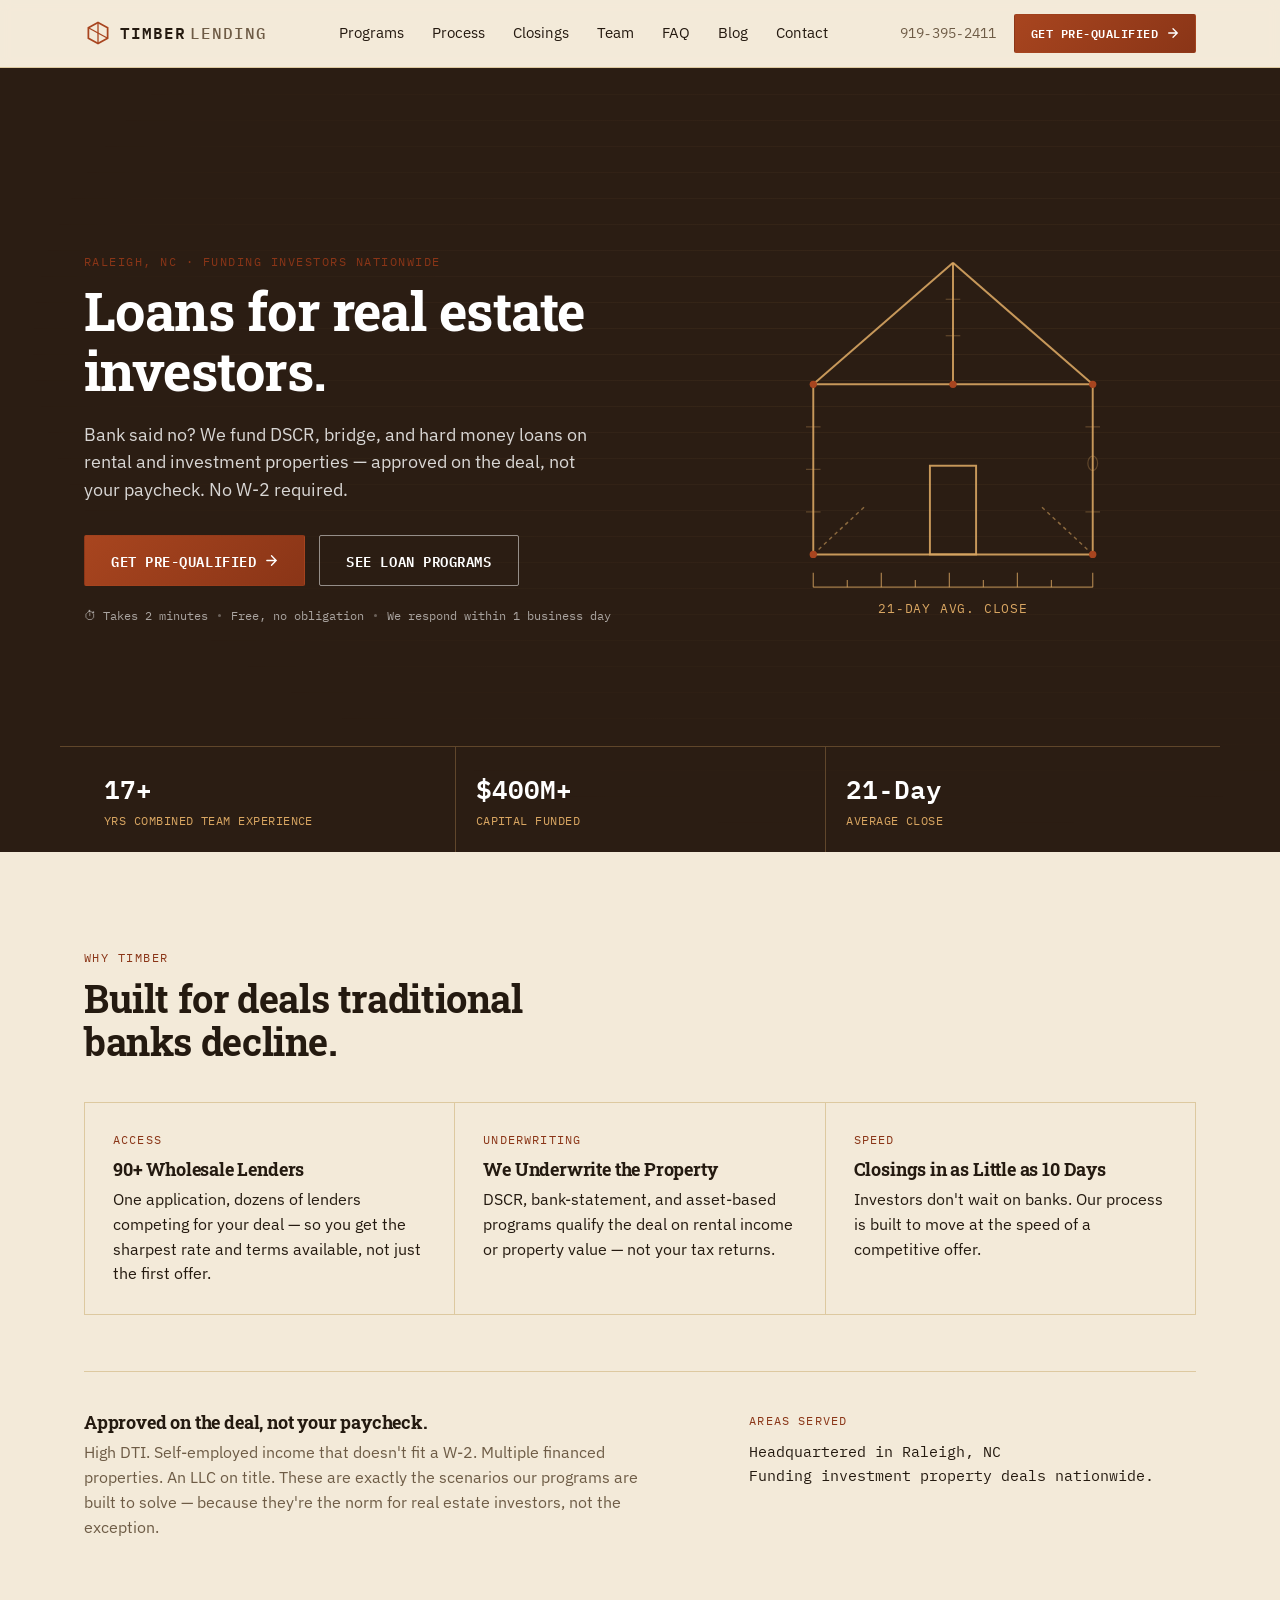
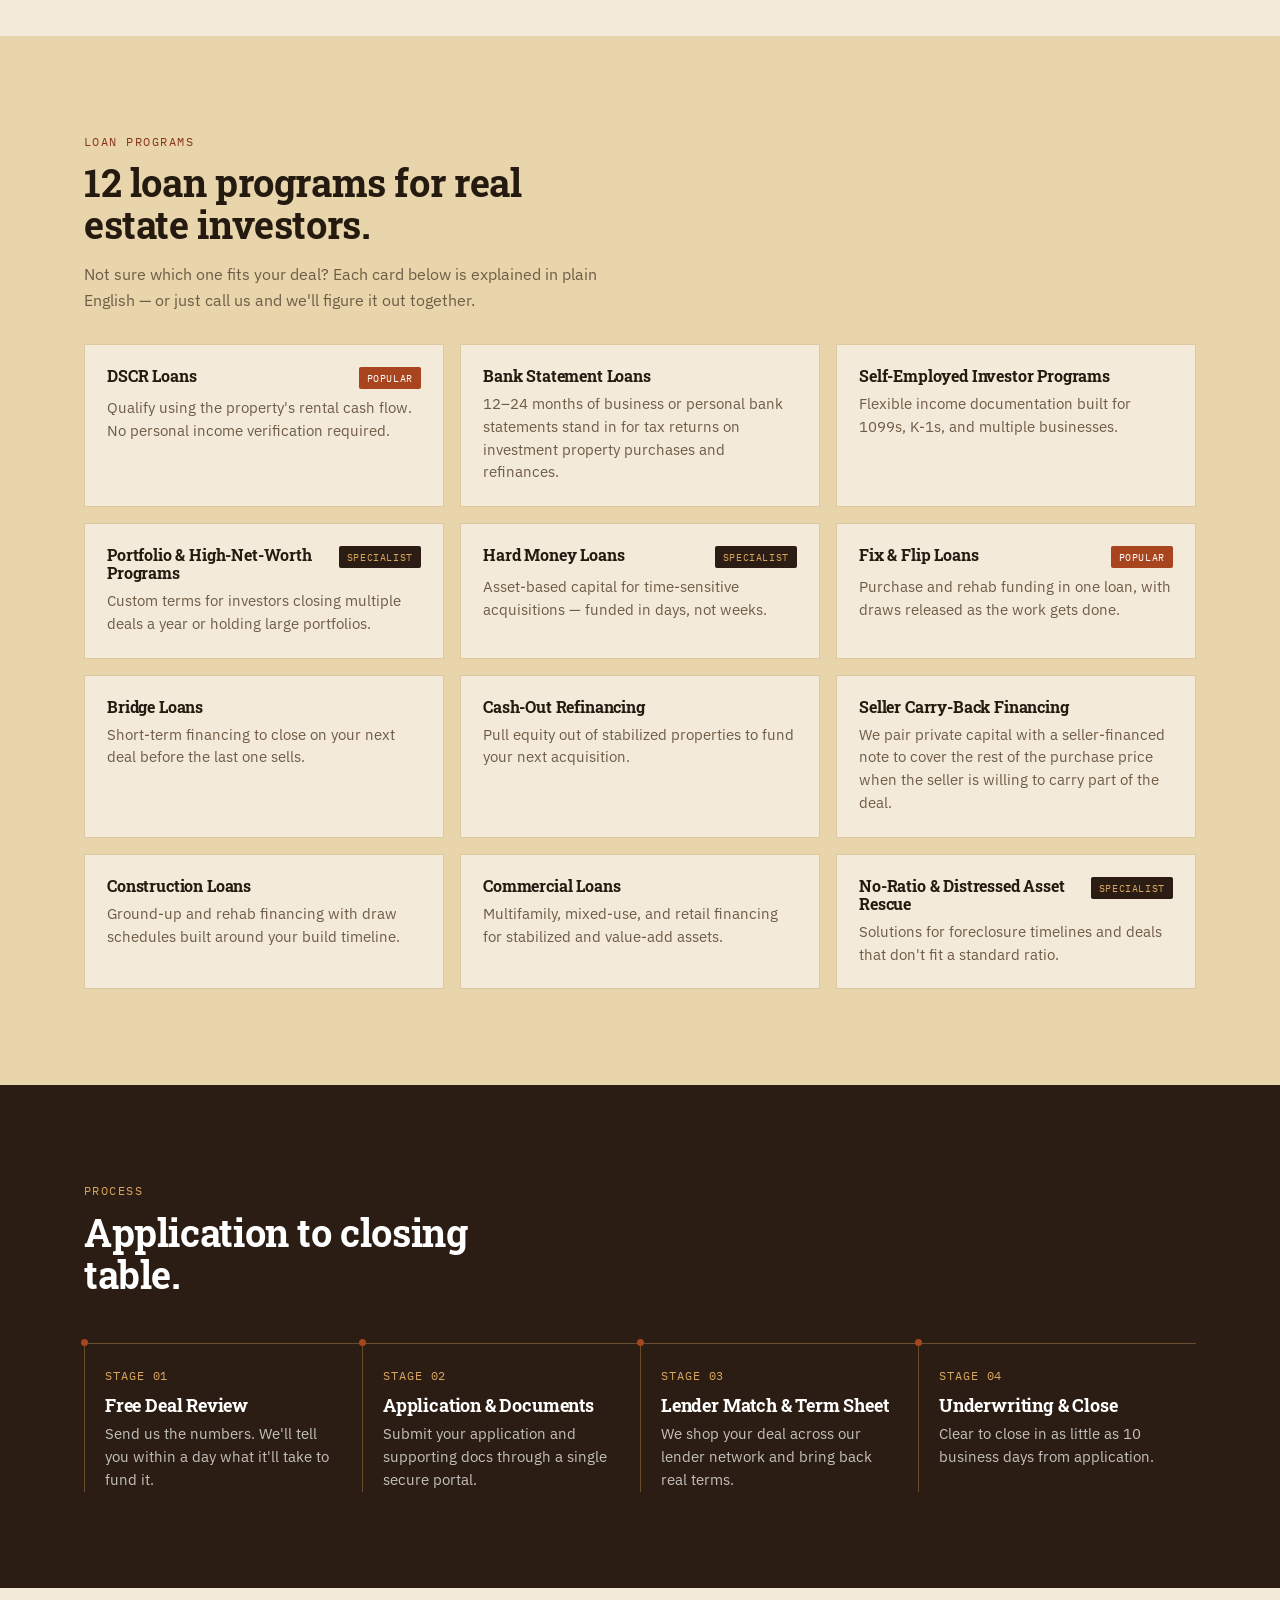
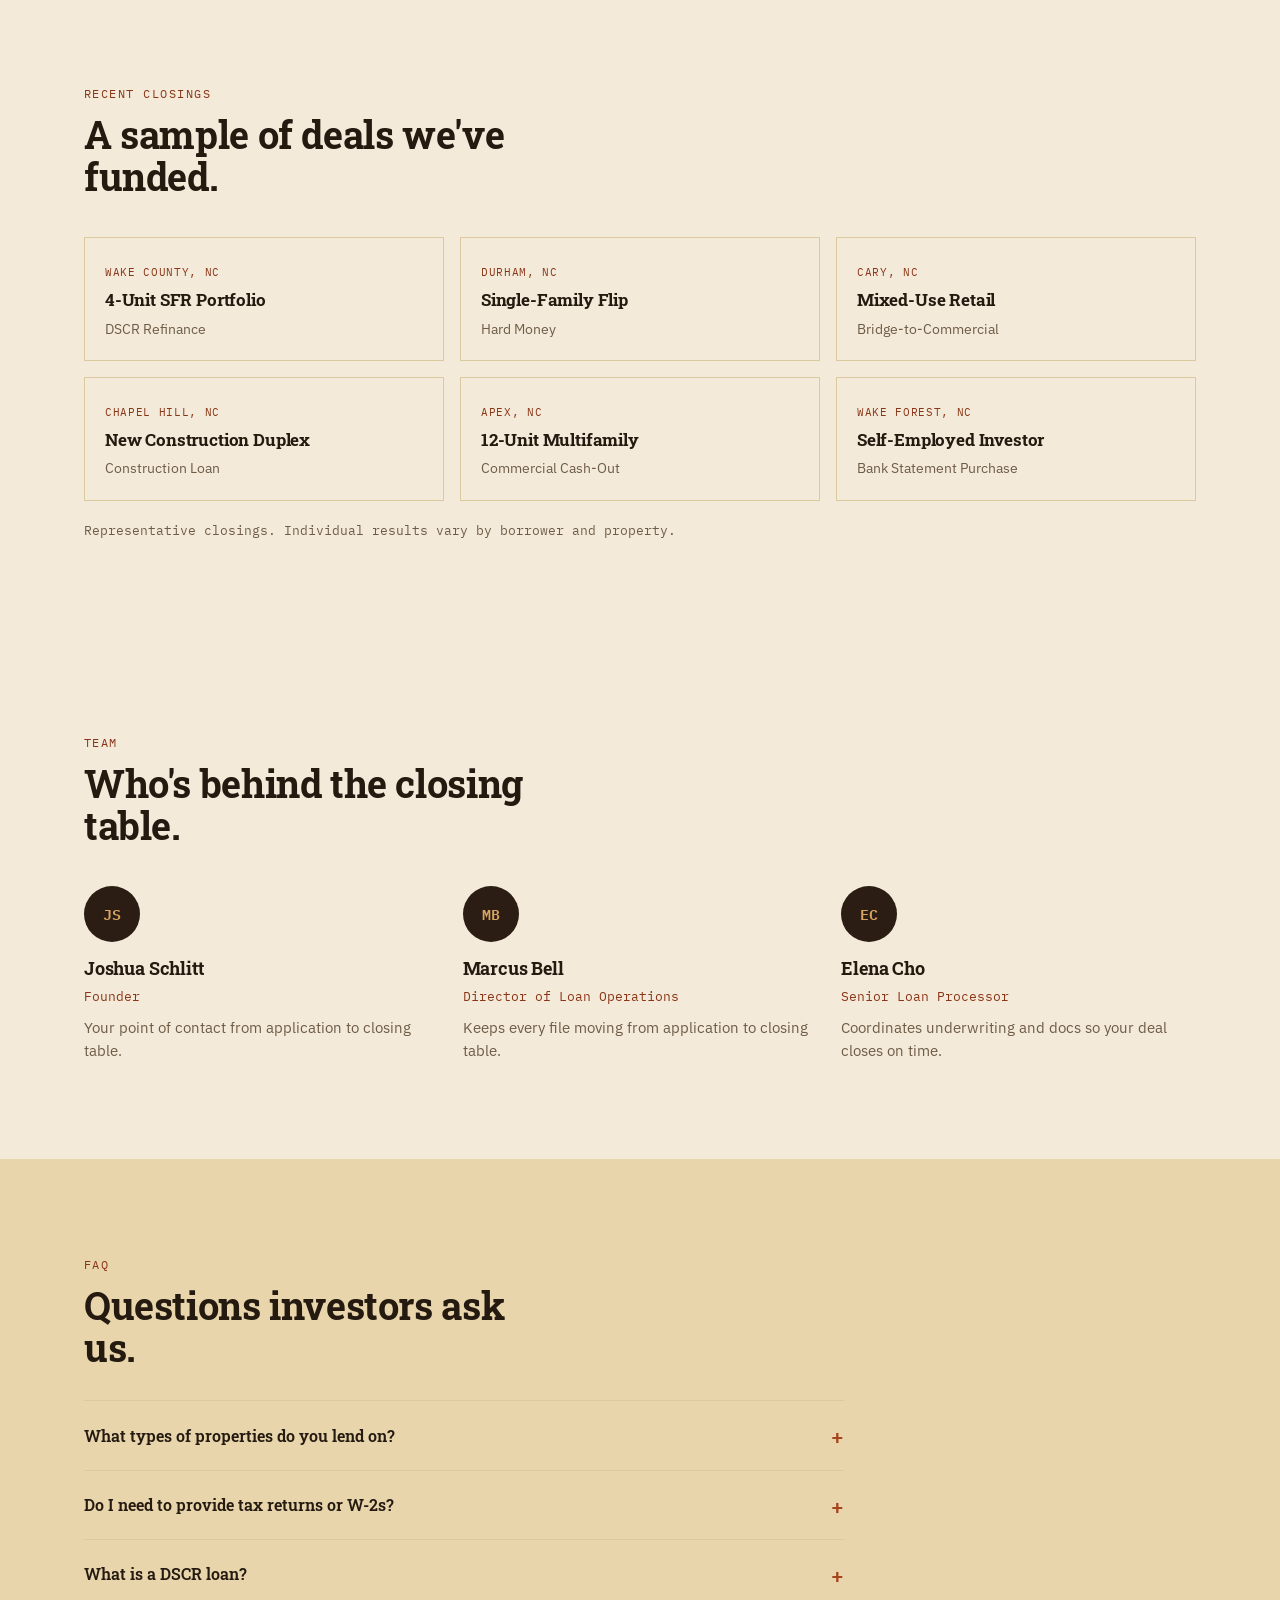
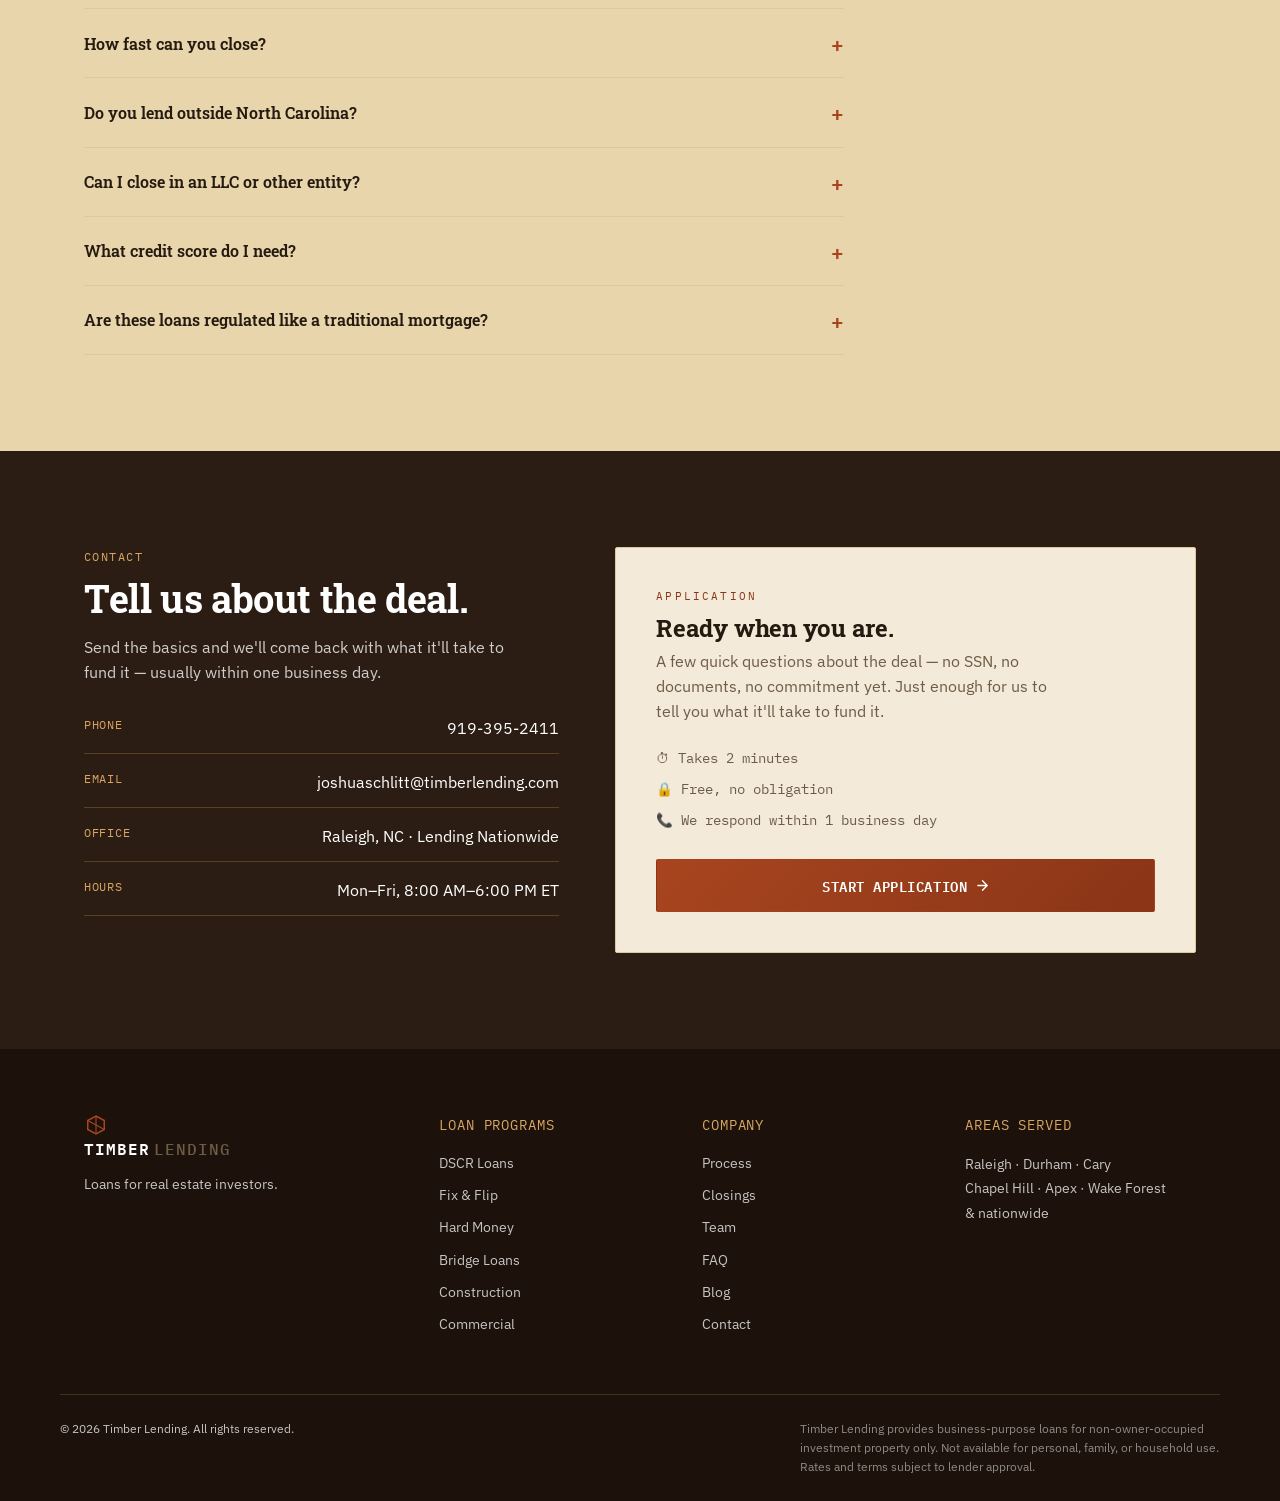
<file: index.html>
<!DOCTYPE html>
<html lang="en">
<head>
<meta charset="UTF-8">
<meta name="viewport" content="width=device-width, initial-scale=1.0">
<title>Timber Lending — Real Estate Investor Loans in Raleigh, NC</title>
<meta name="description" content="DSCR, hard money, fix &amp; flip &amp; bridge loans for real estate investors. Approved on the deal, not your paycheck. Raleigh, NC &mdash; funding nationwide.">
<meta name="robots" content="index, follow">
<link rel="canonical" href="https://timberlending.com/">
<meta name="theme-color" content="#2b1d13">
<meta name="geo.region" content="US-NC">
<meta name="geo.placename" content="Raleigh, North Carolina">
<meta name="geo.position" content="35.8536;-78.6427">
<meta name="ICBM" content="35.8536, -78.6427">

<meta property="og:type" content="website">
<meta property="og:site_name" content="Timber Lending">
<meta property="og:locale" content="en_US">
<meta property="og:title" content="Timber Lending — Real Estate Investor Loans in Raleigh, NC">
<meta property="og:description" content="DSCR, hard money, fix & flip, bridge, and construction loans for real estate investors. Approved on the deal, not your paycheck.">
<meta property="og:url" content="https://timberlending.com/">
<meta property="og:image" content="https://timberlending.com/og-image.png">
<meta property="og:image:width" content="1200">
<meta property="og:image:height" content="630">
<meta property="og:image:alt" content="Timber Lending — Loans for real estate investors">
<meta name="twitter:card" content="summary_large_image">
<meta name="twitter:title" content="Timber Lending — Real Estate Investor Loans in Raleigh, NC">
<meta name="twitter:description" content="DSCR, hard money, fix & flip, bridge, and construction loans for real estate investors. Approved on the deal, not your paycheck.">
<meta name="twitter:image" content="https://timberlending.com/og-image.png">

<link rel="icon" href="favicon.ico" sizes="any">
<link rel="icon" type="image/svg+xml" href="favicon.svg">
<link rel="icon" type="image/png" sizes="32x32" href="favicon-32x32.png">
<link rel="icon" type="image/png" sizes="16x16" href="favicon-16x16.png">
<link rel="apple-touch-icon" sizes="180x180" href="apple-touch-icon.png">
<link rel="manifest" href="site.webmanifest">
<link rel="preconnect" href="https://fonts.googleapis.com">
<link rel="preconnect" href="https://fonts.gstatic.com" crossorigin>
<link href="https://fonts.googleapis.com/css2?family=IBM+Plex+Mono:wght@400;500;600&family=IBM+Plex+Sans:wght@400;500;600;700&family=Roboto+Slab:wght@600;700;900&display=swap" rel="stylesheet">
<link rel="stylesheet" href="css/styles.css">
<script type="application/ld+json">
{
  "@context": "https://schema.org",
  "@type": "FinancialService",
  "name": "Timber Lending",
  "description": "DSCR, hard money, fix & flip, and bridge loans for real estate investors. Approved on the deal, not your paycheck. Based in Raleigh, NC, funding nationwide.",
  "url": "https://timberlending.com/",
  "telephone": "+1-919-395-2411",
  "email": "joshuaschlitt@timberlending.com",
  "address": {
    "@type": "PostalAddress",
    "addressLocality": "Raleigh",
    "addressRegion": "NC",
    "addressCountry": "US"
  },
  "areaServed": [
    { "@type": "City", "name": "Raleigh, NC" },
    { "@type": "City", "name": "Durham, NC" },
    { "@type": "City", "name": "Cary, NC" },
    { "@type": "City", "name": "Chapel Hill, NC" },
    { "@type": "City", "name": "Apex, NC" },
    { "@type": "City", "name": "Wake Forest, NC" },
    { "@type": "Country", "name": "United States" }
  ],
  "founder": {
    "@type": "Person",
    "name": "Joshua Schlitt"
  },
  "openingHoursSpecification": {
    "@type": "OpeningHoursSpecification",
    "dayOfWeek": ["Monday", "Tuesday", "Wednesday", "Thursday", "Friday"],
    "opens": "08:00",
    "closes": "18:00"
  }
}
</script>
<script type="application/ld+json">
{
  "@context": "https://schema.org",
  "@type": "FAQPage",
  "mainEntity": [
    {
      "@type": "Question",
      "name": "What types of properties do you lend on?",
      "acceptedAnswer": { "@type": "Answer", "text": "Non-owner-occupied investment property only — single-family rentals, small multifamily, mixed-use, and commercial. We do not offer owner-occupied residential mortgages." }
    },
    {
      "@type": "Question",
      "name": "Do I need to provide tax returns or W-2s?",
      "acceptedAnswer": { "@type": "Answer", "text": "Usually not. Most of our programs qualify the deal using rental cash flow (DSCR), bank statements, or the asset itself — not your personal income documentation." }
    },
    {
      "@type": "Question",
      "name": "What is a DSCR loan?",
      "acceptedAnswer": { "@type": "Answer", "text": "A DSCR loan qualifies you based on the property's rental income relative to its debt payments, rather than your personal income. If the property cash-flows, you qualify." }
    },
    {
      "@type": "Question",
      "name": "How fast can you close?",
      "acceptedAnswer": { "@type": "Answer", "text": "As fast as 10 business days on straightforward deals, with an average close of 21 days across all programs." }
    },
    {
      "@type": "Question",
      "name": "Do you lend outside North Carolina?",
      "acceptedAnswer": { "@type": "Answer", "text": "Yes. We're headquartered in Raleigh but fund investment property deals nationwide." }
    },
    {
      "@type": "Question",
      "name": "Can I close in an LLC or other entity?",
      "acceptedAnswer": { "@type": "Answer", "text": "Yes — most of our investors vest title in an LLC, corporation, or trust. Entity vesting is standard for business-purpose lending." }
    },
    {
      "@type": "Question",
      "name": "What credit score do I need?",
      "acceptedAnswer": { "@type": "Answer", "text": "It varies by program. DSCR and bank-statement loans typically start in the 660s; hard money and bridge loans weigh the deal and exit strategy more heavily than credit alone." }
    },
    {
      "@type": "Question",
      "name": "Are these loans regulated like a traditional mortgage?",
      "acceptedAnswer": { "@type": "Answer", "text": "No. These are business-purpose loans for investment property, not consumer mortgages, so they fall outside typical NMLS licensing requirements that apply to owner-occupied home loans." }
    }
  ]
}
</script>
<script type="application/ld+json">
{
  "@context": "https://schema.org",
  "@type": "BreadcrumbList",
  "itemListElement": [
    { "@type": "ListItem", "position": 1, "name": "Home", "item": "https://timberlending.com/" }
  ]
}
</script>
</head>
<body>

<a class="skip-link" href="#main">Skip to content</a>

<header class="site-header">
  <div class="container header-inner">
    <a href="#top" class="logo">
      <span class="logo-mark" aria-hidden="true">
        <svg viewBox="0 0 32 32" width="28" height="28">
          <polygon points="16,4 27,10 27,22 16,28 5,22 5,10" fill="none" stroke="currentColor" stroke-width="2"/>
          <line x1="16" y1="4" x2="16" y2="28" stroke="currentColor" stroke-width="1.5"/>
          <line x1="5" y1="10" x2="27" y2="22" stroke="currentColor" stroke-width="1.5"/>
        </svg>
      </span>
      <span class="logo-text">TIMBER<span class="logo-sub">LENDING</span></span>
    </a>

    <nav class="site-nav" id="site-nav">
      <a href="#programs">Programs</a>
      <a href="#process">Process</a>
      <a href="#closings">Closings</a>
      <a href="#team">Team</a>
      <a href="#faq">FAQ</a>
      <a href="blog/">Blog</a>
      <a href="#contact">Contact</a>
    </nav>

    <div class="header-actions">
      <a href="tel:9193952411" class="header-phone">919&#8209;395&#8209;2411</a>
      <a href="#contact" class="btn btn-primary btn-sm btn-apply js-apply-trigger"><span class="btn-full">Get Pre-Qualified</span><span class="btn-short">Apply</span><svg viewBox="0 0 14 14" fill="none" width="12" height="12" class="btn-arrow" aria-hidden="true"><path d="M2 7h10M7 2l5 5-5 5" stroke="currentColor" stroke-width="1.5" stroke-linecap="round"/></svg></a>
      <button class="nav-toggle" id="nav-toggle" aria-expanded="false" aria-controls="site-nav" aria-label="Toggle navigation menu">
        <span></span><span></span><span></span>
      </button>
    </div>
  </div>
</header>

<main id="main">

  <!-- HERO -->
  <section class="hero" id="top">
    <div class="hero-grid-bg" aria-hidden="true"></div>
    <div class="container hero-inner">
      <div class="hero-copy">
        <p class="eyebrow">Raleigh, NC &middot; Funding Investors Nationwide</p>
        <h1>Loans for real&nbsp;estate investors.</h1>
        <p class="hero-lede">Bank said no? We fund DSCR, bridge, and hard money loans on rental and investment properties — approved on the deal, not your paycheck. No W-2 required.</p>
        <div class="hero-actions">
          <a href="#contact" class="btn btn-primary btn-apply js-apply-trigger">Get Pre-Qualified<svg viewBox="0 0 14 14" fill="none" width="13" height="13" class="btn-arrow" aria-hidden="true"><path d="M2 7h10M7 2l5 5-5 5" stroke="currentColor" stroke-width="1.5" stroke-linecap="round"/></svg></a>
          <a href="#programs" class="btn btn-secondary">See Loan Programs</a>
        </div>
        <p class="hero-trust">
          <span>⏱ Takes 2 minutes</span>
          <span class="trust-dot" aria-hidden="true"></span>
          <span>Free, no obligation</span>
          <span class="trust-dot" aria-hidden="true"></span>
          <span>We respond within 1 business day</span>
        </p>
      </div>

      <div class="hero-figure" aria-hidden="true">
        <svg viewBox="0 0 400 400" class="frame-svg">
          <!-- roof -->
          <line x1="200" y1="55" x2="85" y2="155" class="beam-line"/>
          <line x1="200" y1="55" x2="315" y2="155" class="beam-line"/>
          <!-- top plate -->
          <line x1="85" y1="155" x2="315" y2="155" class="beam-line"/>
          <!-- king post -->
          <line x1="200" y1="55" x2="200" y2="155" class="beam-line"/>
          <!-- corner posts -->
          <line x1="85" y1="155" x2="85" y2="295" class="beam-line"/>
          <line x1="315" y1="155" x2="315" y2="295" class="beam-line"/>
          <!-- sill -->
          <line x1="85" y1="295" x2="315" y2="295" class="beam-line"/>
          <!-- knee braces -->
          <line x1="85" y1="295" x2="128" y2="255" class="mortise-line"/>
          <line x1="315" y1="295" x2="272" y2="255" class="mortise-line"/>
          <!-- door frame -->
          <rect x="181" y="222" width="38" height="73" class="beam-line"/>
          <!-- grain texture -->
          <line x1="79" y1="190" x2="91" y2="190" class="grain-tex"/>
          <line x1="79" y1="225" x2="91" y2="225" class="grain-tex"/>
          <line x1="79" y1="260" x2="91" y2="260" class="grain-tex"/>
          <line x1="309" y1="190" x2="321" y2="190" class="grain-tex"/>
          <ellipse cx="315" cy="220" rx="4" ry="6" class="grain-tex"/>
          <line x1="309" y1="260" x2="321" y2="260" class="grain-tex"/>
          <line x1="194" y1="85" x2="206" y2="85" class="grain-tex"/>
          <line x1="194" y1="115" x2="206" y2="115" class="grain-tex"/>
          <!-- pegged joints -->
          <circle cx="85" cy="155" r="3" class="peg-dot"/>
          <circle cx="315" cy="155" r="3" class="peg-dot"/>
          <circle cx="200" cy="155" r="3" class="peg-dot"/>
          <circle cx="85" cy="295" r="3" class="peg-dot"/>
          <circle cx="315" cy="295" r="3" class="peg-dot"/>
          <line x1="85" y1="322" x2="315" y2="322" class="tape-line"/>
          <line x1="85" y1="310" x2="85" y2="322" class="tape-tick"/>
          <line x1="113" y1="316" x2="113" y2="322" class="tape-tick"/>
          <line x1="141" y1="310" x2="141" y2="322" class="tape-tick"/>
          <line x1="169" y1="316" x2="169" y2="322" class="tape-tick"/>
          <line x1="197" y1="310" x2="197" y2="322" class="tape-tick"/>
          <line x1="225" y1="316" x2="225" y2="322" class="tape-tick"/>
          <line x1="253" y1="310" x2="253" y2="322" class="tape-tick"/>
          <line x1="281" y1="316" x2="281" y2="322" class="tape-tick"/>
          <line x1="315" y1="310" x2="315" y2="322" class="tape-tick"/>
          <text x="200" y="343" text-anchor="middle" class="frame-label">21&#8209;DAY AVG. CLOSE</text>
        </svg>
      </div>
    </div>

    <div class="dim-bar container">
      <div class="dim-stat">
        <span class="dim-num">17+</span>
        <span class="dim-label">Yrs Combined Team Experience</span>
      </div>
      <div class="dim-stat">
        <span class="dim-num">$400M+</span>
        <span class="dim-label">Capital Funded</span>
      </div>
      <div class="dim-stat">
        <span class="dim-num">21&#8209;Day</span>
        <span class="dim-label">Average Close</span>
      </div>
    </div>
  </section>

  <!-- WHY -->
  <section class="section why" id="why">
    <div class="container">
      <p class="eyebrow">Why Timber</p>
      <h2>Built for deals traditional banks decline.</h2>
      <div class="why-grid">
        <div class="spec-card">
          <p class="spec-tag">Access</p>
          <h3>90+ Wholesale Lenders</h3>
          <p>One application, dozens of lenders competing for your deal — so you get the sharpest rate and terms available, not just the first offer.</p>
        </div>
        <div class="spec-card">
          <p class="spec-tag">Underwriting</p>
          <h3>We Underwrite the Property</h3>
          <p>DSCR, bank-statement, and asset-based programs qualify the deal on rental income or property value — not your tax returns.</p>
        </div>
        <div class="spec-card">
          <p class="spec-tag">Speed</p>
          <h3>Closings in as Little as 10 Days</h3>
          <p>Investors don't wait on banks. Our process is built to move at the speed of a competitive offer.</p>
        </div>
      </div>

      <div class="approach">
        <div class="approach-copy">
          <h3>Approved on the deal, not your paycheck.</h3>
          <p>High DTI. Self-employed income that doesn't fit a W-2. Multiple financed properties. An LLC on title. These are exactly the scenarios our programs are built to solve — because they're the norm for real estate investors, not the exception.</p>
        </div>
        <div class="approach-meta">
          <p class="spec-tag">Areas Served</p>
          <p class="approach-location">Headquartered in Raleigh, NC<br>Funding investment property deals nationwide.</p>
        </div>
      </div>
    </div>
  </section>

  <!-- LOAN PROGRAMS -->
  <section class="section programs" id="programs">
    <div class="container">
      <p class="eyebrow">Loan Programs</p>
      <h2>12 loan programs for real estate investors.</h2>
      <p class="programs-intro">Not sure which one fits your deal? Each card below is explained in plain English — or just call us and we'll figure it out together.</p>
      <div class="programs-grid">

        <article class="program-card">
          <div class="program-head"><h3>DSCR Loans</h3><span class="badge badge-popular">Popular</span></div>
          <p>Qualify using the property's rental cash flow. No personal income verification required.</p>
        </article>

        <article class="program-card">
          <div class="program-head"><h3>Bank Statement Loans</h3></div>
          <p>12–24 months of business or personal bank statements stand in for tax returns on investment property purchases and refinances.</p>
        </article>

        <article class="program-card">
          <div class="program-head"><h3>Self-Employed Investor Programs</h3></div>
          <p>Flexible income documentation built for 1099s, K-1s, and multiple businesses.</p>
        </article>

        <article class="program-card">
          <div class="program-head"><h3>Portfolio &amp; High-Net-Worth Programs</h3><span class="badge badge-specialist">Specialist</span></div>
          <p>Custom terms for investors closing multiple deals a year or holding large portfolios.</p>
        </article>

        <article class="program-card">
          <div class="program-head"><h3>Hard Money Loans</h3><span class="badge badge-specialist">Specialist</span></div>
          <p>Asset-based capital for time-sensitive acquisitions — funded in days, not weeks.</p>
        </article>

        <article class="program-card">
          <div class="program-head"><h3>Fix &amp; Flip Loans</h3><span class="badge badge-popular">Popular</span></div>
          <p>Purchase and rehab funding in one loan, with draws released as the work gets done.</p>
        </article>

        <article class="program-card">
          <div class="program-head"><h3>Bridge Loans</h3></div>
          <p>Short-term financing to close on your next deal before the last one sells.</p>
        </article>

        <article class="program-card">
          <div class="program-head"><h3>Cash-Out Refinancing</h3></div>
          <p>Pull equity out of stabilized properties to fund your next acquisition.</p>
        </article>

        <article class="program-card">
          <div class="program-head"><h3>Seller Carry-Back Financing</h3></div>
          <p>We pair private capital with a seller-financed note to cover the rest of the purchase price when the seller is willing to carry part of the deal.</p>
        </article>

        <article class="program-card">
          <div class="program-head"><h3>Construction Loans</h3></div>
          <p>Ground-up and rehab financing with draw schedules built around your build timeline.</p>
        </article>

        <article class="program-card">
          <div class="program-head"><h3>Commercial Loans</h3></div>
          <p>Multifamily, mixed-use, and retail financing for stabilized and value-add assets.</p>
        </article>

        <article class="program-card">
          <div class="program-head"><h3>No-Ratio &amp; Distressed Asset Rescue</h3><span class="badge badge-specialist">Specialist</span></div>
          <p>Solutions for foreclosure timelines and deals that don't fit a standard ratio.</p>
        </article>

      </div>
    </div>
  </section>

  <!-- PROCESS -->
  <section class="section process" id="process">
    <div class="container">
      <p class="eyebrow eyebrow-light">Process</p>
      <h2 class="light">Application to closing table.</h2>

      <ol class="timeline">
        <li class="timeline-stop">
          <span class="timeline-stage">Stage 01</span>
          <h3>Free Deal Review</h3>
          <p>Send us the numbers. We'll tell you within a day what it'll take to fund it.</p>
        </li>
        <li class="timeline-stop">
          <span class="timeline-stage">Stage 02</span>
          <h3>Application &amp; Documents</h3>
          <p>Submit your application and supporting docs through a single secure portal.</p>
        </li>
        <li class="timeline-stop">
          <span class="timeline-stage">Stage 03</span>
          <h3>Lender Match &amp; Term Sheet</h3>
          <p>We shop your deal across our lender network and bring back real terms.</p>
        </li>
        <li class="timeline-stop">
          <span class="timeline-stage">Stage 04</span>
          <h3>Underwriting &amp; Close</h3>
          <p>Clear to close in as little as 10 business days from application.</p>
        </li>
      </ol>
    </div>
  </section>

  <!-- RECENT CLOSINGS -->
  <section class="section closings" id="closings">
    <div class="container">
      <p class="eyebrow">Recent Closings</p>
      <h2>A sample of deals we've funded.</h2>
      <!-- Placeholder illustrative examples — replace with real, verifiable closed-deal data before launch. -->
      <div class="closings-grid">
        <div class="closing-card"><span class="closing-loc">Wake County, NC</span><h3>4-Unit SFR Portfolio</h3><p class="closing-type">DSCR Refinance</p></div>
        <div class="closing-card"><span class="closing-loc">Durham, NC</span><h3>Single-Family Flip</h3><p class="closing-type">Hard Money</p></div>
        <div class="closing-card"><span class="closing-loc">Cary, NC</span><h3>Mixed-Use Retail</h3><p class="closing-type">Bridge-to-Commercial</p></div>
        <div class="closing-card"><span class="closing-loc">Chapel Hill, NC</span><h3>New Construction Duplex</h3><p class="closing-type">Construction Loan</p></div>
        <div class="closing-card"><span class="closing-loc">Apex, NC</span><h3>12-Unit Multifamily</h3><p class="closing-type">Commercial Cash-Out</p></div>
        <div class="closing-card"><span class="closing-loc">Wake Forest, NC</span><h3>Self-Employed Investor</h3><p class="closing-type">Bank Statement Purchase</p></div>
      </div>
      <p class="closings-note">Representative closings. Individual results vary by borrower and property.</p>
    </div>
  </section>

  <!-- TEAM -->
  <section class="section team" id="team">
    <div class="container">
      <p class="eyebrow">Team</p>
      <h2>Who's behind the closing table.</h2>
      <div class="team-grid">
        <div class="team-card">
          <div class="team-badge" data-initials="JS" aria-hidden="true"></div>
          <h3>Joshua Schlitt</h3>
          <p class="team-title">Founder</p>
          <p>Your point of contact from application to closing table.</p>
        </div>
        <div class="team-card">
          <div class="team-badge" data-initials="MB" aria-hidden="true"></div>
          <h3>Marcus Bell</h3>
          <p class="team-title">Director of Loan Operations</p>
          <p>Keeps every file moving from application to closing table.</p>
        </div>
        <div class="team-card">
          <div class="team-badge" data-initials="EC" aria-hidden="true"></div>
          <h3>Elena Cho</h3>
          <p class="team-title">Senior Loan Processor</p>
          <p>Coordinates underwriting and docs so your deal closes on time.</p>
        </div>
      </div>
    </div>
  </section>

  <!-- FAQ -->
  <section class="section faq" id="faq">
    <div class="container">
      <p class="eyebrow">FAQ</p>
      <h2>Questions investors ask us.</h2>
      <div class="faq-list">
        <details class="faq-item">
          <summary>What types of properties do you lend on?</summary>
          <p>Non-owner-occupied investment property only — single-family rentals, small multifamily, mixed-use, and commercial. We do not offer owner-occupied residential mortgages.</p>
        </details>
        <details class="faq-item">
          <summary>Do I need to provide tax returns or W-2s?</summary>
          <p>Usually not. Most of our programs qualify the deal using rental cash flow (DSCR), bank statements, or the asset itself — not your personal income documentation.</p>
        </details>
        <details class="faq-item">
          <summary>What is a DSCR loan?</summary>
          <p>A DSCR loan qualifies you based on the property's rental income relative to its debt payments, rather than your personal income. If the property cash-flows, you qualify.</p>
        </details>
        <details class="faq-item">
          <summary>How fast can you close?</summary>
          <p>As fast as 10 business days on straightforward deals, with an average close of 21 days across all programs.</p>
        </details>
        <details class="faq-item">
          <summary>Do you lend outside North Carolina?</summary>
          <p>Yes. We're headquartered in Raleigh but fund investment property deals nationwide.</p>
        </details>
        <details class="faq-item">
          <summary>Can I close in an LLC or other entity?</summary>
          <p>Yes — most of our investors vest title in an LLC, corporation, or trust. Entity vesting is standard for business-purpose lending.</p>
        </details>
        <details class="faq-item">
          <summary>What credit score do I need?</summary>
          <p>It varies by program. DSCR and bank-statement loans typically start in the 660s; hard money and bridge loans weigh the deal and exit strategy more heavily than credit alone.</p>
        </details>
        <details class="faq-item">
          <summary>Are these loans regulated like a traditional mortgage?</summary>
          <p>No. These are business-purpose loans for investment property, not consumer mortgages, so they fall outside typical NMLS licensing requirements that apply to owner-occupied home loans.</p>
        </details>
      </div>
    </div>
  </section>

  <!-- CONTACT -->
  <section class="section contact" id="contact">
    <div class="container contact-inner">
      <div class="contact-info">
        <p class="eyebrow eyebrow-light">Contact</p>
        <h2 class="light">Tell us about the deal.</h2>
        <p class="contact-lede">Send the basics and we'll come back with what it'll take to fund it — usually within one business day.</p>

        <dl class="contact-details">
          <div><dt>Phone</dt><dd><a href="tel:9193952411">919&#8209;395&#8209;2411</a></dd></div>
          <div><dt>Email</dt><dd><a href="mailto:joshuaschlitt@timberlending.com">joshuaschlitt@timberlending.com</a></dd></div>
          <div><dt>Office</dt><dd>Raleigh, NC &middot; Lending Nationwide</dd></div>
          <div><dt>Hours</dt><dd>Mon&ndash;Fri, 8:00 AM&ndash;6:00 PM ET</dd></div>
        </dl>
      </div>

      <div class="contact-cta">
        <p class="cta-eyebrow">Application</p>
        <h3>Ready when you are.</h3>
        <p class="cta-copy">A few quick questions about the deal — no SSN, no documents, no commitment yet. Just enough for us to tell you what it'll take to fund it.</p>
        <ul class="cta-points">
          <li>⏱ Takes 2 minutes</li>
          <li>🔒 Free, no obligation</li>
          <li>📞 We respond within 1 business day</li>
        </ul>
        <button type="button" class="btn btn-primary btn-apply btn-block js-apply-trigger">Start Application<svg viewBox="0 0 14 14" fill="none" width="13" height="13" class="btn-arrow" aria-hidden="true"><path d="M2 7h10M7 2l5 5-5 5" stroke="currentColor" stroke-width="1.5" stroke-linecap="round"/></svg></button>
      </div>
    </div>
  </section>

</main>

<!-- APPLICATION MODAL -->
<div class="modal-overlay" id="applyModalOverlay" role="dialog" aria-modal="true" aria-labelledby="applyModalTitle">
  <div class="modal-box" id="applyModalBox">
    <h2 id="applyModalTitle" class="sr-only">Loan Pre-Qualification Application</h2>

    <form class="contact-form" id="contact-form" action="https://api.web3forms.com/submit" method="POST" novalidate>
      <input type="hidden" name="access_key" value="ed79c13b-c08c-4420-9292-2c9199e177c3">
      <input type="hidden" name="subject" value="New application from Timber Lending website">
      <input type="checkbox" name="botcheck" class="honeypot" tabindex="-1" autocomplete="off">
      <input type="hidden" name="form_loaded_at" id="form_loaded_at" value="">

      <div class="wizard-head">
        <p class="wizard-step-label" id="wizardStepLabel">Step 1 of 4</p>
        <div class="wizard-progress" aria-hidden="true"><div class="wizard-progress-fill" id="wizardProgressFill"></div></div>
        <button type="button" class="modal-close" id="applyModalCloseBtn" aria-label="Close application form">&#x2715;</button>
      </div>

      <div class="wizard-body">
        <div class="wizard-step active" data-step="1">
          <p class="wizard-step-title"><svg viewBox="0 0 20 20" width="18" height="18" fill="none" aria-hidden="true"><path d="M5 2h7l3 3v13H5V2Z" stroke="currentColor" stroke-width="1.4" stroke-linejoin="round"/><path d="M12 2v3h3" stroke="currentColor" stroke-width="1.4" stroke-linejoin="round"/><path d="M7.5 10h5M7.5 13h5" stroke="currentColor" stroke-width="1.2" stroke-linecap="round"/></svg>What are you financing?</p>
          <label for="loan_type">Loan Program</label>
          <select id="loan_type" name="loan_type" required>
            <option value="" disabled selected>Select the program that fits your deal</option>
            <option>DSCR Loans</option>
            <option>Bank Statement Loans</option>
            <option>Self-Employed Investor Programs</option>
            <option>Portfolio &amp; High-Net-Worth Programs</option>
            <option>Hard Money Loans</option>
            <option>Fix &amp; Flip Loans</option>
            <option>Bridge Loans</option>
            <option>Cash-Out Refinancing</option>
            <option>Seller Carry-Back Financing</option>
            <option>Construction Loans</option>
            <option>Commercial Loans</option>
            <option>No-Ratio &amp; Distressed Asset Rescue</option>
            <option>Not sure yet</option>
          </select>
          <label for="purpose">Purchase or Refinance</label>
          <select id="purpose" name="purpose" required>
            <option value="" disabled selected>Select one</option>
            <option>Purchase</option>
            <option>Refinance</option>
            <option>Cash-Out Refinance</option>
            <option>Not sure yet</option>
          </select>
        </div>

        <div class="wizard-step" data-step="2">
          <p class="wizard-step-title"><svg viewBox="0 0 20 20" width="18" height="18" fill="none" aria-hidden="true"><path d="M3 9.5 10 3l7 6.5" stroke="currentColor" stroke-width="1.4" stroke-linecap="round" stroke-linejoin="round"/><path d="M5 8.5V17h10V8.5" stroke="currentColor" stroke-width="1.4" stroke-linejoin="round"/><path d="M8.5 17v-5h3v5" stroke="currentColor" stroke-width="1.4" stroke-linejoin="round"/></svg>Tell us about the property</p>
          <div class="form-row">
            <div>
              <label for="property_state">Property State</label>
              <input type="text" id="property_state" name="property_state" placeholder="e.g. NC" required>
            </div>
            <div>
              <label for="property_type">Property Type</label>
              <select id="property_type" name="property_type" required>
                <option value="" disabled selected>Select one</option>
                <option>Single-Family Rental</option>
                <option>Small Multifamily (2&ndash;4 Units)</option>
                <option>Multifamily (5+ Units)</option>
                <option>Mixed-Use</option>
                <option>Commercial</option>
                <option>Other</option>
              </select>
            </div>
          </div>
          <div class="form-row">
            <div>
              <label for="property_value">Est. Purchase Price / Value</label>
              <input type="text" id="property_value" name="property_value" placeholder="e.g. $450,000" required>
            </div>
            <div>
              <label for="loan_amount">Est. Loan Amount</label>
              <input type="text" id="loan_amount" name="loan_amount" placeholder="e.g. $360,000" required>
            </div>
          </div>
        </div>

        <div class="wizard-step" data-step="3">
          <p class="wizard-step-title"><svg viewBox="0 0 20 20" width="18" height="18" fill="none" aria-hidden="true"><path d="M4 16V10M10 16V4M16 16v-7" stroke="currentColor" stroke-width="1.6" stroke-linecap="round"/></svg>A bit about your situation</p>
          <div class="form-row">
            <div>
              <label for="credit_range">Est. Credit Score</label>
              <select id="credit_range" name="credit_range" required>
                <option value="" disabled selected>Select a range</option>
                <option>760+</option>
                <option>720&ndash;759</option>
                <option>680&ndash;719</option>
                <option>640&ndash;679</option>
                <option>Below 640</option>
                <option>Not sure</option>
              </select>
            </div>
            <div>
              <label for="timeline">Timeline</label>
              <select id="timeline" name="timeline" required>
                <option value="" disabled selected>Select one</option>
                <option>As soon as possible</option>
                <option>1&ndash;3 months</option>
                <option>3&ndash;6 months</option>
                <option>Just exploring options</option>
              </select>
            </div>
          </div>
          <label for="message">Anything else we should know? (optional)</label>
          <textarea id="message" name="message" rows="3" placeholder="Purchase price, timeline, or questions…"></textarea>
        </div>

        <div class="wizard-step" data-step="4">
          <p class="wizard-step-title"><svg viewBox="0 0 20 20" width="18" height="18" fill="none" aria-hidden="true"><rect x="2.5" y="4.5" width="15" height="11" rx="1" stroke="currentColor" stroke-width="1.4"/><path d="M3 5.5 10 11l7-5.5" stroke="currentColor" stroke-width="1.4" stroke-linecap="round" stroke-linejoin="round"/></svg>Almost done — how do we reach you?</p>
          <label for="name">Full Name</label>
          <input type="text" id="name" name="name" autocomplete="name" required>
          <div class="form-row">
            <div>
              <label for="email">Email</label>
              <input type="email" id="email" name="email" autocomplete="email" required>
            </div>
            <div>
              <label for="phone">Phone</label>
              <input type="tel" id="phone" name="phone" autocomplete="tel" required>
            </div>
          </div>
        </div>
      </div>

      <div class="wizard-foot">
        <div class="wizard-actions">
          <button type="button" class="btn btn-secondary" id="wizardBackBtn" style="display:none;">Back</button>
          <button type="button" class="btn btn-primary btn-apply" id="wizardNextBtn">Continue<svg viewBox="0 0 14 14" fill="none" width="13" height="13" class="btn-arrow" aria-hidden="true"><path d="M2 7h10M7 2l5 5-5 5" stroke="currentColor" stroke-width="1.5" stroke-linecap="round"/></svg></button>
          <button type="submit" class="btn btn-primary btn-apply" id="wizardSubmitBtn" style="display:none;">Submit Application</button>
        </div>
        <p class="form-trust">🔒 Your info goes only to our team — never sold, never shared. No obligation to proceed.</p>
        <p class="form-status" id="form-status" role="status" aria-live="polite"></p>
      </div>
    </form>

    <div class="wizard-success" id="wizardSuccess" hidden>
      <div class="success-icon" aria-hidden="true">
        <svg viewBox="0 0 24 24" width="26" height="26" fill="none"><path d="M5 13l4 4L19 7" stroke="currentColor" stroke-width="2" stroke-linecap="round" stroke-linejoin="round"/></svg>
      </div>
      <p class="success-eyebrow">Application Received</p>
      <h3>Thanks — you're on the list.</h3>
      <p class="success-copy">We'll review the numbers and reach out at the email or phone you gave us — usually within one business day. Have a question now? Reach us directly:</p>
      <div class="success-actions">
        <a href="tel:9193952411" class="btn btn-primary"><svg viewBox="0 0 20 20" width="15" height="15" fill="none" aria-hidden="true"><path d="M4 3h3l1.5 4L6.5 8.5a10 10 0 0 0 5 5L13 11.5l4 1.5v3a1.5 1.5 0 0 1-1.6 1.5A14 14 0 0 1 3 4.6 1.5 1.5 0 0 1 4 3Z" stroke="currentColor" stroke-width="1.4" stroke-linejoin="round"/></svg>Call</a>
        <a href="sms:9193952411" class="btn btn-secondary"><svg viewBox="0 0 20 20" width="15" height="15" fill="none" aria-hidden="true"><path d="M3 4.5h14a1 1 0 0 1 1 1V13a1 1 0 0 1-1 1H8l-4 3v-3H3a1 1 0 0 1-1-1V5.5a1 1 0 0 1 1-1Z" stroke="currentColor" stroke-width="1.4" stroke-linejoin="round"/></svg>Text</a>
        <a href="mailto:joshuaschlitt@timberlending.com" class="btn btn-secondary"><svg viewBox="0 0 20 20" width="15" height="15" fill="none" aria-hidden="true"><rect x="2.5" y="4.5" width="15" height="11" rx="1" stroke="currentColor" stroke-width="1.4"/><path d="M3 5.5 10 11l7-5.5" stroke="currentColor" stroke-width="1.4" stroke-linecap="round" stroke-linejoin="round"/></svg>Email</a>
      </div>
      <button type="button" class="success-done" id="wizardDoneBtn">Done, close this window</button>
    </div>
  </div>
</div>

<footer class="site-footer">
  <div class="container footer-grid">
    <div class="footer-col">
      <a href="#top" class="logo footer-logo">
        <span class="logo-mark" aria-hidden="true">
          <svg viewBox="0 0 32 32" width="24" height="24">
            <polygon points="16,4 27,10 27,22 16,28 5,22 5,10" fill="none" stroke="currentColor" stroke-width="2"/>
            <line x1="16" y1="4" x2="16" y2="28" stroke="currentColor" stroke-width="1.5"/>
            <line x1="5" y1="10" x2="27" y2="22" stroke="currentColor" stroke-width="1.5"/>
          </svg>
        </span>
        <span class="logo-text">TIMBER<span class="logo-sub">LENDING</span></span>
      </a>
      <p class="footer-tagline">Loans for real estate investors.</p>
    </div>

    <div class="footer-col">
      <p class="footer-heading">Loan Programs</p>
      <a href="#programs">DSCR Loans</a>
      <a href="#programs">Fix &amp; Flip</a>
      <a href="#programs">Hard Money</a>
      <a href="#programs">Bridge Loans</a>
      <a href="#programs">Construction</a>
      <a href="#programs">Commercial</a>
    </div>

    <div class="footer-col">
      <p class="footer-heading">Company</p>
      <a href="#process">Process</a>
      <a href="#closings">Closings</a>
      <a href="#team">Team</a>
      <a href="#faq">FAQ</a>
      <a href="blog/">Blog</a>
      <a href="#contact">Contact</a>
    </div>

    <div class="footer-col">
      <p class="footer-heading">Areas Served</p>
      <p>Raleigh &middot; Durham &middot; Cary<br>Chapel Hill &middot; Apex &middot; Wake Forest<br>&amp; nationwide</p>
    </div>
  </div>

  <div class="container footer-bottom">
    <p>&copy; 2026 Timber Lending. All rights reserved.</p>
    <p class="footer-disclaimer">Timber Lending provides business-purpose loans for non-owner-occupied investment property only. Not available for personal, family, or household use. Rates and terms subject to lender approval.</p>
  </div>
</footer>

<script src="js/main.js"></script>
</body>
</html>
</file>
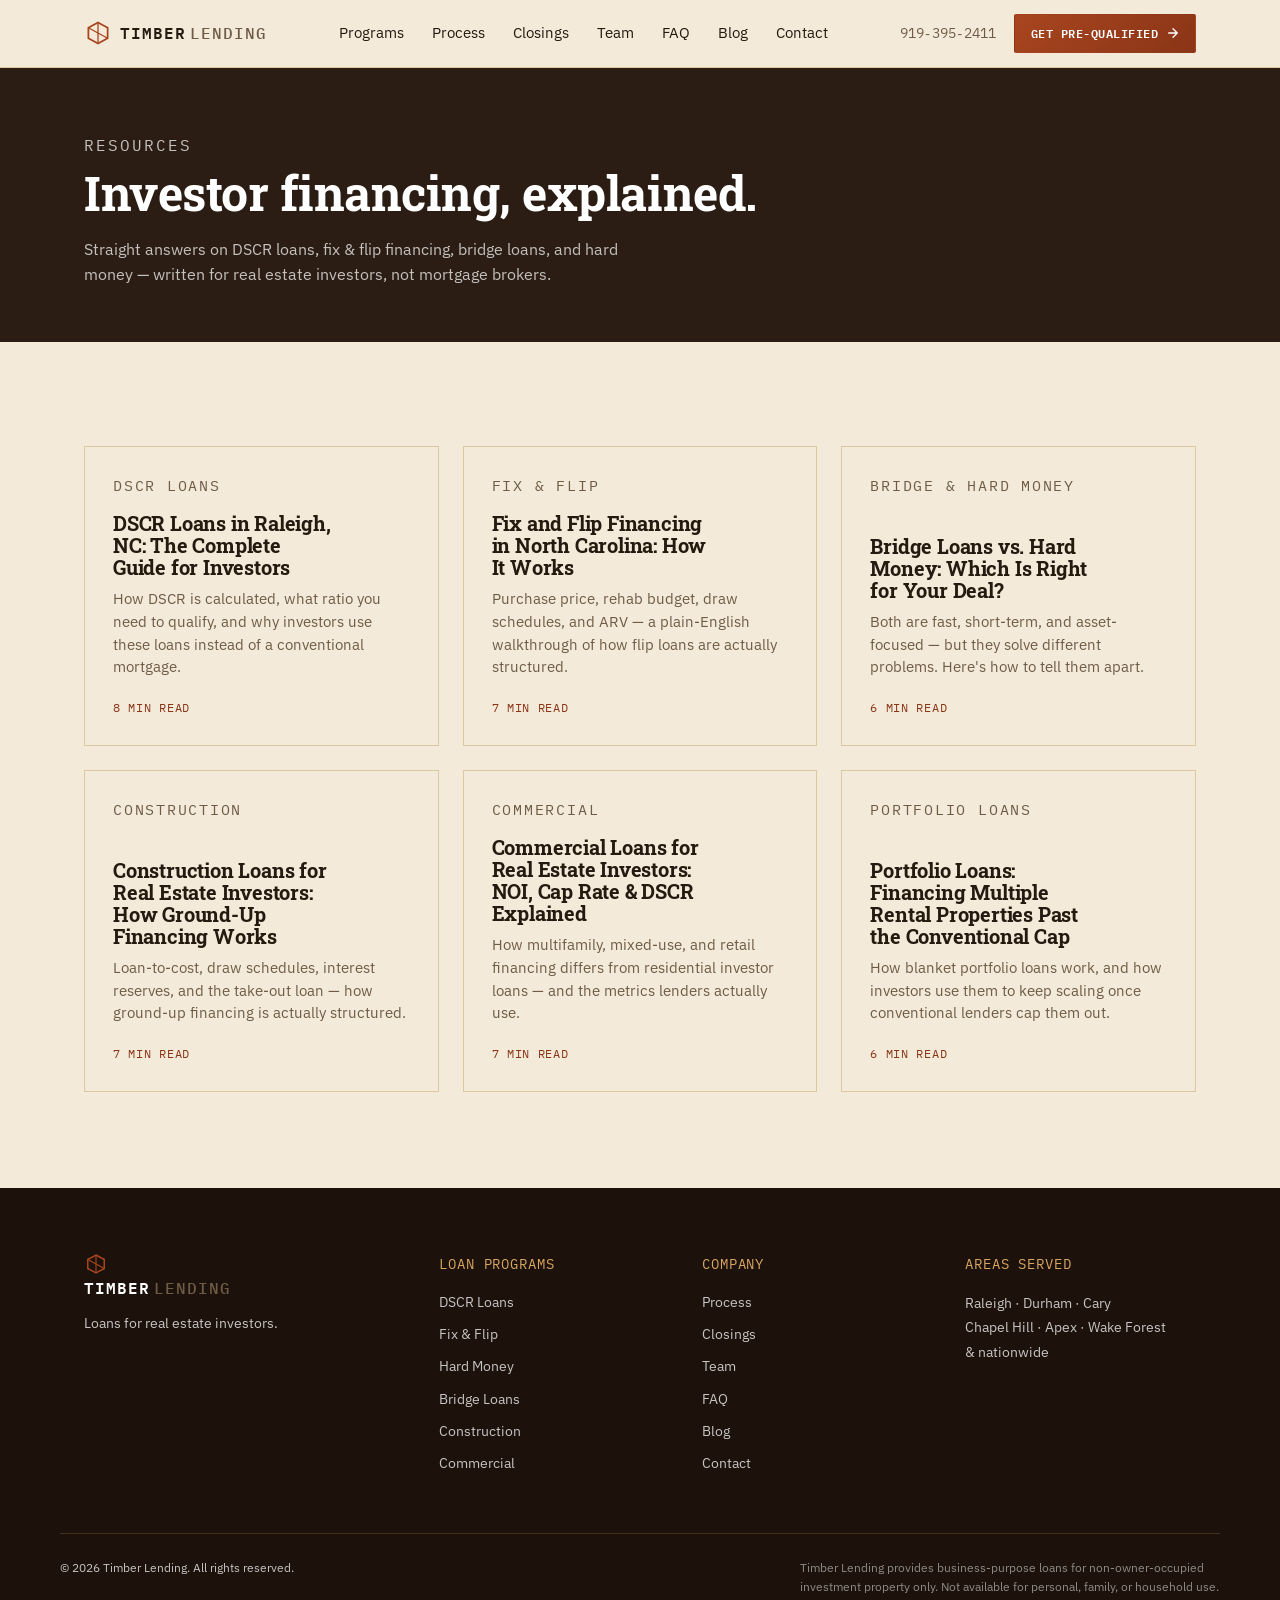
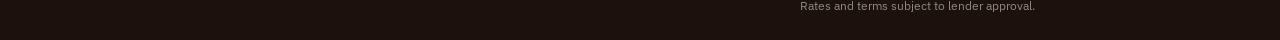
<file: blog/index.html>
<!DOCTYPE html>
<html lang="en">
<head>
<meta charset="UTF-8">
<meta name="viewport" content="width=device-width, initial-scale=1.0">
<title>Blog — Investor Financing Guides | Timber Lending</title>
<meta name="description" content="Practical guides on DSCR loans, fix &amp; flip financing, bridge loans, and hard money for real estate investors — from the Timber Lending team in Raleigh, NC.">
<meta name="robots" content="index, follow">
<link rel="canonical" href="https://timberlending.com/blog/">
<meta name="theme-color" content="#2b1d13">
<meta name="geo.region" content="US-NC">
<meta name="geo.placename" content="Raleigh, North Carolina">

<meta property="og:type" content="website">
<meta property="og:site_name" content="Timber Lending">
<meta property="og:locale" content="en_US">
<meta property="og:title" content="Blog — Investor Financing Guides | Timber Lending">
<meta property="og:description" content="Practical guides on DSCR loans, fix & flip financing, bridge loans, and hard money for real estate investors.">
<meta property="og:url" content="https://timberlending.com/blog/">
<meta property="og:image" content="https://timberlending.com/og-image.png">
<meta property="og:image:width" content="1200">
<meta property="og:image:height" content="630">
<meta name="twitter:card" content="summary_large_image">
<meta name="twitter:title" content="Blog — Investor Financing Guides | Timber Lending">
<meta name="twitter:description" content="Practical guides on DSCR loans, fix & flip financing, bridge loans, and hard money for real estate investors.">
<meta name="twitter:image" content="https://timberlending.com/og-image.png">

<link rel="icon" href="../favicon.ico" sizes="any">
<link rel="icon" type="image/svg+xml" href="../favicon.svg">
<link rel="icon" type="image/png" sizes="32x32" href="../favicon-32x32.png">
<link rel="icon" type="image/png" sizes="16x16" href="../favicon-16x16.png">
<link rel="apple-touch-icon" sizes="180x180" href="../apple-touch-icon.png">
<link rel="manifest" href="../site.webmanifest">
<link rel="preconnect" href="https://fonts.googleapis.com">
<link rel="preconnect" href="https://fonts.gstatic.com" crossorigin>
<link href="https://fonts.googleapis.com/css2?family=IBM+Plex+Mono:wght@400;500;600&family=IBM+Plex+Sans:wght@400;500;600;700&family=Roboto+Slab:wght@600;700;900&display=swap" rel="stylesheet">
<link rel="stylesheet" href="../css/styles.css">
<script type="application/ld+json">
{
  "@context": "https://schema.org",
  "@type": "Blog",
  "name": "Timber Lending Blog",
  "description": "Guides on DSCR loans, fix and flip financing, bridge loans, and hard money for real estate investors.",
  "url": "https://timberlending.com/blog/",
  "publisher": { "@type": "Organization", "name": "Timber Lending", "url": "https://timberlending.com/" }
}
</script>
<script type="application/ld+json">
{
  "@context": "https://schema.org",
  "@type": "BreadcrumbList",
  "itemListElement": [
    { "@type": "ListItem", "position": 1, "name": "Home", "item": "https://timberlending.com/" },
    { "@type": "ListItem", "position": 2, "name": "Blog", "item": "https://timberlending.com/blog/" }
  ]
}
</script>
</head>
<body>

<a class="skip-link" href="#main">Skip to content</a>

<header class="site-header">
  <div class="container header-inner">
    <a href="../#top" class="logo">
      <span class="logo-mark" aria-hidden="true">
        <svg viewBox="0 0 32 32" width="28" height="28">
          <polygon points="16,4 27,10 27,22 16,28 5,22 5,10" fill="none" stroke="currentColor" stroke-width="2"/>
          <line x1="16" y1="4" x2="16" y2="28" stroke="currentColor" stroke-width="1.5"/>
          <line x1="5" y1="10" x2="27" y2="22" stroke="currentColor" stroke-width="1.5"/>
        </svg>
      </span>
      <span class="logo-text">TIMBER<span class="logo-sub">LENDING</span></span>
    </a>

    <nav class="site-nav" id="site-nav">
      <a href="../#programs">Programs</a>
      <a href="../#process">Process</a>
      <a href="../#closings">Closings</a>
      <a href="../#team">Team</a>
      <a href="../#faq">FAQ</a>
      <a href="./">Blog</a>
      <a href="../#contact">Contact</a>
    </nav>

    <div class="header-actions">
      <a href="tel:9193952411" class="header-phone">919&#8209;395&#8209;2411</a>
      <a href="../#contact" class="btn btn-primary btn-sm btn-apply"><span class="btn-full">Get Pre-Qualified</span><span class="btn-short">Apply</span><svg viewBox="0 0 14 14" fill="none" width="12" height="12" class="btn-arrow" aria-hidden="true"><path d="M2 7h10M7 2l5 5-5 5" stroke="currentColor" stroke-width="1.5" stroke-linecap="round"/></svg></a>
      <button class="nav-toggle" id="nav-toggle" aria-expanded="false" aria-controls="site-nav" aria-label="Toggle navigation menu">
        <span></span><span></span><span></span>
      </button>
    </div>
  </div>
</header>

<main id="main">
  <section class="blog-hero">
    <div class="container">
      <p class="eyebrow eyebrow-light">Resources</p>
      <h1>Investor financing, explained.</h1>
      <p>Straight answers on DSCR loans, fix &amp; flip financing, bridge loans, and hard money — written for real estate investors, not mortgage brokers.</p>
    </div>
  </section>

  <section class="section sb">
    <div class="container">
      <div class="blog-grid">

        <a href="dscr-loans-raleigh-nc-guide.html" class="post-card">
          <p class="eyebrow">DSCR Loans</p>
          <h2>DSCR Loans in Raleigh, NC: The Complete Guide for Investors</h2>
          <p>How DSCR is calculated, what ratio you need to qualify, and why investors use these loans instead of a conventional mortgage.</p>
          <span class="post-card-meta">8 min read</span>
        </a>

        <a href="fix-and-flip-financing-north-carolina.html" class="post-card">
          <p class="eyebrow">Fix &amp; Flip</p>
          <h2>Fix and Flip Financing in North Carolina: How It Works</h2>
          <p>Purchase price, rehab budget, draw schedules, and ARV — a plain-English walkthrough of how flip loans are actually structured.</p>
          <span class="post-card-meta">7 min read</span>
        </a>

        <a href="bridge-loans-vs-hard-money-loans.html" class="post-card">
          <p class="eyebrow">Bridge &amp; Hard Money</p>
          <h2>Bridge Loans vs. Hard Money: Which Is Right for Your Deal?</h2>
          <p>Both are fast, short-term, and asset-focused — but they solve different problems. Here's how to tell them apart.</p>
          <span class="post-card-meta">6 min read</span>
        </a>

        <a href="construction-loans-for-real-estate-investors.html" class="post-card">
          <p class="eyebrow">Construction</p>
          <h2>Construction Loans for Real Estate Investors: How Ground-Up Financing Works</h2>
          <p>Loan-to-cost, draw schedules, interest reserves, and the take-out loan — how ground-up financing is actually structured.</p>
          <span class="post-card-meta">7 min read</span>
        </a>

        <a href="commercial-loans-for-real-estate-investors.html" class="post-card">
          <p class="eyebrow">Commercial</p>
          <h2>Commercial Loans for Real Estate Investors: NOI, Cap Rate &amp; DSCR Explained</h2>
          <p>How multifamily, mixed-use, and retail financing differs from residential investor loans — and the metrics lenders actually use.</p>
          <span class="post-card-meta">7 min read</span>
        </a>

        <a href="portfolio-loans-for-real-estate-investors.html" class="post-card">
          <p class="eyebrow">Portfolio Loans</p>
          <h2>Portfolio Loans: Financing Multiple Rental Properties Past the Conventional Cap</h2>
          <p>How blanket portfolio loans work, and how investors use them to keep scaling once conventional lenders cap them out.</p>
          <span class="post-card-meta">6 min read</span>
        </a>

      </div>
    </div>
  </section>
</main>

<footer class="site-footer">
  <div class="container footer-grid">
    <div class="footer-col">
      <a href="../#top" class="logo footer-logo">
        <span class="logo-mark" aria-hidden="true">
          <svg viewBox="0 0 32 32" width="24" height="24">
            <polygon points="16,4 27,10 27,22 16,28 5,22 5,10" fill="none" stroke="currentColor" stroke-width="2"/>
            <line x1="16" y1="4" x2="16" y2="28" stroke="currentColor" stroke-width="1.5"/>
            <line x1="5" y1="10" x2="27" y2="22" stroke="currentColor" stroke-width="1.5"/>
          </svg>
        </span>
        <span class="logo-text">TIMBER<span class="logo-sub">LENDING</span></span>
      </a>
      <p class="footer-tagline">Loans for real estate investors.</p>
    </div>

    <div class="footer-col">
      <p class="footer-heading">Loan Programs</p>
      <a href="../#programs">DSCR Loans</a>
      <a href="../#programs">Fix &amp; Flip</a>
      <a href="../#programs">Hard Money</a>
      <a href="../#programs">Bridge Loans</a>
      <a href="../#programs">Construction</a>
      <a href="../#programs">Commercial</a>
    </div>

    <div class="footer-col">
      <p class="footer-heading">Company</p>
      <a href="../#process">Process</a>
      <a href="../#closings">Closings</a>
      <a href="../#team">Team</a>
      <a href="../#faq">FAQ</a>
      <a href="./">Blog</a>
      <a href="../#contact">Contact</a>
    </div>

    <div class="footer-col">
      <p class="footer-heading">Areas Served</p>
      <p>Raleigh &middot; Durham &middot; Cary<br>Chapel Hill &middot; Apex &middot; Wake Forest<br>&amp; nationwide</p>
    </div>
  </div>

  <div class="container footer-bottom">
    <p>&copy; 2026 Timber Lending. All rights reserved.</p>
    <p class="footer-disclaimer">Timber Lending provides business-purpose loans for non-owner-occupied investment property only. Not available for personal, family, or household use. Rates and terms subject to lender approval.</p>
  </div>
</footer>

<script src="../js/main.js"></script>
</body>
</html>
</file>
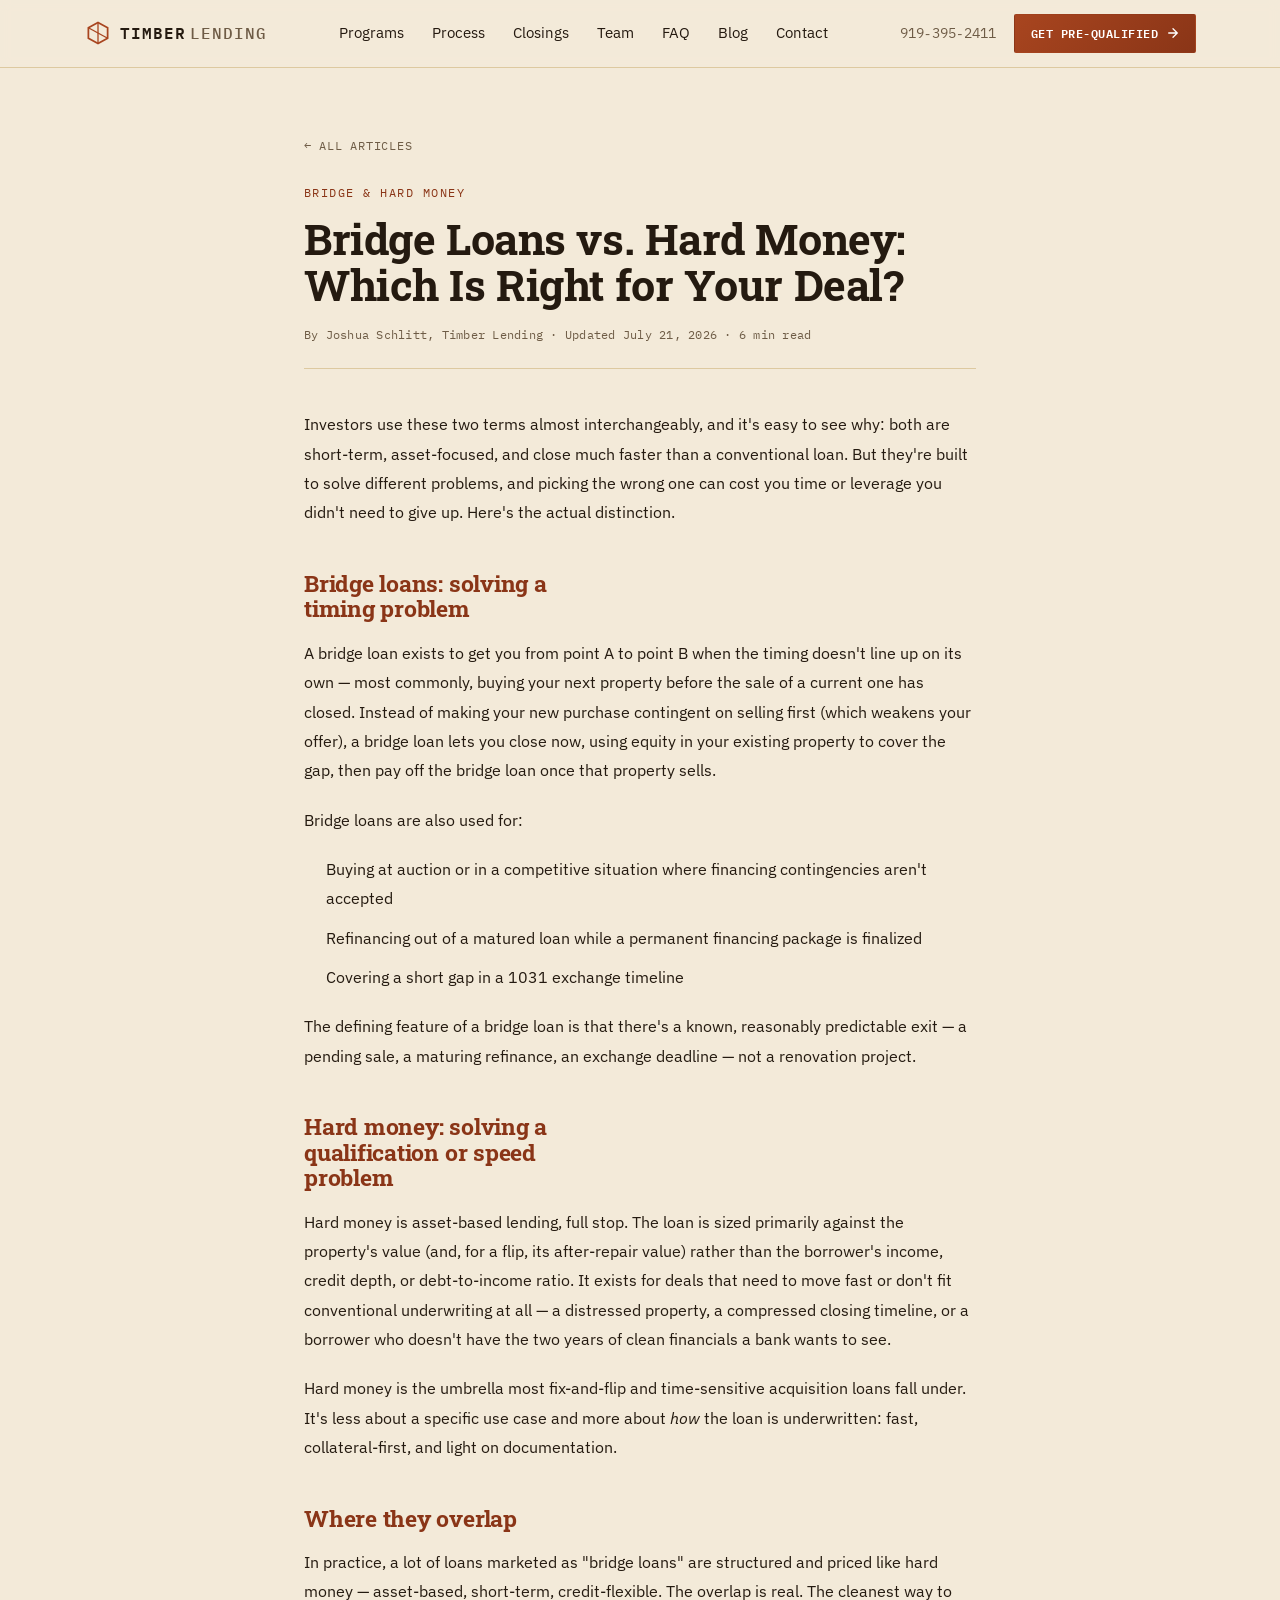
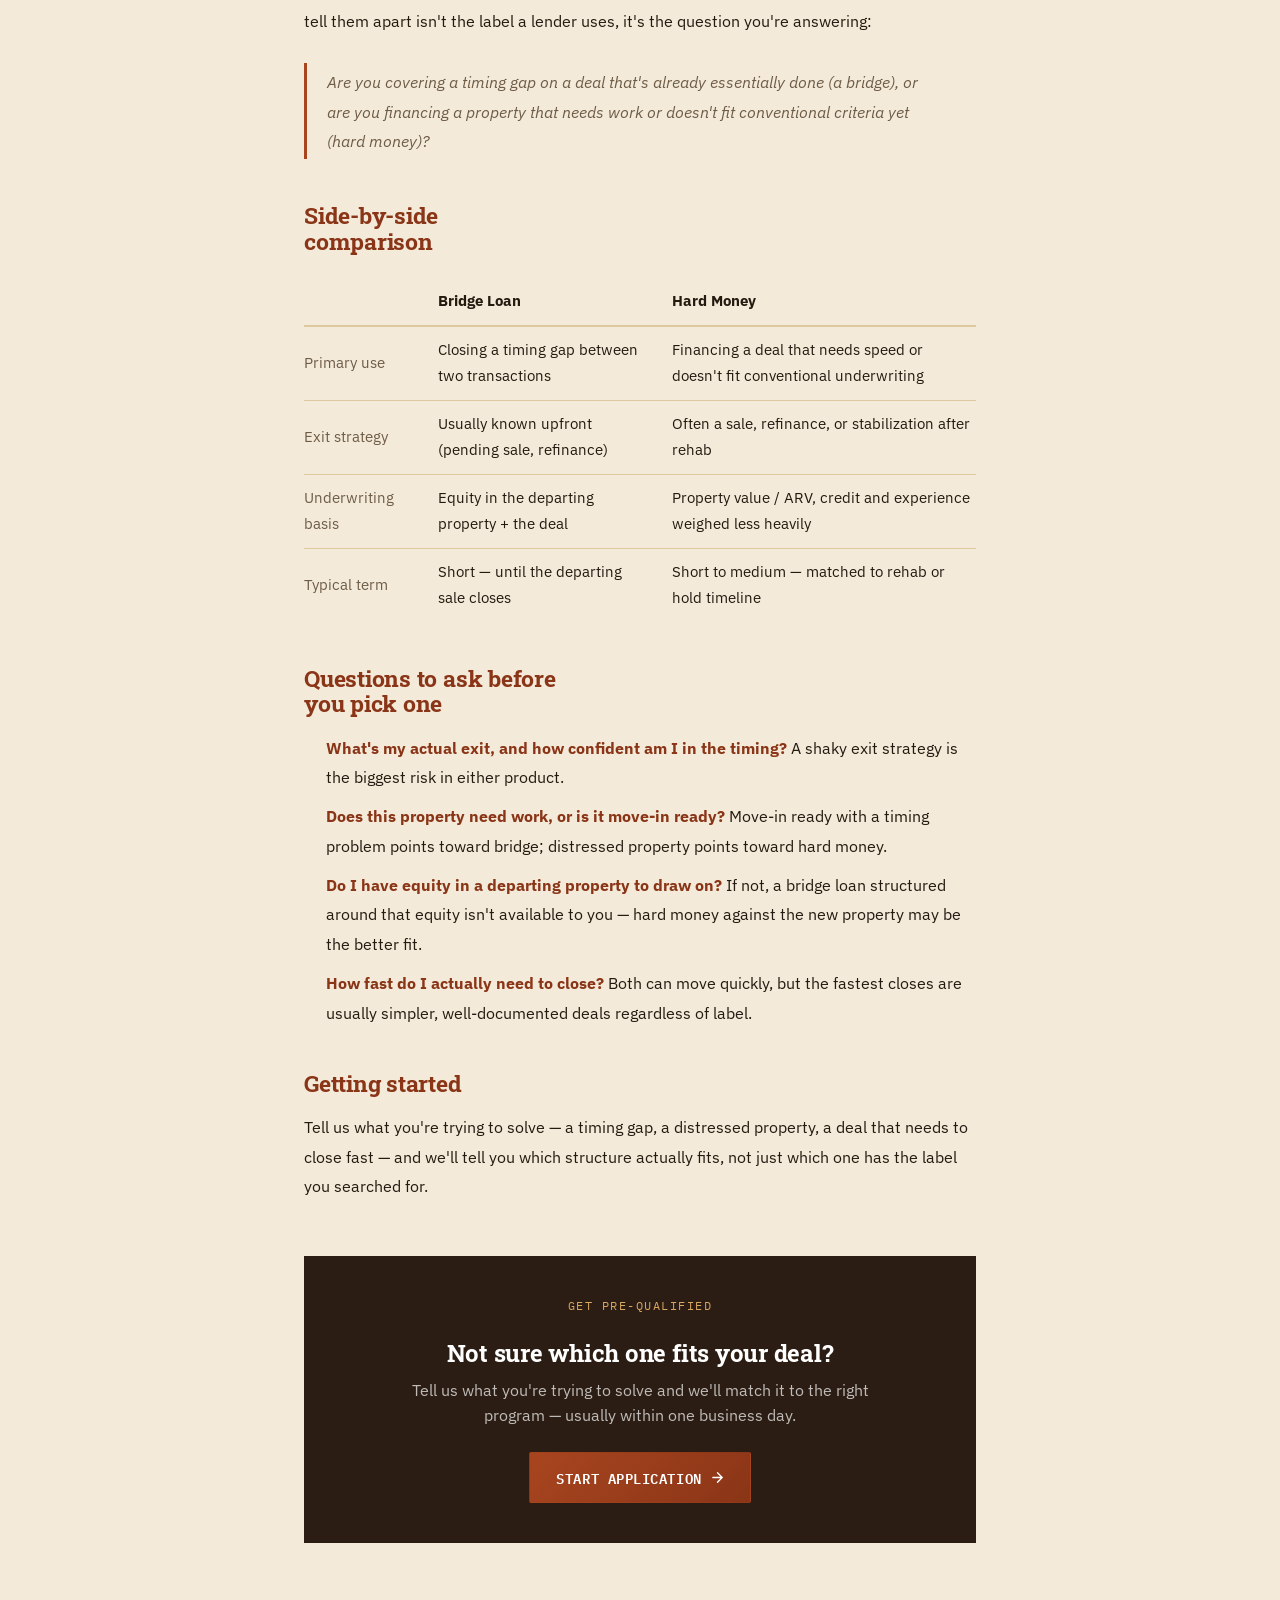
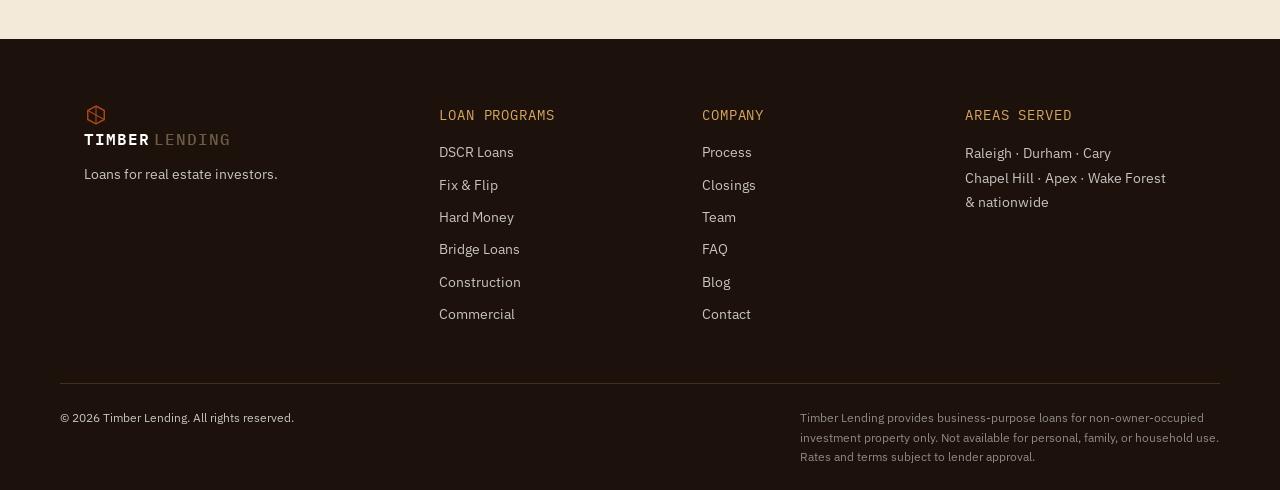
<file: blog/bridge-loans-vs-hard-money-loans.html>
<!DOCTYPE html>
<html lang="en">
<head>
<meta charset="UTF-8">
<meta name="viewport" content="width=device-width, initial-scale=1.0">
<title>Bridge Loans vs. Hard Money: Which Is Right for Your Deal? | Timber Lending</title>
<meta name="description" content="Bridge loans and hard money both close fast and focus on the asset — but they solve different problems. Here's how real estate investors choose between them.">
<meta name="robots" content="index, follow">
<link rel="canonical" href="https://timberlending.com/blog/bridge-loans-vs-hard-money-loans.html">
<meta name="theme-color" content="#2b1d13">
<meta name="geo.region" content="US-NC">
<meta name="geo.placename" content="Raleigh, North Carolina">

<meta property="og:type" content="article">
<meta property="og:site_name" content="Timber Lending">
<meta property="og:locale" content="en_US">
<meta property="og:title" content="Bridge Loans vs. Hard Money: Which Is Right for Your Deal?">
<meta property="og:description" content="Both close fast and focus on the asset — but they solve different problems. Here's how to tell them apart.">
<meta property="og:url" content="https://timberlending.com/blog/bridge-loans-vs-hard-money-loans.html">
<meta property="og:image" content="https://timberlending.com/og-image.png">
<meta property="og:image:width" content="1200">
<meta property="og:image:height" content="630">
<meta name="twitter:card" content="summary_large_image">
<meta name="twitter:title" content="Bridge Loans vs. Hard Money: Which Is Right for Your Deal?">
<meta name="twitter:description" content="Both close fast and focus on the asset — but they solve different problems.">
<meta name="twitter:image" content="https://timberlending.com/og-image.png">

<link rel="icon" href="../favicon.ico" sizes="any">
<link rel="icon" type="image/svg+xml" href="../favicon.svg">
<link rel="icon" type="image/png" sizes="32x32" href="../favicon-32x32.png">
<link rel="icon" type="image/png" sizes="16x16" href="../favicon-16x16.png">
<link rel="apple-touch-icon" sizes="180x180" href="../apple-touch-icon.png">
<link rel="manifest" href="../site.webmanifest">
<link rel="preconnect" href="https://fonts.googleapis.com">
<link rel="preconnect" href="https://fonts.gstatic.com" crossorigin>
<link href="https://fonts.googleapis.com/css2?family=IBM+Plex+Mono:wght@400;500;600&family=IBM+Plex+Sans:wght@400;500;600;700&family=Roboto+Slab:wght@600;700;900&display=swap" rel="stylesheet">
<link rel="stylesheet" href="../css/styles.css">
<script type="application/ld+json">
{
  "@context": "https://schema.org",
  "@type": "BlogPosting",
  "headline": "Bridge Loans vs. Hard Money: Which Is Right for Your Deal?",
  "description": "Both close fast and focus on the asset — but they solve different problems. Here's how to tell them apart.",
  "image": "https://timberlending.com/og-image.png",
  "author": { "@type": "Person", "name": "Joshua Schlitt" },
  "publisher": {
    "@type": "Organization",
    "name": "Timber Lending",
    "logo": { "@type": "ImageObject", "url": "https://timberlending.com/og-image.png" }
  },
  "datePublished": "2026-07-21",
  "dateModified": "2026-07-21",
  "mainEntityOfPage": "https://timberlending.com/blog/bridge-loans-vs-hard-money-loans.html"
}
</script>
<script type="application/ld+json">
{
  "@context": "https://schema.org",
  "@type": "BreadcrumbList",
  "itemListElement": [
    { "@type": "ListItem", "position": 1, "name": "Home", "item": "https://timberlending.com/" },
    { "@type": "ListItem", "position": 2, "name": "Blog", "item": "https://timberlending.com/blog/" },
    { "@type": "ListItem", "position": 3, "name": "Bridge Loans vs. Hard Money", "item": "https://timberlending.com/blog/bridge-loans-vs-hard-money-loans.html" }
  ]
}
</script>
</head>
<body>

<a class="skip-link" href="#main">Skip to content</a>

<header class="site-header">
  <div class="container header-inner">
    <a href="../#top" class="logo">
      <span class="logo-mark" aria-hidden="true">
        <svg viewBox="0 0 32 32" width="28" height="28">
          <polygon points="16,4 27,10 27,22 16,28 5,22 5,10" fill="none" stroke="currentColor" stroke-width="2"/>
          <line x1="16" y1="4" x2="16" y2="28" stroke="currentColor" stroke-width="1.5"/>
          <line x1="5" y1="10" x2="27" y2="22" stroke="currentColor" stroke-width="1.5"/>
        </svg>
      </span>
      <span class="logo-text">TIMBER<span class="logo-sub">LENDING</span></span>
    </a>

    <nav class="site-nav" id="site-nav">
      <a href="../#programs">Programs</a>
      <a href="../#process">Process</a>
      <a href="../#closings">Closings</a>
      <a href="../#team">Team</a>
      <a href="../#faq">FAQ</a>
      <a href="./">Blog</a>
      <a href="../#contact">Contact</a>
    </nav>

    <div class="header-actions">
      <a href="tel:9193952411" class="header-phone">919&#8209;395&#8209;2411</a>
      <a href="../#contact" class="btn btn-primary btn-sm btn-apply"><span class="btn-full">Get Pre-Qualified</span><span class="btn-short">Apply</span><svg viewBox="0 0 14 14" fill="none" width="12" height="12" class="btn-arrow" aria-hidden="true"><path d="M2 7h10M7 2l5 5-5 5" stroke="currentColor" stroke-width="1.5" stroke-linecap="round"/></svg></a>
      <button class="nav-toggle" id="nav-toggle" aria-expanded="false" aria-controls="site-nav" aria-label="Toggle navigation menu">
        <span></span><span></span><span></span>
      </button>
    </div>
  </div>
</header>

<main id="main">
  <article class="section article-page">
    <div class="container article-container">
      <a href="./" class="back-link">&larr; All Articles</a>
      <p class="eyebrow">Bridge &amp; Hard Money</p>
      <h1>Bridge Loans vs. Hard Money: Which Is Right for Your Deal?</h1>
      <p class="article-meta">By Joshua Schlitt, Timber Lending &middot; Updated July 21, 2026 &middot; 6 min read</p>

      <div class="article-body">
        <p>Investors use these two terms almost interchangeably, and it's easy to see why: both are short-term, asset-focused, and close much faster than a conventional loan. But they're built to solve different problems, and picking the wrong one can cost you time or leverage you didn't need to give up. Here's the actual distinction.</p>

        <h2>Bridge loans: solving a timing problem</h2>
        <p>A bridge loan exists to get you from point A to point B when the timing doesn't line up on its own — most commonly, buying your next property before the sale of a current one has closed. Instead of making your new purchase contingent on selling first (which weakens your offer), a bridge loan lets you close now, using equity in your existing property to cover the gap, then pay off the bridge loan once that property sells.</p>
        <p>Bridge loans are also used for:</p>
        <ul>
          <li>Buying at auction or in a competitive situation where financing contingencies aren't accepted</li>
          <li>Refinancing out of a matured loan while a permanent financing package is finalized</li>
          <li>Covering a short gap in a 1031 exchange timeline</li>
        </ul>
        <p>The defining feature of a bridge loan is that there's a known, reasonably predictable exit — a pending sale, a maturing refinance, an exchange deadline — not a renovation project.</p>

        <h2>Hard money: solving a qualification or speed problem</h2>
        <p>Hard money is asset-based lending, full stop. The loan is sized primarily against the property's value (and, for a flip, its after-repair value) rather than the borrower's income, credit depth, or debt-to-income ratio. It exists for deals that need to move fast or don't fit conventional underwriting at all — a distressed property, a compressed closing timeline, or a borrower who doesn't have the two years of clean financials a bank wants to see.</p>
        <p>Hard money is the umbrella most fix-and-flip and time-sensitive acquisition loans fall under. It's less about a specific use case and more about <em>how</em> the loan is underwritten: fast, collateral-first, and light on documentation.</p>

        <h2>Where they overlap</h2>
        <p>In practice, a lot of loans marketed as "bridge loans" are structured and priced like hard money — asset-based, short-term, credit-flexible. The overlap is real. The cleanest way to tell them apart isn't the label a lender uses, it's the question you're answering:</p>
        <blockquote>Are you covering a timing gap on a deal that's already essentially done (a bridge), or are you financing a property that needs work or doesn't fit conventional criteria yet (hard money)?</blockquote>

        <h2>Side-by-side comparison</h2>
        <table style="width:100%; border-collapse:collapse; margin:24px 0; font-size:0.92rem;">
          <thead>
            <tr style="border-bottom:2px solid var(--seam); text-align:left;">
              <th style="padding:10px 12px 10px 0;">&nbsp;</th>
              <th style="padding:10px 12px;">Bridge Loan</th>
              <th style="padding:10px 0 10px 12px;">Hard Money</th>
            </tr>
          </thead>
          <tbody>
            <tr style="border-bottom:1px solid var(--seam);">
              <td style="padding:10px 12px 10px 0; color:var(--bark);">Primary use</td>
              <td style="padding:10px 12px;">Closing a timing gap between two transactions</td>
              <td style="padding:10px 0 10px 12px;">Financing a deal that needs speed or doesn't fit conventional underwriting</td>
            </tr>
            <tr style="border-bottom:1px solid var(--seam);">
              <td style="padding:10px 12px 10px 0; color:var(--bark);">Exit strategy</td>
              <td style="padding:10px 12px;">Usually known upfront (pending sale, refinance)</td>
              <td style="padding:10px 0 10px 12px;">Often a sale, refinance, or stabilization after rehab</td>
            </tr>
            <tr style="border-bottom:1px solid var(--seam);">
              <td style="padding:10px 12px 10px 0; color:var(--bark);">Underwriting basis</td>
              <td style="padding:10px 12px;">Equity in the departing property + the deal</td>
              <td style="padding:10px 0 10px 12px;">Property value / ARV, credit and experience weighed less heavily</td>
            </tr>
            <tr>
              <td style="padding:10px 12px 10px 0; color:var(--bark);">Typical term</td>
              <td style="padding:10px 12px;">Short — until the departing sale closes</td>
              <td style="padding:10px 0 10px 12px;">Short to medium — matched to rehab or hold timeline</td>
            </tr>
          </tbody>
        </table>

        <h2>Questions to ask before you pick one</h2>
        <ul>
          <li><strong>What's my actual exit, and how confident am I in the timing?</strong> A shaky exit strategy is the biggest risk in either product.</li>
          <li><strong>Does this property need work, or is it move-in ready?</strong> Move-in ready with a timing problem points toward bridge; distressed property points toward hard money.</li>
          <li><strong>Do I have equity in a departing property to draw on?</strong> If not, a bridge loan structured around that equity isn't available to you — hard money against the new property may be the better fit.</li>
          <li><strong>How fast do I actually need to close?</strong> Both can move quickly, but the fastest closes are usually simpler, well-documented deals regardless of label.</li>
        </ul>

        <h2>Getting started</h2>
        <p>Tell us what you're trying to solve — a timing gap, a distressed property, a deal that needs to close fast — and we'll tell you which structure actually fits, not just which one has the label you searched for.</p>
      </div>

      <div class="article-cta">
        <p class="eyebrow">Get Pre-Qualified</p>
        <h3>Not sure which one fits your deal?</h3>
        <p>Tell us what you're trying to solve and we'll match it to the right program — usually within one business day.</p>
        <a href="../#contact" class="btn btn-primary btn-apply">Start Application<svg viewBox="0 0 14 14" fill="none" width="13" height="13" class="btn-arrow" aria-hidden="true"><path d="M2 7h10M7 2l5 5-5 5" stroke="currentColor" stroke-width="1.5" stroke-linecap="round"/></svg></a>
      </div>
    </div>
  </article>
</main>

<footer class="site-footer">
  <div class="container footer-grid">
    <div class="footer-col">
      <a href="../#top" class="logo footer-logo">
        <span class="logo-mark" aria-hidden="true">
          <svg viewBox="0 0 32 32" width="24" height="24">
            <polygon points="16,4 27,10 27,22 16,28 5,22 5,10" fill="none" stroke="currentColor" stroke-width="2"/>
            <line x1="16" y1="4" x2="16" y2="28" stroke="currentColor" stroke-width="1.5"/>
            <line x1="5" y1="10" x2="27" y2="22" stroke="currentColor" stroke-width="1.5"/>
          </svg>
        </span>
        <span class="logo-text">TIMBER<span class="logo-sub">LENDING</span></span>
      </a>
      <p class="footer-tagline">Loans for real estate investors.</p>
    </div>

    <div class="footer-col">
      <p class="footer-heading">Loan Programs</p>
      <a href="../#programs">DSCR Loans</a>
      <a href="../#programs">Fix &amp; Flip</a>
      <a href="../#programs">Hard Money</a>
      <a href="../#programs">Bridge Loans</a>
      <a href="../#programs">Construction</a>
      <a href="../#programs">Commercial</a>
    </div>

    <div class="footer-col">
      <p class="footer-heading">Company</p>
      <a href="../#process">Process</a>
      <a href="../#closings">Closings</a>
      <a href="../#team">Team</a>
      <a href="../#faq">FAQ</a>
      <a href="./">Blog</a>
      <a href="../#contact">Contact</a>
    </div>

    <div class="footer-col">
      <p class="footer-heading">Areas Served</p>
      <p>Raleigh &middot; Durham &middot; Cary<br>Chapel Hill &middot; Apex &middot; Wake Forest<br>&amp; nationwide</p>
    </div>
  </div>

  <div class="container footer-bottom">
    <p>&copy; 2026 Timber Lending. All rights reserved.</p>
    <p class="footer-disclaimer">Timber Lending provides business-purpose loans for non-owner-occupied investment property only. Not available for personal, family, or household use. Rates and terms subject to lender approval.</p>
  </div>
</footer>

<script src="../js/main.js"></script>
</body>
</html>
</file>
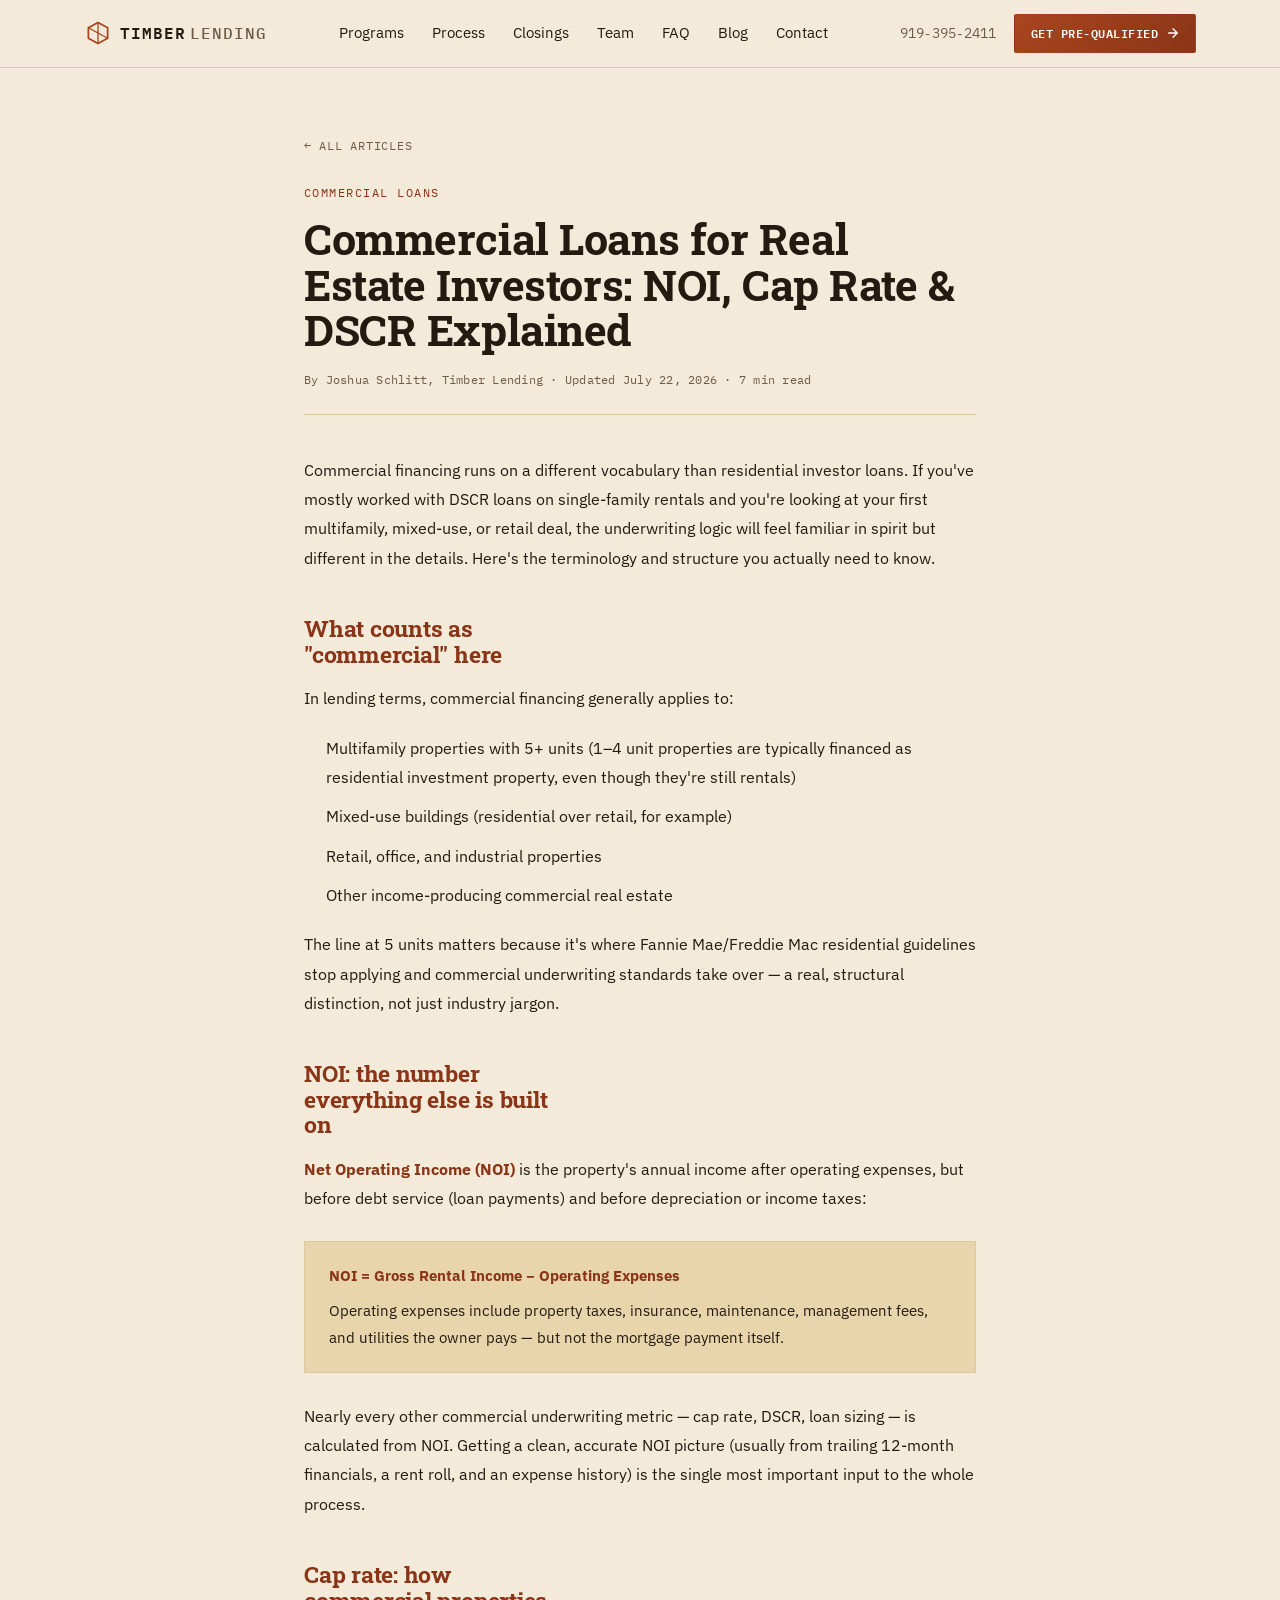
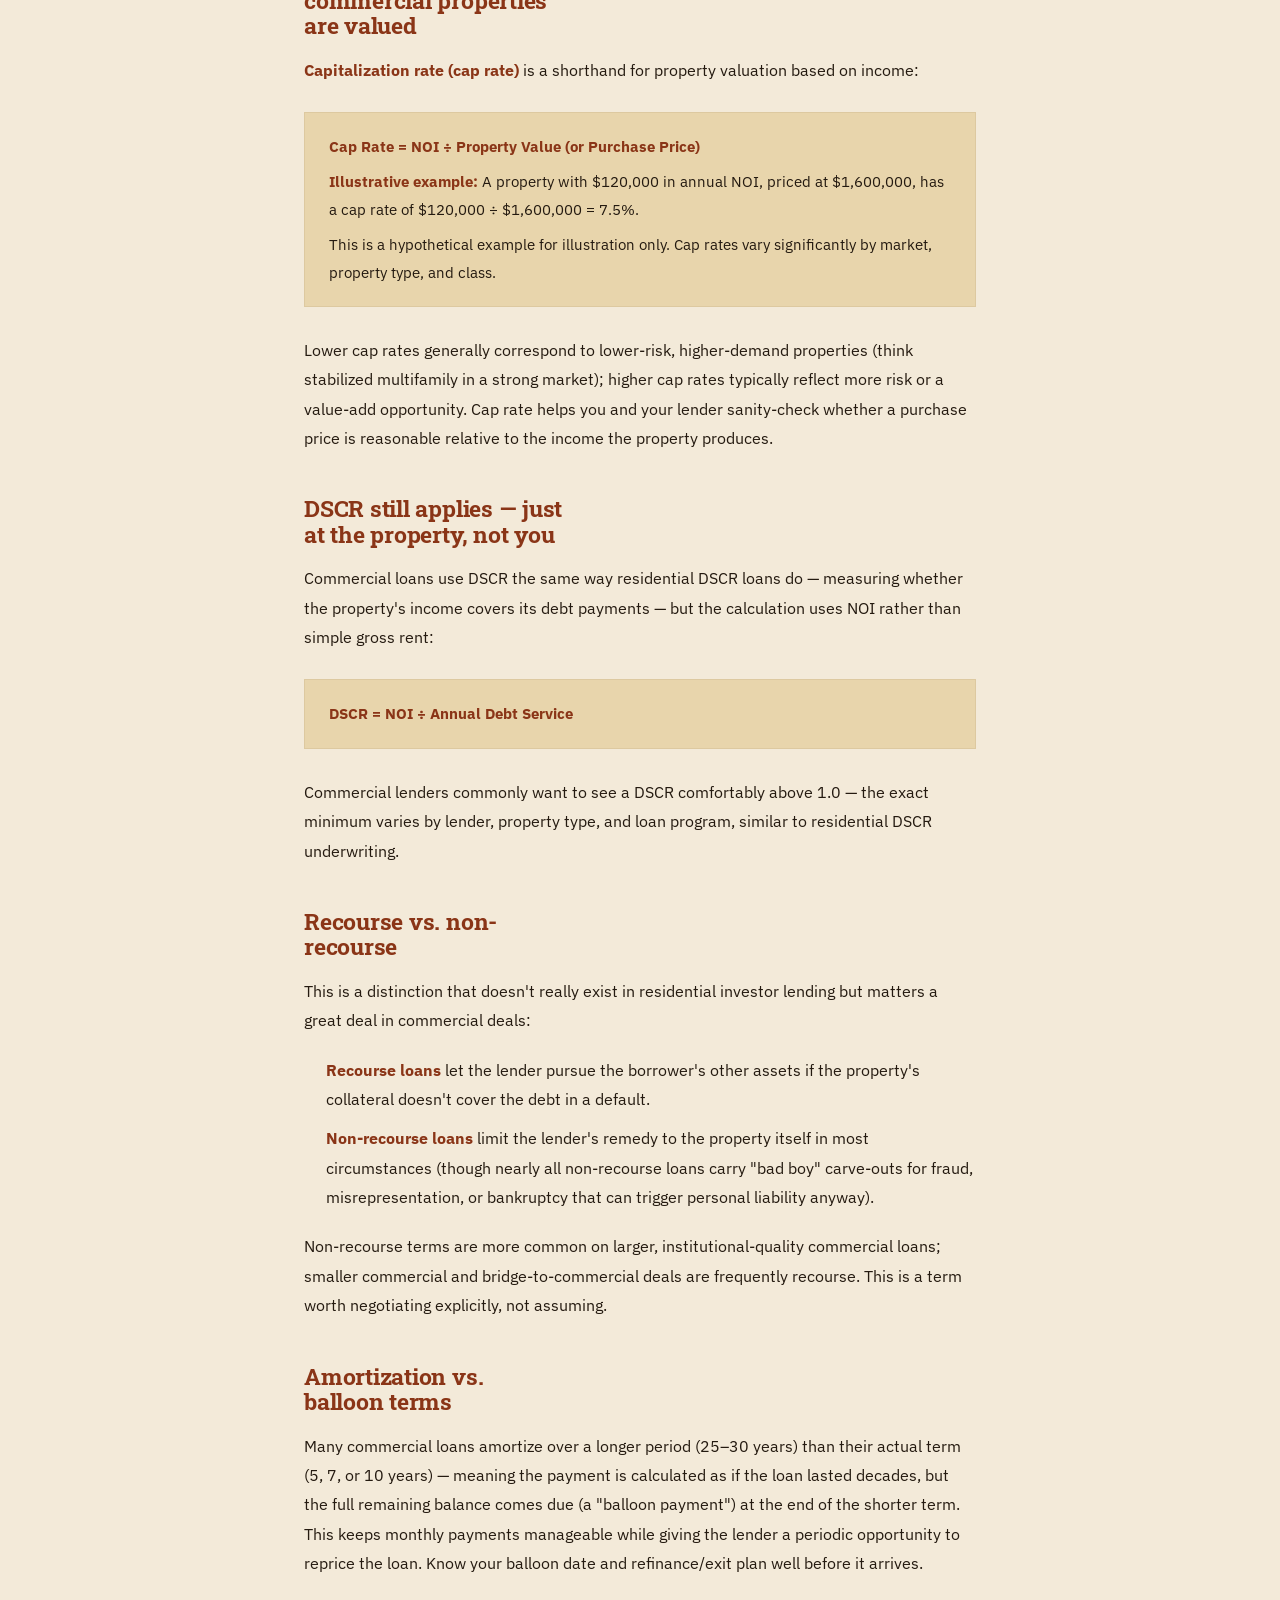
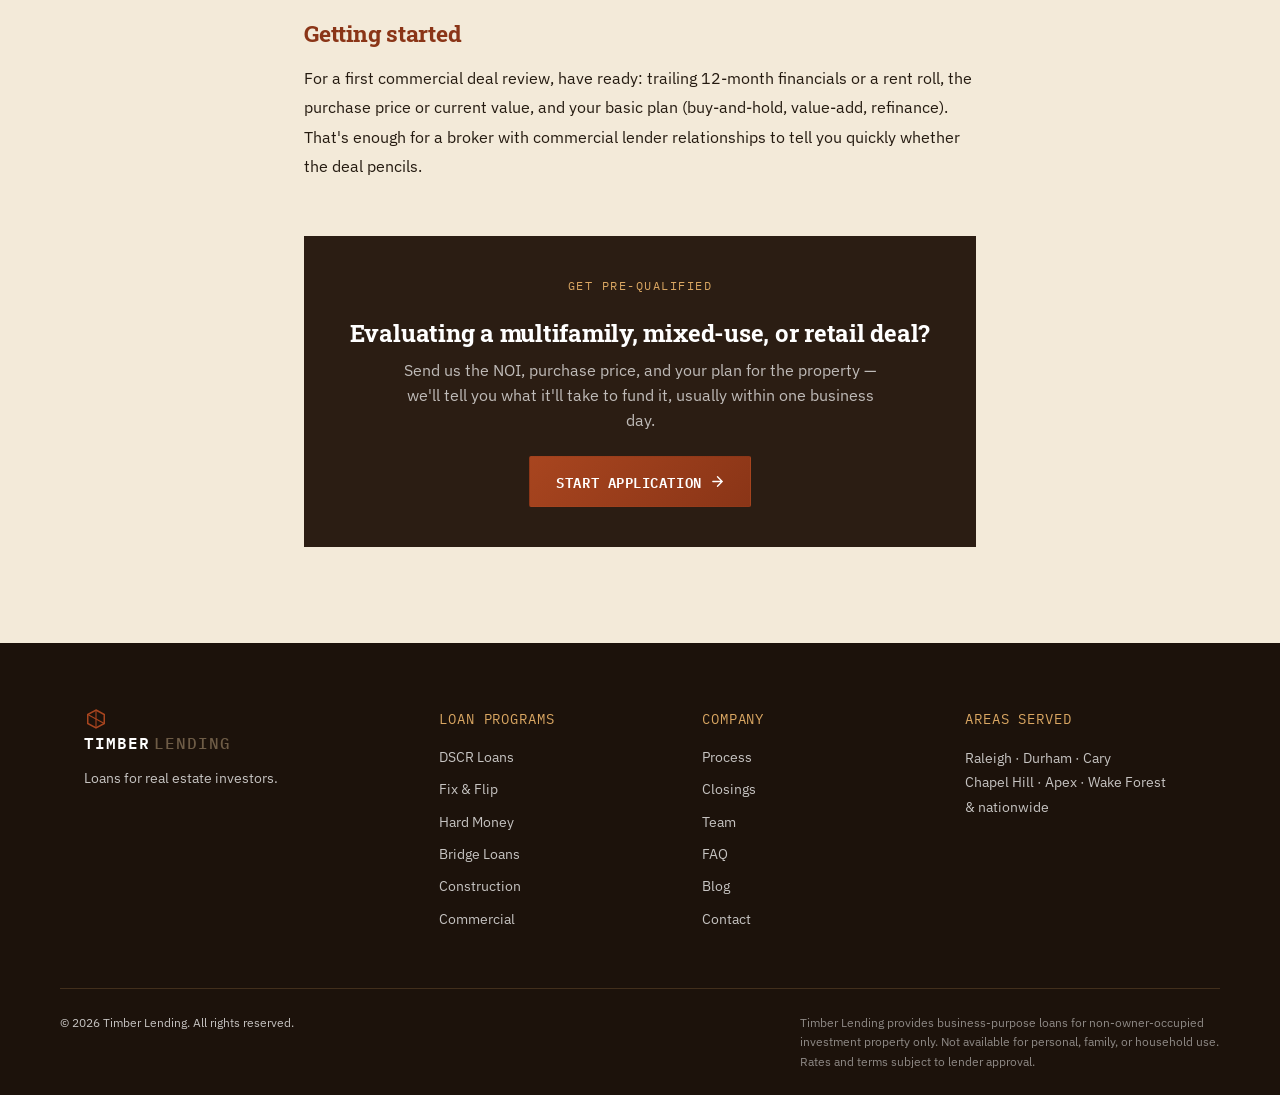
<file: blog/commercial-loans-for-real-estate-investors.html>
<!DOCTYPE html>
<html lang="en">
<head>
<meta charset="UTF-8">
<meta name="viewport" content="width=device-width, initial-scale=1.0">
<title>Commercial Loans for Real Estate Investors: NOI, Cap Rate & DSCR Explained | Timber Lending</title>
<meta name="description" content="How commercial property financing differs from residential investor loans — NOI, cap rate, DSCR, recourse vs. non-recourse, and what lenders actually underwrite.">
<meta name="robots" content="index, follow">
<link rel="canonical" href="https://timberlending.com/blog/commercial-loans-for-real-estate-investors.html">
<meta name="theme-color" content="#2b1d13">
<meta name="geo.region" content="US-NC">
<meta name="geo.placename" content="Raleigh, North Carolina">

<meta property="og:type" content="article">
<meta property="og:site_name" content="Timber Lending">
<meta property="og:locale" content="en_US">
<meta property="og:title" content="Commercial Loans for Real Estate Investors: NOI, Cap Rate & DSCR Explained">
<meta property="og:description" content="How commercial property financing differs from residential investor loans — NOI, cap rate, DSCR, and recourse vs. non-recourse.">
<meta property="og:url" content="https://timberlending.com/blog/commercial-loans-for-real-estate-investors.html">
<meta property="og:image" content="https://timberlending.com/og-image.png">
<meta property="og:image:width" content="1200">
<meta property="og:image:height" content="630">
<meta name="twitter:card" content="summary_large_image">
<meta name="twitter:title" content="Commercial Loans for Real Estate Investors: NOI, Cap Rate & DSCR Explained">
<meta name="twitter:description" content="How commercial property financing differs from residential investor loans.">
<meta name="twitter:image" content="https://timberlending.com/og-image.png">

<link rel="icon" href="../favicon.ico" sizes="any">
<link rel="icon" type="image/svg+xml" href="../favicon.svg">
<link rel="icon" type="image/png" sizes="32x32" href="../favicon-32x32.png">
<link rel="icon" type="image/png" sizes="16x16" href="../favicon-16x16.png">
<link rel="apple-touch-icon" sizes="180x180" href="../apple-touch-icon.png">
<link rel="manifest" href="../site.webmanifest">
<link rel="preconnect" href="https://fonts.googleapis.com">
<link rel="preconnect" href="https://fonts.gstatic.com" crossorigin>
<link href="https://fonts.googleapis.com/css2?family=IBM+Plex+Mono:wght@400;500;600&family=IBM+Plex+Sans:wght@400;500;600;700&family=Roboto+Slab:wght@600;700;900&display=swap" rel="stylesheet">
<link rel="stylesheet" href="../css/styles.css">
<script type="application/ld+json">
{
  "@context": "https://schema.org",
  "@type": "BlogPosting",
  "headline": "Commercial Loans for Real Estate Investors: NOI, Cap Rate & DSCR Explained",
  "description": "How commercial property financing differs from residential investor loans — NOI, cap rate, DSCR, recourse vs. non-recourse, and what lenders actually underwrite.",
  "image": "https://timberlending.com/og-image.png",
  "author": { "@type": "Person", "name": "Joshua Schlitt" },
  "publisher": {
    "@type": "Organization",
    "name": "Timber Lending",
    "logo": { "@type": "ImageObject", "url": "https://timberlending.com/og-image.png" }
  },
  "datePublished": "2026-07-22",
  "dateModified": "2026-07-22",
  "mainEntityOfPage": "https://timberlending.com/blog/commercial-loans-for-real-estate-investors.html"
}
</script>
<script type="application/ld+json">
{
  "@context": "https://schema.org",
  "@type": "BreadcrumbList",
  "itemListElement": [
    { "@type": "ListItem", "position": 1, "name": "Home", "item": "https://timberlending.com/" },
    { "@type": "ListItem", "position": 2, "name": "Blog", "item": "https://timberlending.com/blog/" },
    { "@type": "ListItem", "position": 3, "name": "Commercial Loans for Real Estate Investors", "item": "https://timberlending.com/blog/commercial-loans-for-real-estate-investors.html" }
  ]
}
</script>
</head>
<body>

<a class="skip-link" href="#main">Skip to content</a>

<header class="site-header">
  <div class="container header-inner">
    <a href="../#top" class="logo">
      <span class="logo-mark" aria-hidden="true">
        <svg viewBox="0 0 32 32" width="28" height="28">
          <polygon points="16,4 27,10 27,22 16,28 5,22 5,10" fill="none" stroke="currentColor" stroke-width="2"/>
          <line x1="16" y1="4" x2="16" y2="28" stroke="currentColor" stroke-width="1.5"/>
          <line x1="5" y1="10" x2="27" y2="22" stroke="currentColor" stroke-width="1.5"/>
        </svg>
      </span>
      <span class="logo-text">TIMBER<span class="logo-sub">LENDING</span></span>
    </a>

    <nav class="site-nav" id="site-nav">
      <a href="../#programs">Programs</a>
      <a href="../#process">Process</a>
      <a href="../#closings">Closings</a>
      <a href="../#team">Team</a>
      <a href="../#faq">FAQ</a>
      <a href="./">Blog</a>
      <a href="../#contact">Contact</a>
    </nav>

    <div class="header-actions">
      <a href="tel:9193952411" class="header-phone">919&#8209;395&#8209;2411</a>
      <a href="../#contact" class="btn btn-primary btn-sm btn-apply"><span class="btn-full">Get Pre-Qualified</span><span class="btn-short">Apply</span><svg viewBox="0 0 14 14" fill="none" width="12" height="12" class="btn-arrow" aria-hidden="true"><path d="M2 7h10M7 2l5 5-5 5" stroke="currentColor" stroke-width="1.5" stroke-linecap="round"/></svg></a>
      <button class="nav-toggle" id="nav-toggle" aria-expanded="false" aria-controls="site-nav" aria-label="Toggle navigation menu">
        <span></span><span></span><span></span>
      </button>
    </div>
  </div>
</header>

<main id="main">
  <article class="section article-page">
    <div class="container article-container">
      <a href="./" class="back-link">&larr; All Articles</a>
      <p class="eyebrow">Commercial Loans</p>
      <h1>Commercial Loans for Real Estate Investors: NOI, Cap Rate & DSCR Explained</h1>
      <p class="article-meta">By Joshua Schlitt, Timber Lending &middot; Updated July 22, 2026 &middot; 7 min read</p>

      <div class="article-body">
        <p>Commercial financing runs on a different vocabulary than residential investor loans. If you've mostly worked with DSCR loans on single-family rentals and you're looking at your first multifamily, mixed-use, or retail deal, the underwriting logic will feel familiar in spirit but different in the details. Here's the terminology and structure you actually need to know.</p>

        <h2>What counts as "commercial" here</h2>
        <p>In lending terms, commercial financing generally applies to:</p>
        <ul>
          <li>Multifamily properties with 5+ units (1&ndash;4 unit properties are typically financed as residential investment property, even though they're still rentals)</li>
          <li>Mixed-use buildings (residential over retail, for example)</li>
          <li>Retail, office, and industrial properties</li>
          <li>Other income-producing commercial real estate</li>
        </ul>
        <p>The line at 5 units matters because it's where Fannie Mae/Freddie Mac residential guidelines stop applying and commercial underwriting standards take over — a real, structural distinction, not just industry jargon.</p>

        <h2>NOI: the number everything else is built on</h2>
        <p><strong>Net Operating Income (NOI)</strong> is the property's annual income after operating expenses, but before debt service (loan payments) and before depreciation or income taxes:</p>
        <div class="article-example">
          <p><strong>NOI = Gross Rental Income &minus; Operating Expenses</strong></p>
          <p>Operating expenses include property taxes, insurance, maintenance, management fees, and utilities the owner pays &mdash; but not the mortgage payment itself.</p>
        </div>
        <p>Nearly every other commercial underwriting metric — cap rate, DSCR, loan sizing — is calculated from NOI. Getting a clean, accurate NOI picture (usually from trailing 12-month financials, a rent roll, and an expense history) is the single most important input to the whole process.</p>

        <h2>Cap rate: how commercial properties are valued</h2>
        <p><strong>Capitalization rate (cap rate)</strong> is a shorthand for property valuation based on income:</p>
        <div class="article-example">
          <p><strong>Cap Rate = NOI &divide; Property Value (or Purchase Price)</strong></p>
          <p><strong>Illustrative example:</strong> A property with $120,000 in annual NOI, priced at $1,600,000, has a cap rate of $120,000 &divide; $1,600,000 = 7.5%.</p>
          <p>This is a hypothetical example for illustration only. Cap rates vary significantly by market, property type, and class.</p>
        </div>
        <p>Lower cap rates generally correspond to lower-risk, higher-demand properties (think stabilized multifamily in a strong market); higher cap rates typically reflect more risk or a value-add opportunity. Cap rate helps you and your lender sanity-check whether a purchase price is reasonable relative to the income the property produces.</p>

        <h2>DSCR still applies — just at the property, not you</h2>
        <p>Commercial loans use DSCR the same way residential DSCR loans do — measuring whether the property's income covers its debt payments — but the calculation uses NOI rather than simple gross rent:</p>
        <div class="article-example">
          <p><strong>DSCR = NOI &divide; Annual Debt Service</strong></p>
        </div>
        <p>Commercial lenders commonly want to see a DSCR comfortably above 1.0 — the exact minimum varies by lender, property type, and loan program, similar to residential DSCR underwriting.</p>

        <h2>Recourse vs. non-recourse</h2>
        <p>This is a distinction that doesn't really exist in residential investor lending but matters a great deal in commercial deals:</p>
        <ul>
          <li><strong>Recourse loans</strong> let the lender pursue the borrower's other assets if the property's collateral doesn't cover the debt in a default.</li>
          <li><strong>Non-recourse loans</strong> limit the lender's remedy to the property itself in most circumstances (though nearly all non-recourse loans carry "bad boy" carve-outs for fraud, misrepresentation, or bankruptcy that can trigger personal liability anyway).</li>
        </ul>
        <p>Non-recourse terms are more common on larger, institutional-quality commercial loans; smaller commercial and bridge-to-commercial deals are frequently recourse. This is a term worth negotiating explicitly, not assuming.</p>

        <h2>Amortization vs. balloon terms</h2>
        <p>Many commercial loans amortize over a longer period (25&ndash;30 years) than their actual term (5, 7, or 10 years) — meaning the payment is calculated as if the loan lasted decades, but the full remaining balance comes due (a "balloon payment") at the end of the shorter term. This keeps monthly payments manageable while giving the lender a periodic opportunity to reprice the loan. Know your balloon date and refinance/exit plan well before it arrives.</p>

        <h2>Getting started</h2>
        <p>For a first commercial deal review, have ready: trailing 12-month financials or a rent roll, the purchase price or current value, and your basic plan (buy-and-hold, value-add, refinance). That's enough for a broker with commercial lender relationships to tell you quickly whether the deal pencils.</p>
      </div>

      <div class="article-cta">
        <p class="eyebrow">Get Pre-Qualified</p>
        <h3>Evaluating a multifamily, mixed-use, or retail deal?</h3>
        <p>Send us the NOI, purchase price, and your plan for the property — we'll tell you what it'll take to fund it, usually within one business day.</p>
        <a href="../#contact" class="btn btn-primary btn-apply">Start Application<svg viewBox="0 0 14 14" fill="none" width="13" height="13" class="btn-arrow" aria-hidden="true"><path d="M2 7h10M7 2l5 5-5 5" stroke="currentColor" stroke-width="1.5" stroke-linecap="round"/></svg></a>
      </div>
    </div>
  </article>
</main>

<footer class="site-footer">
  <div class="container footer-grid">
    <div class="footer-col">
      <a href="../#top" class="logo footer-logo">
        <span class="logo-mark" aria-hidden="true">
          <svg viewBox="0 0 32 32" width="24" height="24">
            <polygon points="16,4 27,10 27,22 16,28 5,22 5,10" fill="none" stroke="currentColor" stroke-width="2"/>
            <line x1="16" y1="4" x2="16" y2="28" stroke="currentColor" stroke-width="1.5"/>
            <line x1="5" y1="10" x2="27" y2="22" stroke="currentColor" stroke-width="1.5"/>
          </svg>
        </span>
        <span class="logo-text">TIMBER<span class="logo-sub">LENDING</span></span>
      </a>
      <p class="footer-tagline">Loans for real estate investors.</p>
    </div>

    <div class="footer-col">
      <p class="footer-heading">Loan Programs</p>
      <a href="../#programs">DSCR Loans</a>
      <a href="../#programs">Fix &amp; Flip</a>
      <a href="../#programs">Hard Money</a>
      <a href="../#programs">Bridge Loans</a>
      <a href="../#programs">Construction</a>
      <a href="../#programs">Commercial</a>
    </div>

    <div class="footer-col">
      <p class="footer-heading">Company</p>
      <a href="../#process">Process</a>
      <a href="../#closings">Closings</a>
      <a href="../#team">Team</a>
      <a href="../#faq">FAQ</a>
      <a href="./">Blog</a>
      <a href="../#contact">Contact</a>
    </div>

    <div class="footer-col">
      <p class="footer-heading">Areas Served</p>
      <p>Raleigh &middot; Durham &middot; Cary<br>Chapel Hill &middot; Apex &middot; Wake Forest<br>&amp; nationwide</p>
    </div>
  </div>

  <div class="container footer-bottom">
    <p>&copy; 2026 Timber Lending. All rights reserved.</p>
    <p class="footer-disclaimer">Timber Lending provides business-purpose loans for non-owner-occupied investment property only. Not available for personal, family, or household use. Rates and terms subject to lender approval.</p>
  </div>
</footer>

<script src="../js/main.js"></script>
</body>
</html>
</file>
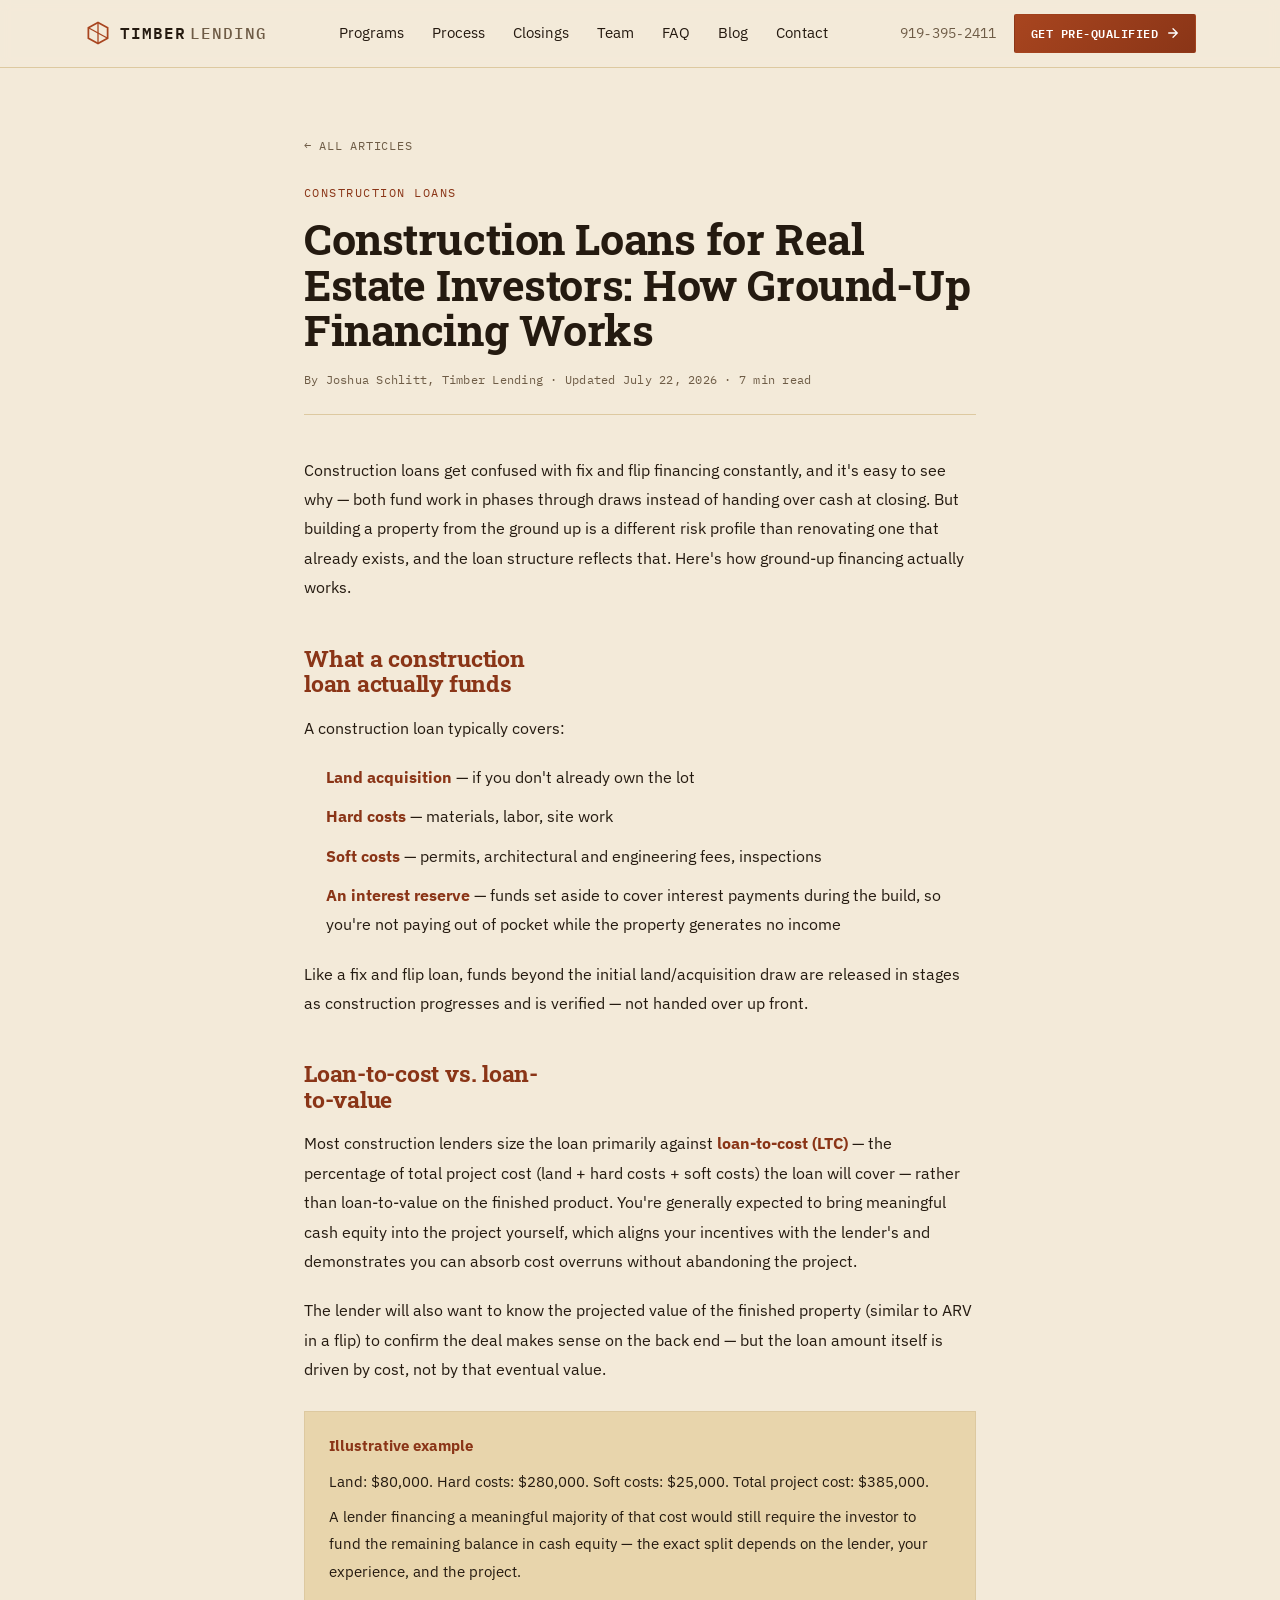
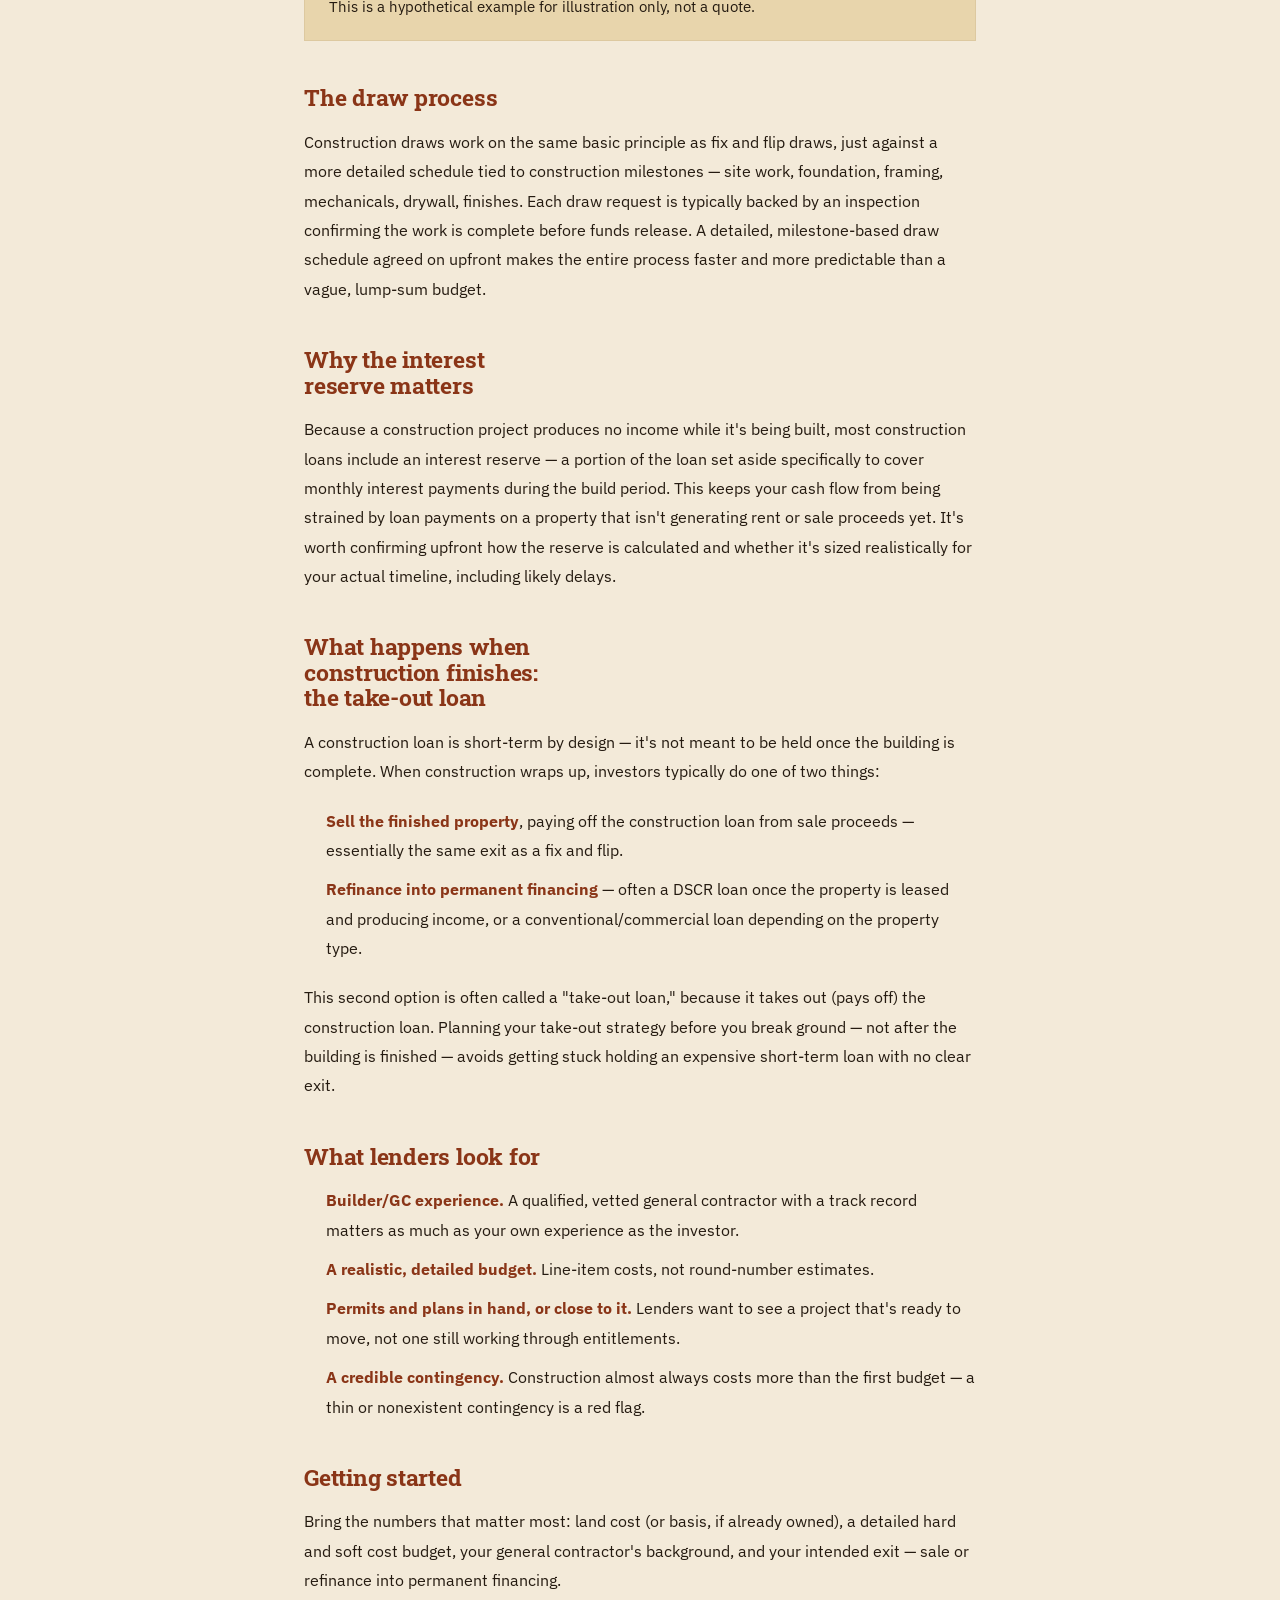
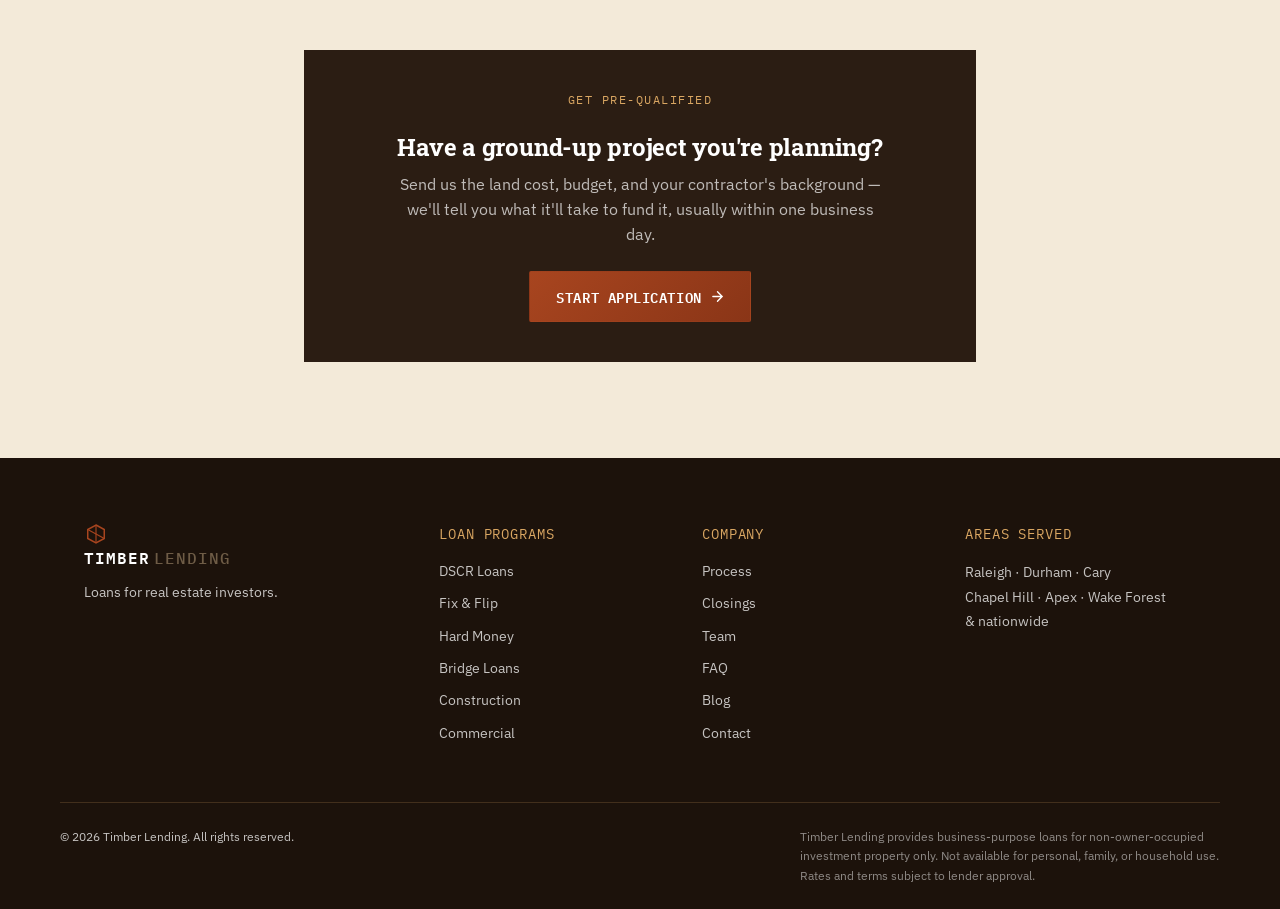
<file: blog/construction-loans-for-real-estate-investors.html>
<!DOCTYPE html>
<html lang="en">
<head>
<meta charset="UTF-8">
<meta name="viewport" content="width=device-width, initial-scale=1.0">
<title>Construction Loans for Real Estate Investors: How Ground-Up Financing Works | Timber Lending</title>
<meta name="description" content="Loan-to-cost, draw schedules, interest reserves, and the take-out loan — a practical guide to construction financing for real estate investors and builders.">
<meta name="robots" content="index, follow">
<link rel="canonical" href="https://timberlending.com/blog/construction-loans-for-real-estate-investors.html">
<meta name="theme-color" content="#2b1d13">
<meta name="geo.region" content="US-NC">
<meta name="geo.placename" content="Raleigh, North Carolina">

<meta property="og:type" content="article">
<meta property="og:site_name" content="Timber Lending">
<meta property="og:locale" content="en_US">
<meta property="og:title" content="Construction Loans for Real Estate Investors: How Ground-Up Financing Works">
<meta property="og:description" content="Loan-to-cost, draw schedules, interest reserves, and the take-out loan — a practical guide to construction financing.">
<meta property="og:url" content="https://timberlending.com/blog/construction-loans-for-real-estate-investors.html">
<meta property="og:image" content="https://timberlending.com/og-image.png">
<meta property="og:image:width" content="1200">
<meta property="og:image:height" content="630">
<meta name="twitter:card" content="summary_large_image">
<meta name="twitter:title" content="Construction Loans for Real Estate Investors: How Ground-Up Financing Works">
<meta name="twitter:description" content="Loan-to-cost, draw schedules, interest reserves, and the take-out loan, explained.">
<meta name="twitter:image" content="https://timberlending.com/og-image.png">

<link rel="icon" href="../favicon.ico" sizes="any">
<link rel="icon" type="image/svg+xml" href="../favicon.svg">
<link rel="icon" type="image/png" sizes="32x32" href="../favicon-32x32.png">
<link rel="icon" type="image/png" sizes="16x16" href="../favicon-16x16.png">
<link rel="apple-touch-icon" sizes="180x180" href="../apple-touch-icon.png">
<link rel="manifest" href="../site.webmanifest">
<link rel="preconnect" href="https://fonts.googleapis.com">
<link rel="preconnect" href="https://fonts.gstatic.com" crossorigin>
<link href="https://fonts.googleapis.com/css2?family=IBM+Plex+Mono:wght@400;500;600&family=IBM+Plex+Sans:wght@400;500;600;700&family=Roboto+Slab:wght@600;700;900&display=swap" rel="stylesheet">
<link rel="stylesheet" href="../css/styles.css">
<script type="application/ld+json">
{
  "@context": "https://schema.org",
  "@type": "BlogPosting",
  "headline": "Construction Loans for Real Estate Investors: How Ground-Up Financing Works",
  "description": "Loan-to-cost, draw schedules, interest reserves, and the take-out loan — a practical guide to construction financing for real estate investors and builders.",
  "image": "https://timberlending.com/og-image.png",
  "author": { "@type": "Person", "name": "Joshua Schlitt" },
  "publisher": {
    "@type": "Organization",
    "name": "Timber Lending",
    "logo": { "@type": "ImageObject", "url": "https://timberlending.com/og-image.png" }
  },
  "datePublished": "2026-07-22",
  "dateModified": "2026-07-22",
  "mainEntityOfPage": "https://timberlending.com/blog/construction-loans-for-real-estate-investors.html"
}
</script>
<script type="application/ld+json">
{
  "@context": "https://schema.org",
  "@type": "BreadcrumbList",
  "itemListElement": [
    { "@type": "ListItem", "position": 1, "name": "Home", "item": "https://timberlending.com/" },
    { "@type": "ListItem", "position": 2, "name": "Blog", "item": "https://timberlending.com/blog/" },
    { "@type": "ListItem", "position": 3, "name": "Construction Loans for Real Estate Investors", "item": "https://timberlending.com/blog/construction-loans-for-real-estate-investors.html" }
  ]
}
</script>
</head>
<body>

<a class="skip-link" href="#main">Skip to content</a>

<header class="site-header">
  <div class="container header-inner">
    <a href="../#top" class="logo">
      <span class="logo-mark" aria-hidden="true">
        <svg viewBox="0 0 32 32" width="28" height="28">
          <polygon points="16,4 27,10 27,22 16,28 5,22 5,10" fill="none" stroke="currentColor" stroke-width="2"/>
          <line x1="16" y1="4" x2="16" y2="28" stroke="currentColor" stroke-width="1.5"/>
          <line x1="5" y1="10" x2="27" y2="22" stroke="currentColor" stroke-width="1.5"/>
        </svg>
      </span>
      <span class="logo-text">TIMBER<span class="logo-sub">LENDING</span></span>
    </a>

    <nav class="site-nav" id="site-nav">
      <a href="../#programs">Programs</a>
      <a href="../#process">Process</a>
      <a href="../#closings">Closings</a>
      <a href="../#team">Team</a>
      <a href="../#faq">FAQ</a>
      <a href="./">Blog</a>
      <a href="../#contact">Contact</a>
    </nav>

    <div class="header-actions">
      <a href="tel:9193952411" class="header-phone">919&#8209;395&#8209;2411</a>
      <a href="../#contact" class="btn btn-primary btn-sm btn-apply"><span class="btn-full">Get Pre-Qualified</span><span class="btn-short">Apply</span><svg viewBox="0 0 14 14" fill="none" width="12" height="12" class="btn-arrow" aria-hidden="true"><path d="M2 7h10M7 2l5 5-5 5" stroke="currentColor" stroke-width="1.5" stroke-linecap="round"/></svg></a>
      <button class="nav-toggle" id="nav-toggle" aria-expanded="false" aria-controls="site-nav" aria-label="Toggle navigation menu">
        <span></span><span></span><span></span>
      </button>
    </div>
  </div>
</header>

<main id="main">
  <article class="section article-page">
    <div class="container article-container">
      <a href="./" class="back-link">&larr; All Articles</a>
      <p class="eyebrow">Construction Loans</p>
      <h1>Construction Loans for Real Estate Investors: How Ground-Up Financing Works</h1>
      <p class="article-meta">By Joshua Schlitt, Timber Lending &middot; Updated July 22, 2026 &middot; 7 min read</p>

      <div class="article-body">
        <p>Construction loans get confused with fix and flip financing constantly, and it's easy to see why — both fund work in phases through draws instead of handing over cash at closing. But building a property from the ground up is a different risk profile than renovating one that already exists, and the loan structure reflects that. Here's how ground-up financing actually works.</p>

        <h2>What a construction loan actually funds</h2>
        <p>A construction loan typically covers:</p>
        <ul>
          <li><strong>Land acquisition</strong> — if you don't already own the lot</li>
          <li><strong>Hard costs</strong> — materials, labor, site work</li>
          <li><strong>Soft costs</strong> — permits, architectural and engineering fees, inspections</li>
          <li><strong>An interest reserve</strong> — funds set aside to cover interest payments during the build, so you're not paying out of pocket while the property generates no income</li>
        </ul>
        <p>Like a fix and flip loan, funds beyond the initial land/acquisition draw are released in stages as construction progresses and is verified — not handed over up front.</p>

        <h2>Loan-to-cost vs. loan-to-value</h2>
        <p>Most construction lenders size the loan primarily against <strong>loan-to-cost (LTC)</strong> — the percentage of total project cost (land + hard costs + soft costs) the loan will cover — rather than loan-to-value on the finished product. You're generally expected to bring meaningful cash equity into the project yourself, which aligns your incentives with the lender's and demonstrates you can absorb cost overruns without abandoning the project.</p>
        <p>The lender will also want to know the projected value of the finished property (similar to ARV in a flip) to confirm the deal makes sense on the back end — but the loan amount itself is driven by cost, not by that eventual value.</p>

        <div class="article-example">
          <p><strong>Illustrative example</strong></p>
          <p>Land: $80,000. Hard costs: $280,000. Soft costs: $25,000. Total project cost: $385,000.</p>
          <p>A lender financing a meaningful majority of that cost would still require the investor to fund the remaining balance in cash equity — the exact split depends on the lender, your experience, and the project.</p>
          <p>This is a hypothetical example for illustration only, not a quote.</p>
        </div>

        <h2>The draw process</h2>
        <p>Construction draws work on the same basic principle as fix and flip draws, just against a more detailed schedule tied to construction milestones — site work, foundation, framing, mechanicals, drywall, finishes. Each draw request is typically backed by an inspection confirming the work is complete before funds release. A detailed, milestone-based draw schedule agreed on upfront makes the entire process faster and more predictable than a vague, lump-sum budget.</p>

        <h2>Why the interest reserve matters</h2>
        <p>Because a construction project produces no income while it's being built, most construction loans include an interest reserve — a portion of the loan set aside specifically to cover monthly interest payments during the build period. This keeps your cash flow from being strained by loan payments on a property that isn't generating rent or sale proceeds yet. It's worth confirming upfront how the reserve is calculated and whether it's sized realistically for your actual timeline, including likely delays.</p>

        <h2>What happens when construction finishes: the take-out loan</h2>
        <p>A construction loan is short-term by design — it's not meant to be held once the building is complete. When construction wraps up, investors typically do one of two things:</p>
        <ol>
          <li><strong>Sell the finished property</strong>, paying off the construction loan from sale proceeds — essentially the same exit as a fix and flip.</li>
          <li><strong>Refinance into permanent financing</strong> — often a DSCR loan once the property is leased and producing income, or a conventional/commercial loan depending on the property type.</li>
        </ol>
        <p>This second option is often called a "take-out loan," because it takes out (pays off) the construction loan. Planning your take-out strategy before you break ground — not after the building is finished — avoids getting stuck holding an expensive short-term loan with no clear exit.</p>

        <h2>What lenders look for</h2>
        <ul>
          <li><strong>Builder/GC experience.</strong> A qualified, vetted general contractor with a track record matters as much as your own experience as the investor.</li>
          <li><strong>A realistic, detailed budget.</strong> Line-item costs, not round-number estimates.</li>
          <li><strong>Permits and plans in hand, or close to it.</strong> Lenders want to see a project that's ready to move, not one still working through entitlements.</li>
          <li><strong>A credible contingency.</strong> Construction almost always costs more than the first budget — a thin or nonexistent contingency is a red flag.</li>
        </ul>

        <h2>Getting started</h2>
        <p>Bring the numbers that matter most: land cost (or basis, if already owned), a detailed hard and soft cost budget, your general contractor's background, and your intended exit — sale or refinance into permanent financing.</p>
      </div>

      <div class="article-cta">
        <p class="eyebrow">Get Pre-Qualified</p>
        <h3>Have a ground-up project you're planning?</h3>
        <p>Send us the land cost, budget, and your contractor's background — we'll tell you what it'll take to fund it, usually within one business day.</p>
        <a href="../#contact" class="btn btn-primary btn-apply">Start Application<svg viewBox="0 0 14 14" fill="none" width="13" height="13" class="btn-arrow" aria-hidden="true"><path d="M2 7h10M7 2l5 5-5 5" stroke="currentColor" stroke-width="1.5" stroke-linecap="round"/></svg></a>
      </div>
    </div>
  </article>
</main>

<footer class="site-footer">
  <div class="container footer-grid">
    <div class="footer-col">
      <a href="../#top" class="logo footer-logo">
        <span class="logo-mark" aria-hidden="true">
          <svg viewBox="0 0 32 32" width="24" height="24">
            <polygon points="16,4 27,10 27,22 16,28 5,22 5,10" fill="none" stroke="currentColor" stroke-width="2"/>
            <line x1="16" y1="4" x2="16" y2="28" stroke="currentColor" stroke-width="1.5"/>
            <line x1="5" y1="10" x2="27" y2="22" stroke="currentColor" stroke-width="1.5"/>
          </svg>
        </span>
        <span class="logo-text">TIMBER<span class="logo-sub">LENDING</span></span>
      </a>
      <p class="footer-tagline">Loans for real estate investors.</p>
    </div>

    <div class="footer-col">
      <p class="footer-heading">Loan Programs</p>
      <a href="../#programs">DSCR Loans</a>
      <a href="../#programs">Fix &amp; Flip</a>
      <a href="../#programs">Hard Money</a>
      <a href="../#programs">Bridge Loans</a>
      <a href="../#programs">Construction</a>
      <a href="../#programs">Commercial</a>
    </div>

    <div class="footer-col">
      <p class="footer-heading">Company</p>
      <a href="../#process">Process</a>
      <a href="../#closings">Closings</a>
      <a href="../#team">Team</a>
      <a href="../#faq">FAQ</a>
      <a href="./">Blog</a>
      <a href="../#contact">Contact</a>
    </div>

    <div class="footer-col">
      <p class="footer-heading">Areas Served</p>
      <p>Raleigh &middot; Durham &middot; Cary<br>Chapel Hill &middot; Apex &middot; Wake Forest<br>&amp; nationwide</p>
    </div>
  </div>

  <div class="container footer-bottom">
    <p>&copy; 2026 Timber Lending. All rights reserved.</p>
    <p class="footer-disclaimer">Timber Lending provides business-purpose loans for non-owner-occupied investment property only. Not available for personal, family, or household use. Rates and terms subject to lender approval.</p>
  </div>
</footer>

<script src="../js/main.js"></script>
</body>
</html>
</file>
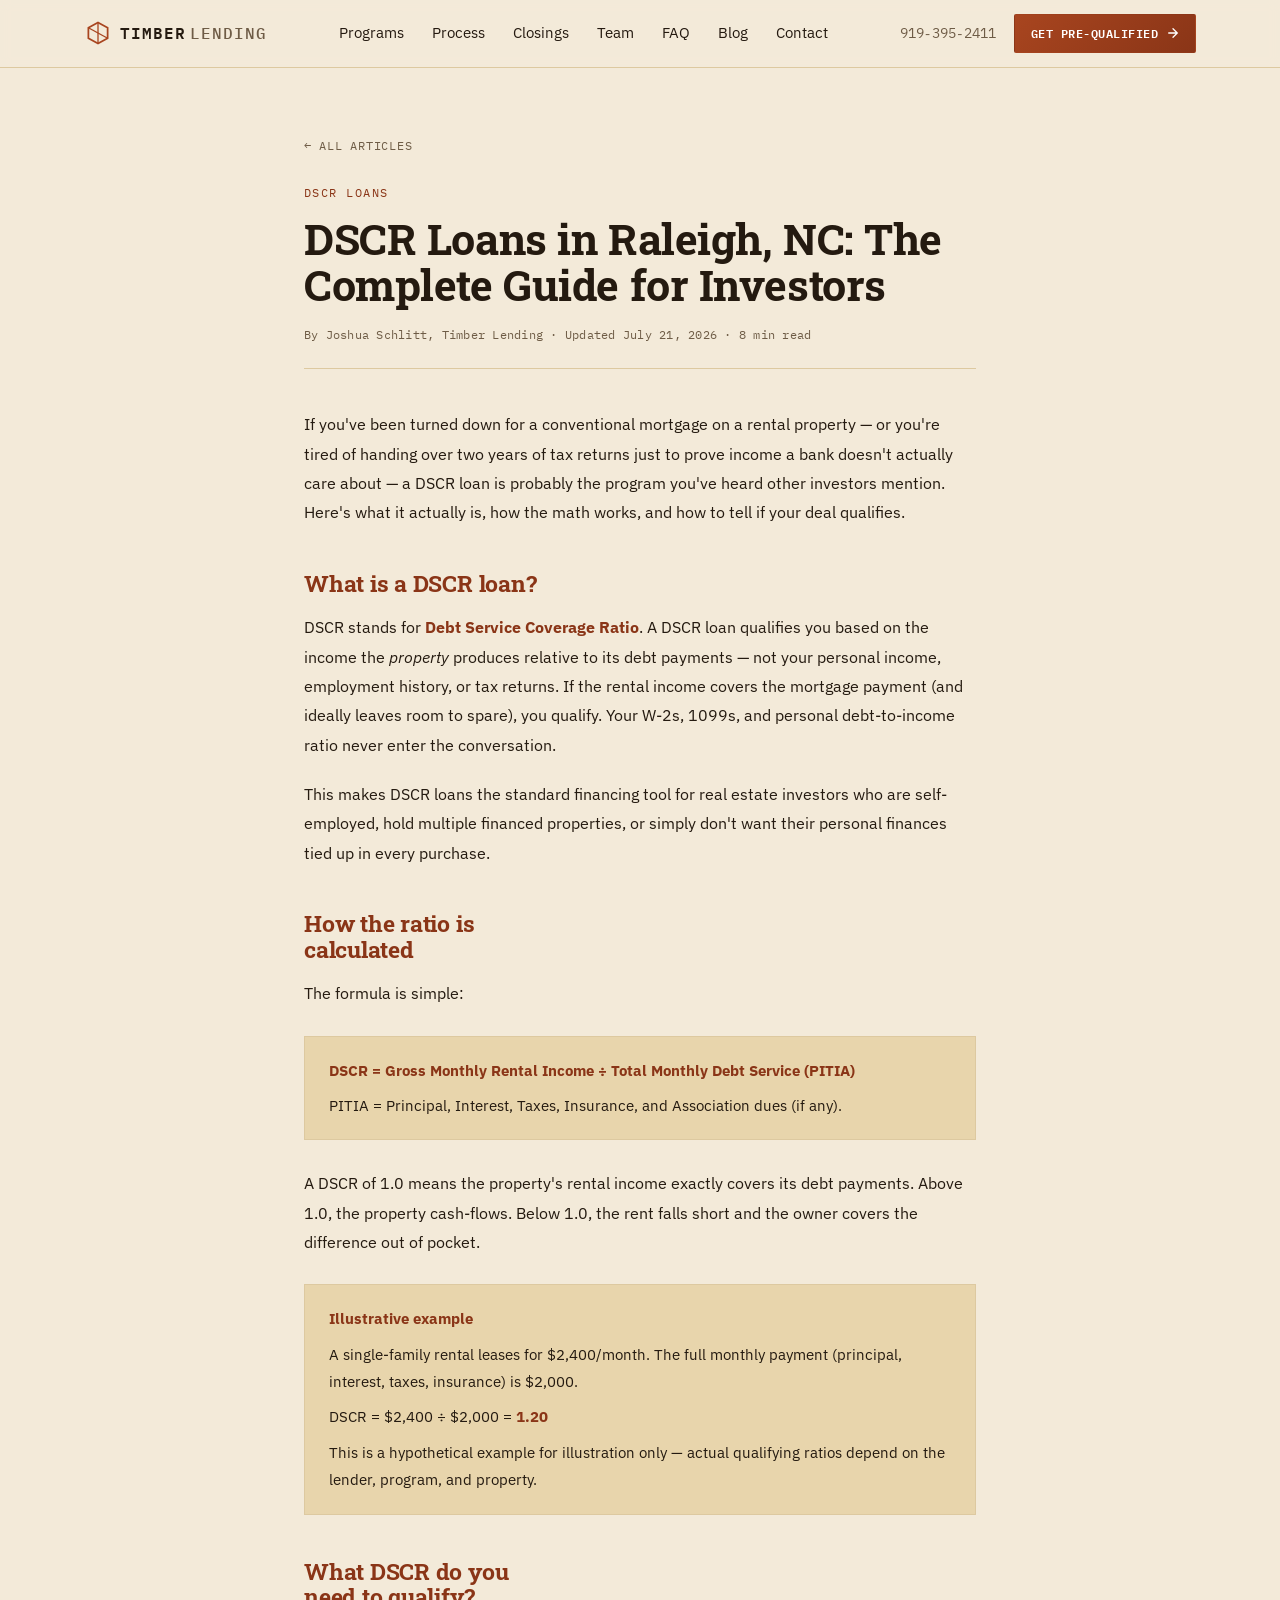
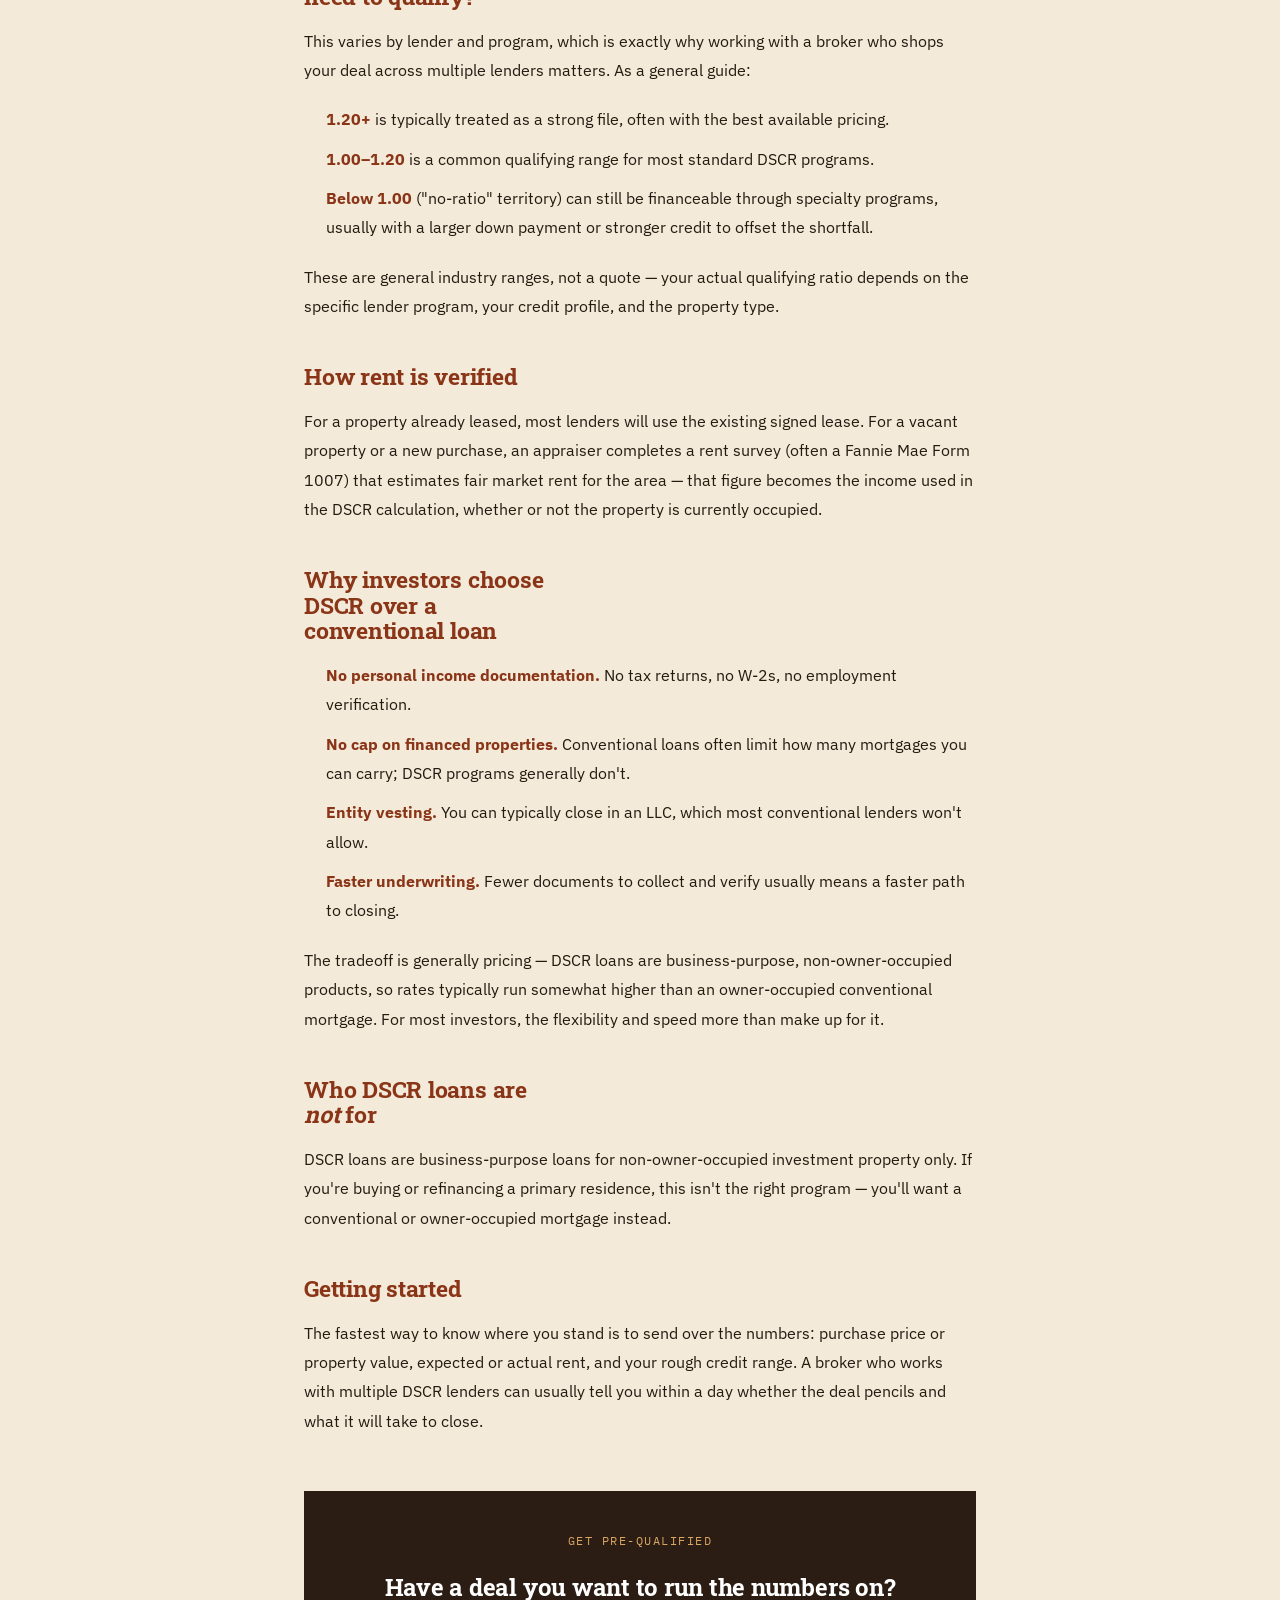
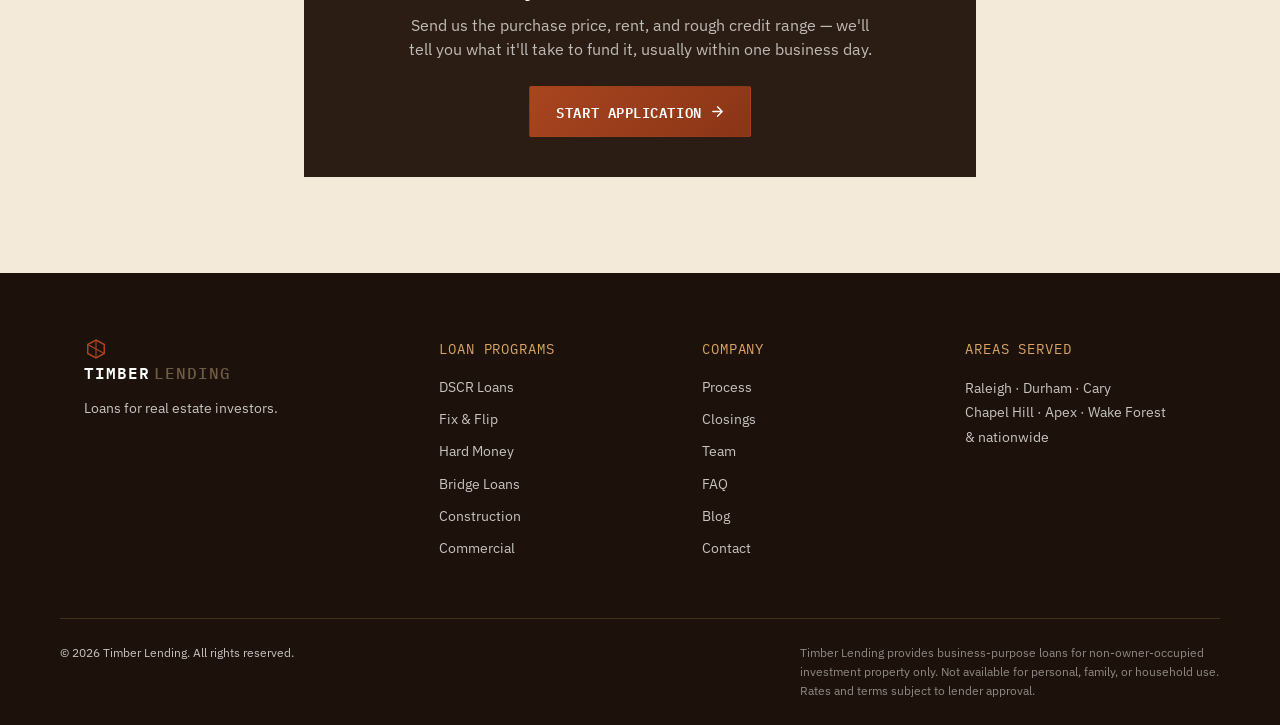
<file: blog/dscr-loans-raleigh-nc-guide.html>
<!DOCTYPE html>
<html lang="en">
<head>
<meta charset="UTF-8">
<meta name="viewport" content="width=device-width, initial-scale=1.0">
<title>DSCR Loans in Raleigh, NC: The Complete Guide for Investors | Timber Lending</title>
<meta name="description" content="How DSCR loans work, how the ratio is calculated, and what it takes to qualify — a practical guide for real estate investors buying rental property in Raleigh, NC and beyond.">
<meta name="robots" content="index, follow">
<link rel="canonical" href="https://timberlending.com/blog/dscr-loans-raleigh-nc-guide.html">
<meta name="theme-color" content="#2b1d13">
<meta name="geo.region" content="US-NC">
<meta name="geo.placename" content="Raleigh, North Carolina">

<meta property="og:type" content="article">
<meta property="og:site_name" content="Timber Lending">
<meta property="og:locale" content="en_US">
<meta property="og:title" content="DSCR Loans in Raleigh, NC: The Complete Guide for Investors">
<meta property="og:description" content="How DSCR loans work, how the ratio is calculated, and what it takes to qualify — a practical guide for real estate investors.">
<meta property="og:url" content="https://timberlending.com/blog/dscr-loans-raleigh-nc-guide.html">
<meta property="og:image" content="https://timberlending.com/og-image.png">
<meta property="og:image:width" content="1200">
<meta property="og:image:height" content="630">
<meta name="twitter:card" content="summary_large_image">
<meta name="twitter:title" content="DSCR Loans in Raleigh, NC: The Complete Guide for Investors">
<meta name="twitter:description" content="How DSCR loans work, how the ratio is calculated, and what it takes to qualify.">
<meta name="twitter:image" content="https://timberlending.com/og-image.png">

<link rel="icon" href="../favicon.ico" sizes="any">
<link rel="icon" type="image/svg+xml" href="../favicon.svg">
<link rel="icon" type="image/png" sizes="32x32" href="../favicon-32x32.png">
<link rel="icon" type="image/png" sizes="16x16" href="../favicon-16x16.png">
<link rel="apple-touch-icon" sizes="180x180" href="../apple-touch-icon.png">
<link rel="manifest" href="../site.webmanifest">
<link rel="preconnect" href="https://fonts.googleapis.com">
<link rel="preconnect" href="https://fonts.gstatic.com" crossorigin>
<link href="https://fonts.googleapis.com/css2?family=IBM+Plex+Mono:wght@400;500;600&family=IBM+Plex+Sans:wght@400;500;600;700&family=Roboto+Slab:wght@600;700;900&display=swap" rel="stylesheet">
<link rel="stylesheet" href="../css/styles.css">
<script type="application/ld+json">
{
  "@context": "https://schema.org",
  "@type": "BlogPosting",
  "headline": "DSCR Loans in Raleigh, NC: The Complete Guide for Investors",
  "description": "How DSCR loans work, how the ratio is calculated, and what it takes to qualify — a practical guide for real estate investors.",
  "image": "https://timberlending.com/og-image.png",
  "author": { "@type": "Person", "name": "Joshua Schlitt" },
  "publisher": {
    "@type": "Organization",
    "name": "Timber Lending",
    "logo": { "@type": "ImageObject", "url": "https://timberlending.com/og-image.png" }
  },
  "datePublished": "2026-07-21",
  "dateModified": "2026-07-21",
  "mainEntityOfPage": "https://timberlending.com/blog/dscr-loans-raleigh-nc-guide.html"
}
</script>
<script type="application/ld+json">
{
  "@context": "https://schema.org",
  "@type": "BreadcrumbList",
  "itemListElement": [
    { "@type": "ListItem", "position": 1, "name": "Home", "item": "https://timberlending.com/" },
    { "@type": "ListItem", "position": 2, "name": "Blog", "item": "https://timberlending.com/blog/" },
    { "@type": "ListItem", "position": 3, "name": "DSCR Loans in Raleigh, NC", "item": "https://timberlending.com/blog/dscr-loans-raleigh-nc-guide.html" }
  ]
}
</script>
</head>
<body>

<a class="skip-link" href="#main">Skip to content</a>

<header class="site-header">
  <div class="container header-inner">
    <a href="../#top" class="logo">
      <span class="logo-mark" aria-hidden="true">
        <svg viewBox="0 0 32 32" width="28" height="28">
          <polygon points="16,4 27,10 27,22 16,28 5,22 5,10" fill="none" stroke="currentColor" stroke-width="2"/>
          <line x1="16" y1="4" x2="16" y2="28" stroke="currentColor" stroke-width="1.5"/>
          <line x1="5" y1="10" x2="27" y2="22" stroke="currentColor" stroke-width="1.5"/>
        </svg>
      </span>
      <span class="logo-text">TIMBER<span class="logo-sub">LENDING</span></span>
    </a>

    <nav class="site-nav" id="site-nav">
      <a href="../#programs">Programs</a>
      <a href="../#process">Process</a>
      <a href="../#closings">Closings</a>
      <a href="../#team">Team</a>
      <a href="../#faq">FAQ</a>
      <a href="./">Blog</a>
      <a href="../#contact">Contact</a>
    </nav>

    <div class="header-actions">
      <a href="tel:9193952411" class="header-phone">919&#8209;395&#8209;2411</a>
      <a href="../#contact" class="btn btn-primary btn-sm btn-apply"><span class="btn-full">Get Pre-Qualified</span><span class="btn-short">Apply</span><svg viewBox="0 0 14 14" fill="none" width="12" height="12" class="btn-arrow" aria-hidden="true"><path d="M2 7h10M7 2l5 5-5 5" stroke="currentColor" stroke-width="1.5" stroke-linecap="round"/></svg></a>
      <button class="nav-toggle" id="nav-toggle" aria-expanded="false" aria-controls="site-nav" aria-label="Toggle navigation menu">
        <span></span><span></span><span></span>
      </button>
    </div>
  </div>
</header>

<main id="main">
  <article class="section article-page">
    <div class="container article-container">
      <a href="./" class="back-link">&larr; All Articles</a>
      <p class="eyebrow">DSCR Loans</p>
      <h1>DSCR Loans in Raleigh, NC: The Complete Guide for Investors</h1>
      <p class="article-meta">By Joshua Schlitt, Timber Lending &middot; Updated July 21, 2026 &middot; 8 min read</p>

      <div class="article-body">
        <p>If you've been turned down for a conventional mortgage on a rental property — or you're tired of handing over two years of tax returns just to prove income a bank doesn't actually care about — a DSCR loan is probably the program you've heard other investors mention. Here's what it actually is, how the math works, and how to tell if your deal qualifies.</p>

        <h2>What is a DSCR loan?</h2>
        <p>DSCR stands for <strong>Debt Service Coverage Ratio</strong>. A DSCR loan qualifies you based on the income the <em>property</em> produces relative to its debt payments — not your personal income, employment history, or tax returns. If the rental income covers the mortgage payment (and ideally leaves room to spare), you qualify. Your W-2s, 1099s, and personal debt-to-income ratio never enter the conversation.</p>
        <p>This makes DSCR loans the standard financing tool for real estate investors who are self-employed, hold multiple financed properties, or simply don't want their personal finances tied up in every purchase.</p>

        <h2>How the ratio is calculated</h2>
        <p>The formula is simple:</p>
        <div class="article-example">
          <p><strong>DSCR = Gross Monthly Rental Income &divide; Total Monthly Debt Service (PITIA)</strong></p>
          <p>PITIA = Principal, Interest, Taxes, Insurance, and Association dues (if any).</p>
        </div>
        <p>A DSCR of 1.0 means the property's rental income exactly covers its debt payments. Above 1.0, the property cash-flows. Below 1.0, the rent falls short and the owner covers the difference out of pocket.</p>

        <div class="article-example">
          <p><strong>Illustrative example</strong></p>
          <p>A single-family rental leases for $2,400/month. The full monthly payment (principal, interest, taxes, insurance) is $2,000.</p>
          <p>DSCR = $2,400 &divide; $2,000 = <strong>1.20</strong></p>
          <p>This is a hypothetical example for illustration only — actual qualifying ratios depend on the lender, program, and property.</p>
        </div>

        <h2>What DSCR do you need to qualify?</h2>
        <p>This varies by lender and program, which is exactly why working with a broker who shops your deal across multiple lenders matters. As a general guide:</p>
        <ul>
          <li><strong>1.20+</strong> is typically treated as a strong file, often with the best available pricing.</li>
          <li><strong>1.00–1.20</strong> is a common qualifying range for most standard DSCR programs.</li>
          <li><strong>Below 1.00</strong> ("no-ratio" territory) can still be financeable through specialty programs, usually with a larger down payment or stronger credit to offset the shortfall.</li>
        </ul>
        <p>These are general industry ranges, not a quote — your actual qualifying ratio depends on the specific lender program, your credit profile, and the property type.</p>

        <h2>How rent is verified</h2>
        <p>For a property already leased, most lenders will use the existing signed lease. For a vacant property or a new purchase, an appraiser completes a rent survey (often a Fannie Mae Form 1007) that estimates fair market rent for the area — that figure becomes the income used in the DSCR calculation, whether or not the property is currently occupied.</p>

        <h2>Why investors choose DSCR over a conventional loan</h2>
        <ul>
          <li><strong>No personal income documentation.</strong> No tax returns, no W-2s, no employment verification.</li>
          <li><strong>No cap on financed properties.</strong> Conventional loans often limit how many mortgages you can carry; DSCR programs generally don't.</li>
          <li><strong>Entity vesting.</strong> You can typically close in an LLC, which most conventional lenders won't allow.</li>
          <li><strong>Faster underwriting.</strong> Fewer documents to collect and verify usually means a faster path to closing.</li>
        </ul>
        <p>The tradeoff is generally pricing — DSCR loans are business-purpose, non-owner-occupied products, so rates typically run somewhat higher than an owner-occupied conventional mortgage. For most investors, the flexibility and speed more than make up for it.</p>

        <h2>Who DSCR loans are <em>not</em> for</h2>
        <p>DSCR loans are business-purpose loans for non-owner-occupied investment property only. If you're buying or refinancing a primary residence, this isn't the right program — you'll want a conventional or owner-occupied mortgage instead.</p>

        <h2>Getting started</h2>
        <p>The fastest way to know where you stand is to send over the numbers: purchase price or property value, expected or actual rent, and your rough credit range. A broker who works with multiple DSCR lenders can usually tell you within a day whether the deal pencils and what it will take to close.</p>
      </div>

      <div class="article-cta">
        <p class="eyebrow">Get Pre-Qualified</p>
        <h3>Have a deal you want to run the numbers on?</h3>
        <p>Send us the purchase price, rent, and rough credit range — we'll tell you what it'll take to fund it, usually within one business day.</p>
        <a href="../#contact" class="btn btn-primary btn-apply">Start Application<svg viewBox="0 0 14 14" fill="none" width="13" height="13" class="btn-arrow" aria-hidden="true"><path d="M2 7h10M7 2l5 5-5 5" stroke="currentColor" stroke-width="1.5" stroke-linecap="round"/></svg></a>
      </div>
    </div>
  </article>
</main>

<footer class="site-footer">
  <div class="container footer-grid">
    <div class="footer-col">
      <a href="../#top" class="logo footer-logo">
        <span class="logo-mark" aria-hidden="true">
          <svg viewBox="0 0 32 32" width="24" height="24">
            <polygon points="16,4 27,10 27,22 16,28 5,22 5,10" fill="none" stroke="currentColor" stroke-width="2"/>
            <line x1="16" y1="4" x2="16" y2="28" stroke="currentColor" stroke-width="1.5"/>
            <line x1="5" y1="10" x2="27" y2="22" stroke="currentColor" stroke-width="1.5"/>
          </svg>
        </span>
        <span class="logo-text">TIMBER<span class="logo-sub">LENDING</span></span>
      </a>
      <p class="footer-tagline">Loans for real estate investors.</p>
    </div>

    <div class="footer-col">
      <p class="footer-heading">Loan Programs</p>
      <a href="../#programs">DSCR Loans</a>
      <a href="../#programs">Fix &amp; Flip</a>
      <a href="../#programs">Hard Money</a>
      <a href="../#programs">Bridge Loans</a>
      <a href="../#programs">Construction</a>
      <a href="../#programs">Commercial</a>
    </div>

    <div class="footer-col">
      <p class="footer-heading">Company</p>
      <a href="../#process">Process</a>
      <a href="../#closings">Closings</a>
      <a href="../#team">Team</a>
      <a href="../#faq">FAQ</a>
      <a href="./">Blog</a>
      <a href="../#contact">Contact</a>
    </div>

    <div class="footer-col">
      <p class="footer-heading">Areas Served</p>
      <p>Raleigh &middot; Durham &middot; Cary<br>Chapel Hill &middot; Apex &middot; Wake Forest<br>&amp; nationwide</p>
    </div>
  </div>

  <div class="container footer-bottom">
    <p>&copy; 2026 Timber Lending. All rights reserved.</p>
    <p class="footer-disclaimer">Timber Lending provides business-purpose loans for non-owner-occupied investment property only. Not available for personal, family, or household use. Rates and terms subject to lender approval.</p>
  </div>
</footer>

<script src="../js/main.js"></script>
</body>
</html>
</file>
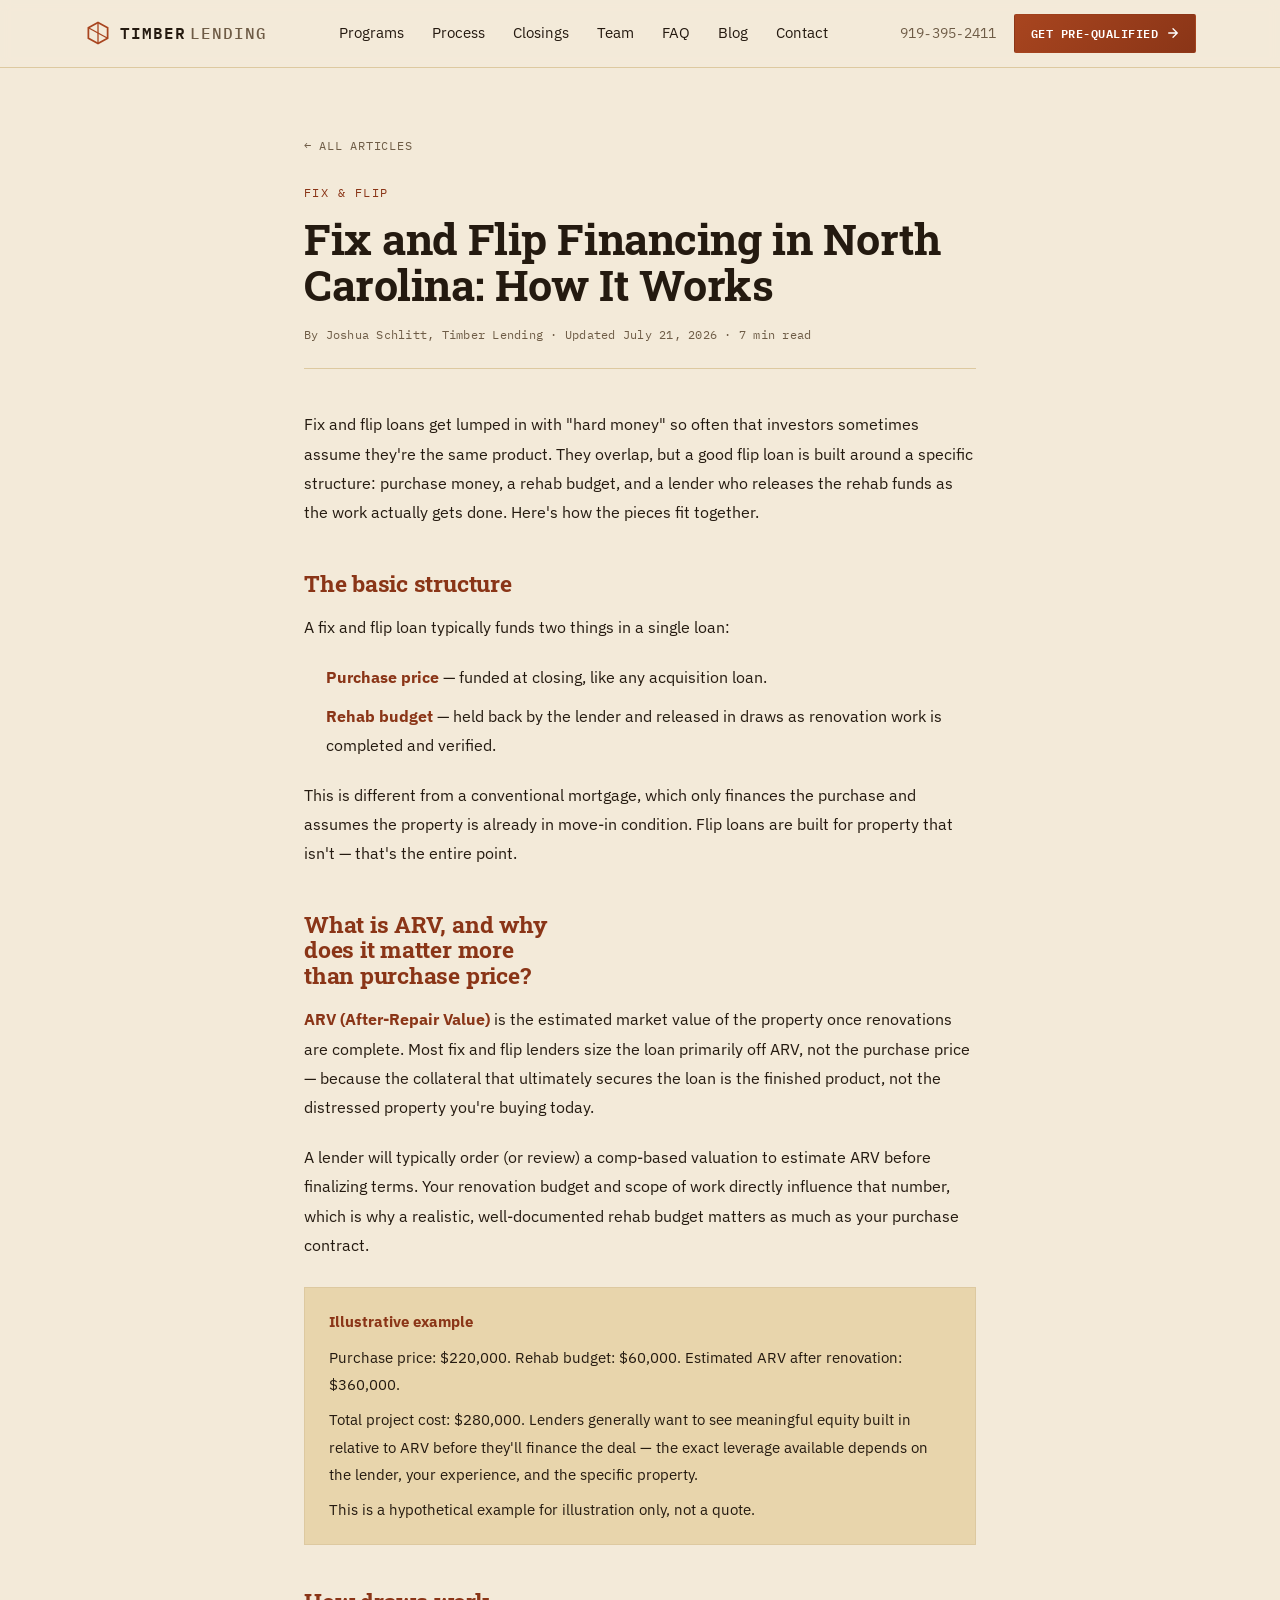
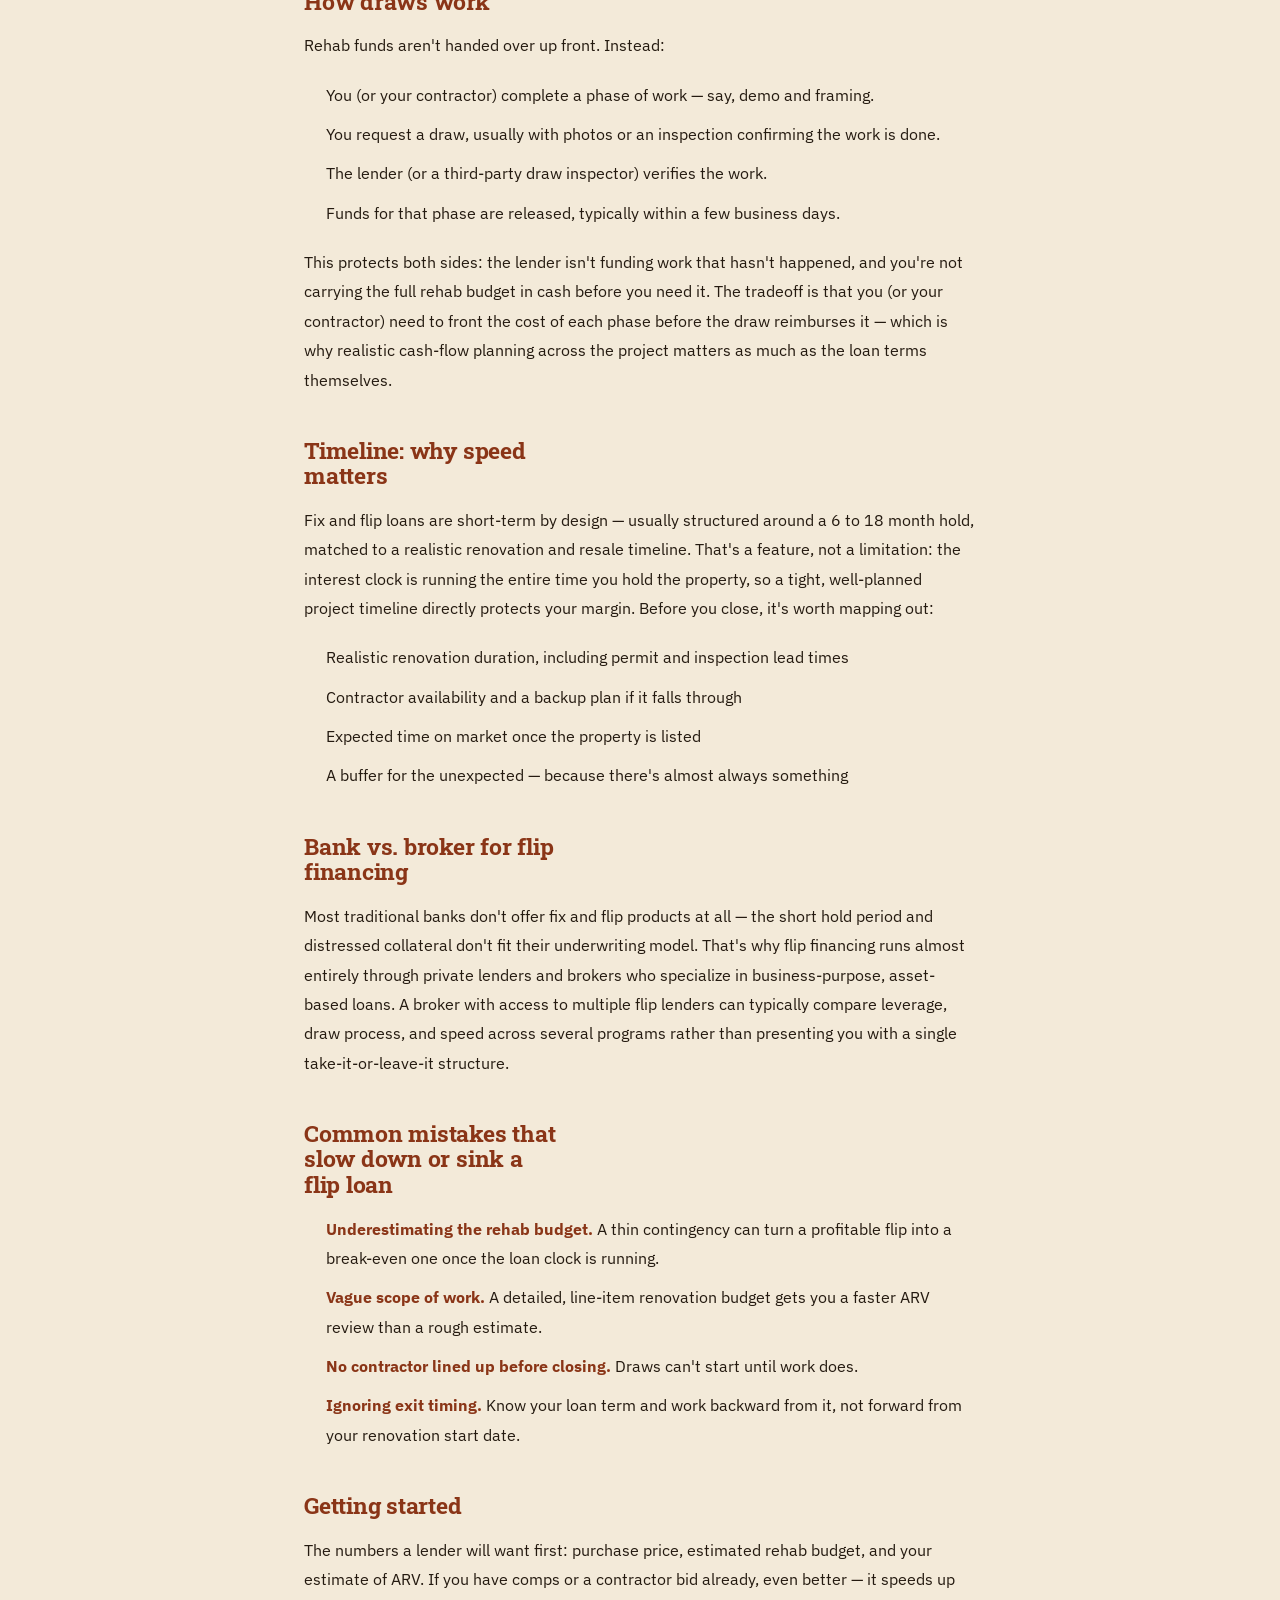
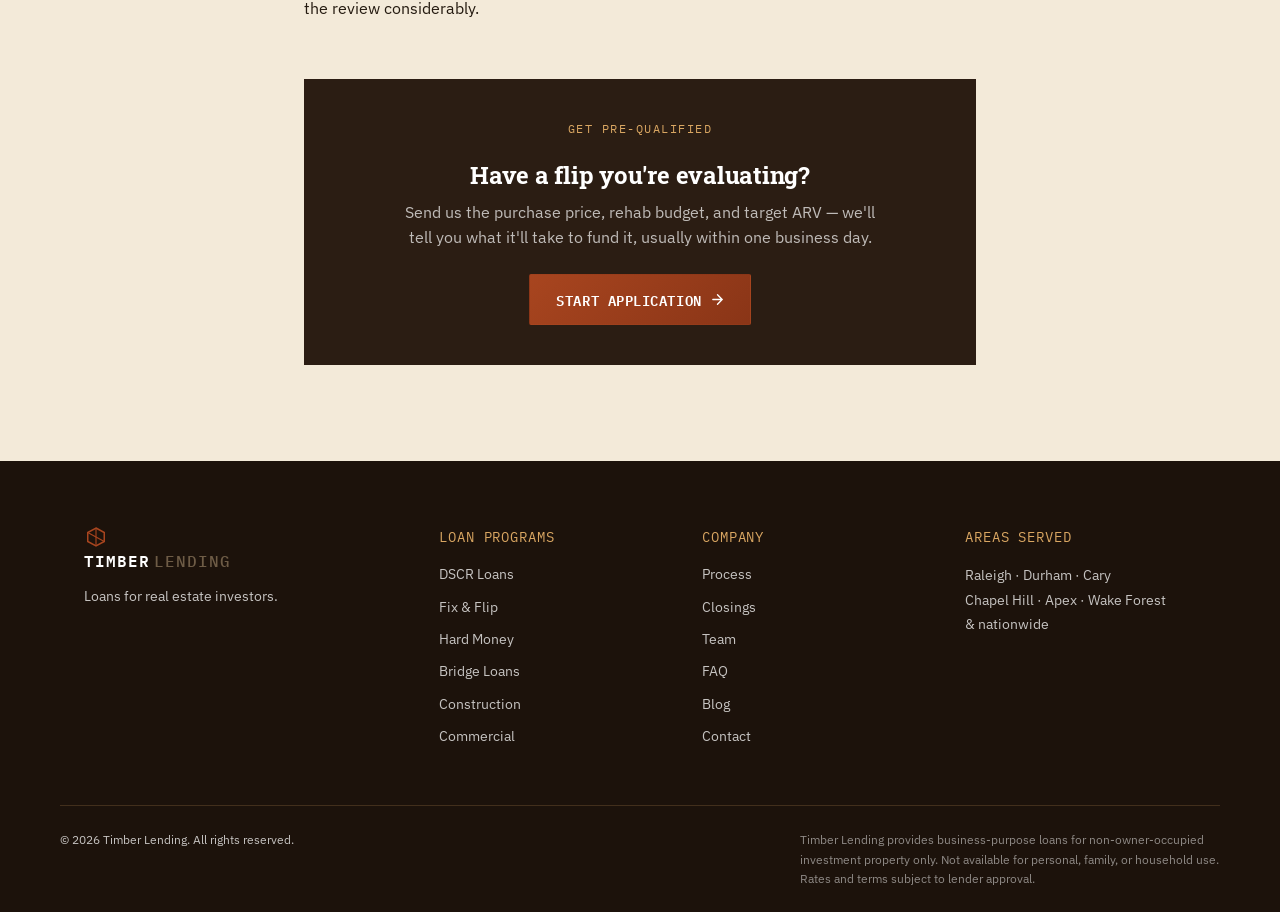
<file: blog/fix-and-flip-financing-north-carolina.html>
<!DOCTYPE html>
<html lang="en">
<head>
<meta charset="UTF-8">
<meta name="viewport" content="width=device-width, initial-scale=1.0">
<title>Fix and Flip Financing in North Carolina: How It Works | Timber Lending</title>
<meta name="description" content="Purchase price, rehab budget, draw schedules, and ARV — a plain-English guide to how fix and flip loans are structured for real estate investors in North Carolina.">
<meta name="robots" content="index, follow">
<link rel="canonical" href="https://timberlending.com/blog/fix-and-flip-financing-north-carolina.html">
<meta name="theme-color" content="#2b1d13">
<meta name="geo.region" content="US-NC">
<meta name="geo.placename" content="Raleigh, North Carolina">

<meta property="og:type" content="article">
<meta property="og:site_name" content="Timber Lending">
<meta property="og:locale" content="en_US">
<meta property="og:title" content="Fix and Flip Financing in North Carolina: How It Works">
<meta property="og:description" content="Purchase price, rehab budget, draw schedules, and ARV — a plain-English guide to how fix and flip loans are structured.">
<meta property="og:url" content="https://timberlending.com/blog/fix-and-flip-financing-north-carolina.html">
<meta property="og:image" content="https://timberlending.com/og-image.png">
<meta property="og:image:width" content="1200">
<meta property="og:image:height" content="630">
<meta name="twitter:card" content="summary_large_image">
<meta name="twitter:title" content="Fix and Flip Financing in North Carolina: How It Works">
<meta name="twitter:description" content="Purchase price, rehab budget, draw schedules, and ARV, explained.">
<meta name="twitter:image" content="https://timberlending.com/og-image.png">

<link rel="icon" href="../favicon.ico" sizes="any">
<link rel="icon" type="image/svg+xml" href="../favicon.svg">
<link rel="icon" type="image/png" sizes="32x32" href="../favicon-32x32.png">
<link rel="icon" type="image/png" sizes="16x16" href="../favicon-16x16.png">
<link rel="apple-touch-icon" sizes="180x180" href="../apple-touch-icon.png">
<link rel="manifest" href="../site.webmanifest">
<link rel="preconnect" href="https://fonts.googleapis.com">
<link rel="preconnect" href="https://fonts.gstatic.com" crossorigin>
<link href="https://fonts.googleapis.com/css2?family=IBM+Plex+Mono:wght@400;500;600&family=IBM+Plex+Sans:wght@400;500;600;700&family=Roboto+Slab:wght@600;700;900&display=swap" rel="stylesheet">
<link rel="stylesheet" href="../css/styles.css">
<script type="application/ld+json">
{
  "@context": "https://schema.org",
  "@type": "BlogPosting",
  "headline": "Fix and Flip Financing in North Carolina: How It Works",
  "description": "Purchase price, rehab budget, draw schedules, and ARV — a plain-English guide to how fix and flip loans are structured.",
  "image": "https://timberlending.com/og-image.png",
  "author": { "@type": "Person", "name": "Joshua Schlitt" },
  "publisher": {
    "@type": "Organization",
    "name": "Timber Lending",
    "logo": { "@type": "ImageObject", "url": "https://timberlending.com/og-image.png" }
  },
  "datePublished": "2026-07-21",
  "dateModified": "2026-07-21",
  "mainEntityOfPage": "https://timberlending.com/blog/fix-and-flip-financing-north-carolina.html"
}
</script>
<script type="application/ld+json">
{
  "@context": "https://schema.org",
  "@type": "BreadcrumbList",
  "itemListElement": [
    { "@type": "ListItem", "position": 1, "name": "Home", "item": "https://timberlending.com/" },
    { "@type": "ListItem", "position": 2, "name": "Blog", "item": "https://timberlending.com/blog/" },
    { "@type": "ListItem", "position": 3, "name": "Fix and Flip Financing in North Carolina", "item": "https://timberlending.com/blog/fix-and-flip-financing-north-carolina.html" }
  ]
}
</script>
</head>
<body>

<a class="skip-link" href="#main">Skip to content</a>

<header class="site-header">
  <div class="container header-inner">
    <a href="../#top" class="logo">
      <span class="logo-mark" aria-hidden="true">
        <svg viewBox="0 0 32 32" width="28" height="28">
          <polygon points="16,4 27,10 27,22 16,28 5,22 5,10" fill="none" stroke="currentColor" stroke-width="2"/>
          <line x1="16" y1="4" x2="16" y2="28" stroke="currentColor" stroke-width="1.5"/>
          <line x1="5" y1="10" x2="27" y2="22" stroke="currentColor" stroke-width="1.5"/>
        </svg>
      </span>
      <span class="logo-text">TIMBER<span class="logo-sub">LENDING</span></span>
    </a>

    <nav class="site-nav" id="site-nav">
      <a href="../#programs">Programs</a>
      <a href="../#process">Process</a>
      <a href="../#closings">Closings</a>
      <a href="../#team">Team</a>
      <a href="../#faq">FAQ</a>
      <a href="./">Blog</a>
      <a href="../#contact">Contact</a>
    </nav>

    <div class="header-actions">
      <a href="tel:9193952411" class="header-phone">919&#8209;395&#8209;2411</a>
      <a href="../#contact" class="btn btn-primary btn-sm btn-apply"><span class="btn-full">Get Pre-Qualified</span><span class="btn-short">Apply</span><svg viewBox="0 0 14 14" fill="none" width="12" height="12" class="btn-arrow" aria-hidden="true"><path d="M2 7h10M7 2l5 5-5 5" stroke="currentColor" stroke-width="1.5" stroke-linecap="round"/></svg></a>
      <button class="nav-toggle" id="nav-toggle" aria-expanded="false" aria-controls="site-nav" aria-label="Toggle navigation menu">
        <span></span><span></span><span></span>
      </button>
    </div>
  </div>
</header>

<main id="main">
  <article class="section article-page">
    <div class="container article-container">
      <a href="./" class="back-link">&larr; All Articles</a>
      <p class="eyebrow">Fix &amp; Flip</p>
      <h1>Fix and Flip Financing in North Carolina: How It Works</h1>
      <p class="article-meta">By Joshua Schlitt, Timber Lending &middot; Updated July 21, 2026 &middot; 7 min read</p>

      <div class="article-body">
        <p>Fix and flip loans get lumped in with "hard money" so often that investors sometimes assume they're the same product. They overlap, but a good flip loan is built around a specific structure: purchase money, a rehab budget, and a lender who releases the rehab funds as the work actually gets done. Here's how the pieces fit together.</p>

        <h2>The basic structure</h2>
        <p>A fix and flip loan typically funds two things in a single loan:</p>
        <ul>
          <li><strong>Purchase price</strong> — funded at closing, like any acquisition loan.</li>
          <li><strong>Rehab budget</strong> — held back by the lender and released in draws as renovation work is completed and verified.</li>
        </ul>
        <p>This is different from a conventional mortgage, which only finances the purchase and assumes the property is already in move-in condition. Flip loans are built for property that isn't — that's the entire point.</p>

        <h2>What is ARV, and why does it matter more than purchase price?</h2>
        <p><strong>ARV (After-Repair Value)</strong> is the estimated market value of the property once renovations are complete. Most fix and flip lenders size the loan primarily off ARV, not the purchase price — because the collateral that ultimately secures the loan is the finished product, not the distressed property you're buying today.</p>
        <p>A lender will typically order (or review) a comp-based valuation to estimate ARV before finalizing terms. Your renovation budget and scope of work directly influence that number, which is why a realistic, well-documented rehab budget matters as much as your purchase contract.</p>

        <div class="article-example">
          <p><strong>Illustrative example</strong></p>
          <p>Purchase price: $220,000. Rehab budget: $60,000. Estimated ARV after renovation: $360,000.</p>
          <p>Total project cost: $280,000. Lenders generally want to see meaningful equity built in relative to ARV before they'll finance the deal — the exact leverage available depends on the lender, your experience, and the specific property.</p>
          <p>This is a hypothetical example for illustration only, not a quote.</p>
        </div>

        <h2>How draws work</h2>
        <p>Rehab funds aren't handed over up front. Instead:</p>
        <ol>
          <li>You (or your contractor) complete a phase of work — say, demo and framing.</li>
          <li>You request a draw, usually with photos or an inspection confirming the work is done.</li>
          <li>The lender (or a third-party draw inspector) verifies the work.</li>
          <li>Funds for that phase are released, typically within a few business days.</li>
        </ol>
        <p>This protects both sides: the lender isn't funding work that hasn't happened, and you're not carrying the full rehab budget in cash before you need it. The tradeoff is that you (or your contractor) need to front the cost of each phase before the draw reimburses it — which is why realistic cash-flow planning across the project matters as much as the loan terms themselves.</p>

        <h2>Timeline: why speed matters</h2>
        <p>Fix and flip loans are short-term by design — usually structured around a 6 to 18 month hold, matched to a realistic renovation and resale timeline. That's a feature, not a limitation: the interest clock is running the entire time you hold the property, so a tight, well-planned project timeline directly protects your margin. Before you close, it's worth mapping out:</p>
        <ul>
          <li>Realistic renovation duration, including permit and inspection lead times</li>
          <li>Contractor availability and a backup plan if it falls through</li>
          <li>Expected time on market once the property is listed</li>
          <li>A buffer for the unexpected — because there's almost always something</li>
        </ul>

        <h2>Bank vs. broker for flip financing</h2>
        <p>Most traditional banks don't offer fix and flip products at all — the short hold period and distressed collateral don't fit their underwriting model. That's why flip financing runs almost entirely through private lenders and brokers who specialize in business-purpose, asset-based loans. A broker with access to multiple flip lenders can typically compare leverage, draw process, and speed across several programs rather than presenting you with a single take-it-or-leave-it structure.</p>

        <h2>Common mistakes that slow down or sink a flip loan</h2>
        <ul>
          <li><strong>Underestimating the rehab budget.</strong> A thin contingency can turn a profitable flip into a break-even one once the loan clock is running.</li>
          <li><strong>Vague scope of work.</strong> A detailed, line-item renovation budget gets you a faster ARV review than a rough estimate.</li>
          <li><strong>No contractor lined up before closing.</strong> Draws can't start until work does.</li>
          <li><strong>Ignoring exit timing.</strong> Know your loan term and work backward from it, not forward from your renovation start date.</li>
        </ul>

        <h2>Getting started</h2>
        <p>The numbers a lender will want first: purchase price, estimated rehab budget, and your estimate of ARV. If you have comps or a contractor bid already, even better — it speeds up the review considerably.</p>
      </div>

      <div class="article-cta">
        <p class="eyebrow">Get Pre-Qualified</p>
        <h3>Have a flip you're evaluating?</h3>
        <p>Send us the purchase price, rehab budget, and target ARV — we'll tell you what it'll take to fund it, usually within one business day.</p>
        <a href="../#contact" class="btn btn-primary btn-apply">Start Application<svg viewBox="0 0 14 14" fill="none" width="13" height="13" class="btn-arrow" aria-hidden="true"><path d="M2 7h10M7 2l5 5-5 5" stroke="currentColor" stroke-width="1.5" stroke-linecap="round"/></svg></a>
      </div>
    </div>
  </article>
</main>

<footer class="site-footer">
  <div class="container footer-grid">
    <div class="footer-col">
      <a href="../#top" class="logo footer-logo">
        <span class="logo-mark" aria-hidden="true">
          <svg viewBox="0 0 32 32" width="24" height="24">
            <polygon points="16,4 27,10 27,22 16,28 5,22 5,10" fill="none" stroke="currentColor" stroke-width="2"/>
            <line x1="16" y1="4" x2="16" y2="28" stroke="currentColor" stroke-width="1.5"/>
            <line x1="5" y1="10" x2="27" y2="22" stroke="currentColor" stroke-width="1.5"/>
          </svg>
        </span>
        <span class="logo-text">TIMBER<span class="logo-sub">LENDING</span></span>
      </a>
      <p class="footer-tagline">Loans for real estate investors.</p>
    </div>

    <div class="footer-col">
      <p class="footer-heading">Loan Programs</p>
      <a href="../#programs">DSCR Loans</a>
      <a href="../#programs">Fix &amp; Flip</a>
      <a href="../#programs">Hard Money</a>
      <a href="../#programs">Bridge Loans</a>
      <a href="../#programs">Construction</a>
      <a href="../#programs">Commercial</a>
    </div>

    <div class="footer-col">
      <p class="footer-heading">Company</p>
      <a href="../#process">Process</a>
      <a href="../#closings">Closings</a>
      <a href="../#team">Team</a>
      <a href="../#faq">FAQ</a>
      <a href="./">Blog</a>
      <a href="../#contact">Contact</a>
    </div>

    <div class="footer-col">
      <p class="footer-heading">Areas Served</p>
      <p>Raleigh &middot; Durham &middot; Cary<br>Chapel Hill &middot; Apex &middot; Wake Forest<br>&amp; nationwide</p>
    </div>
  </div>

  <div class="container footer-bottom">
    <p>&copy; 2026 Timber Lending. All rights reserved.</p>
    <p class="footer-disclaimer">Timber Lending provides business-purpose loans for non-owner-occupied investment property only. Not available for personal, family, or household use. Rates and terms subject to lender approval.</p>
  </div>
</footer>

<script src="../js/main.js"></script>
</body>
</html>
</file>
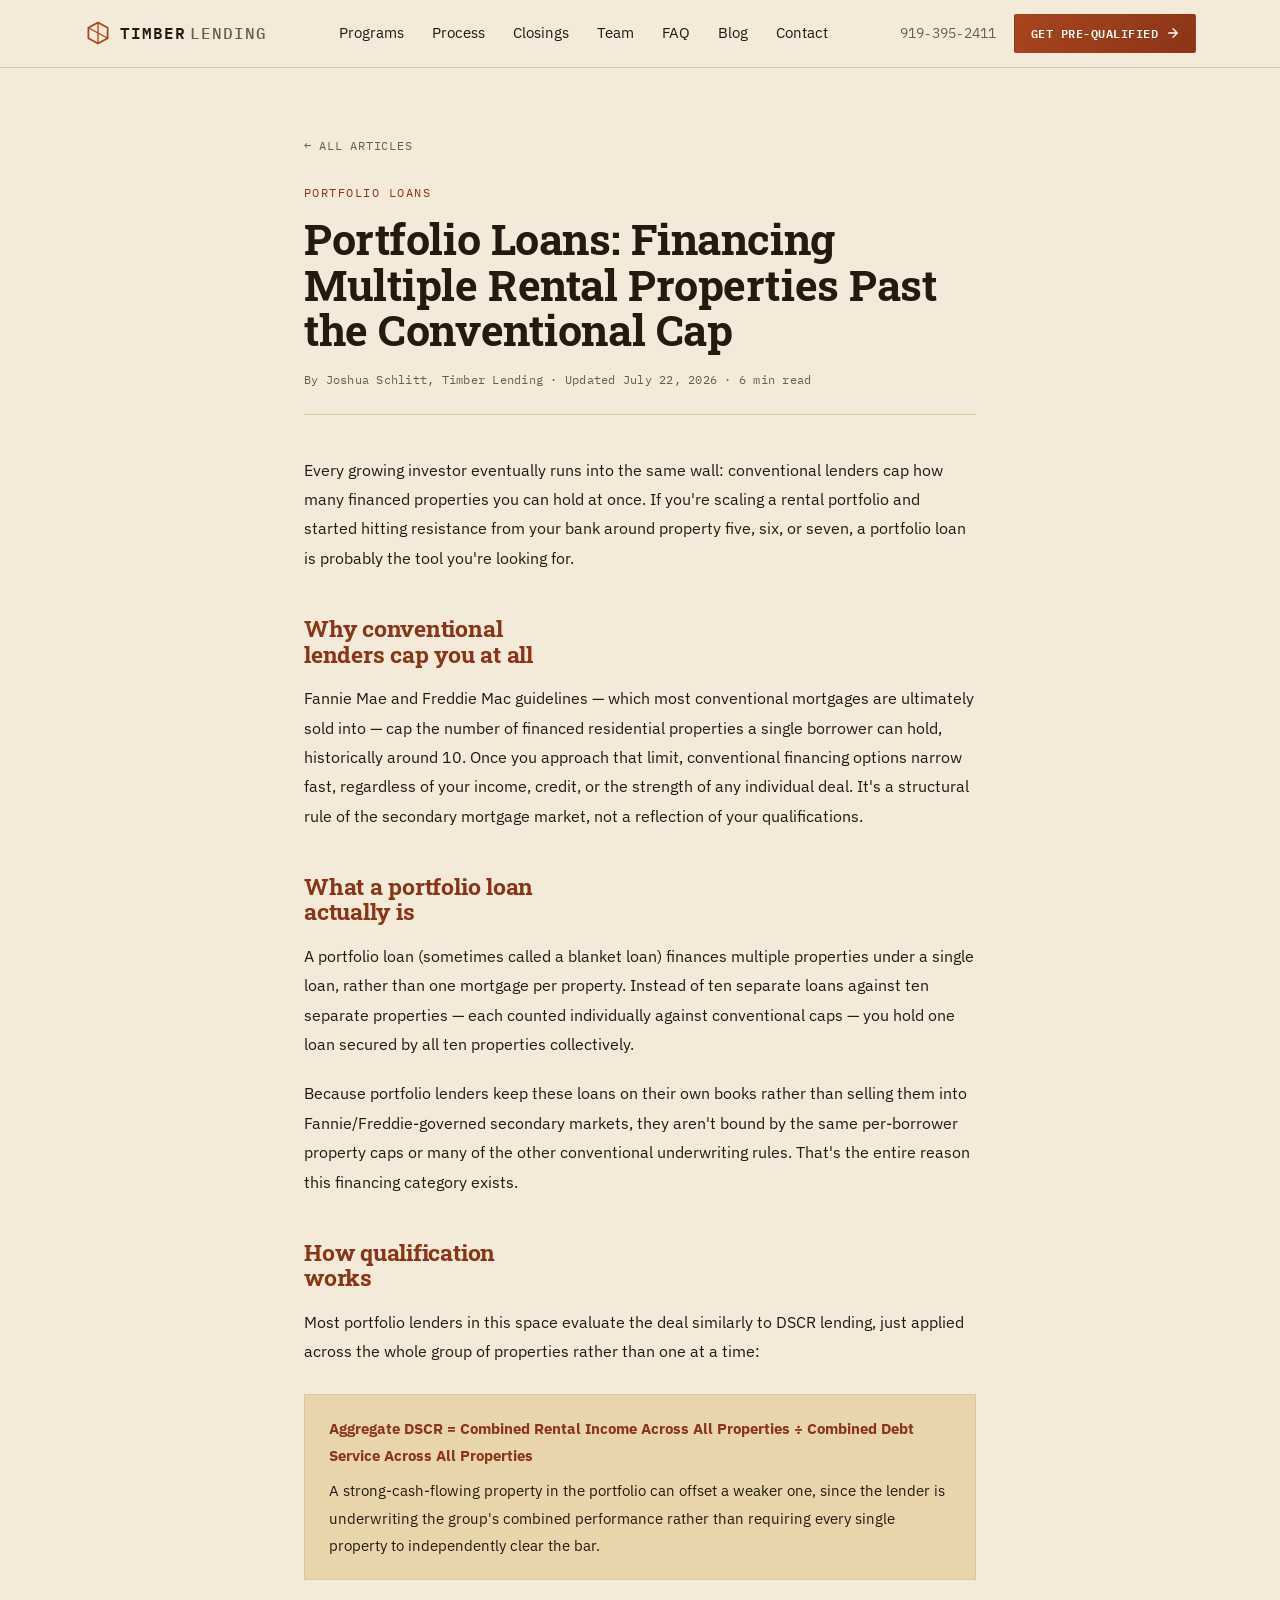
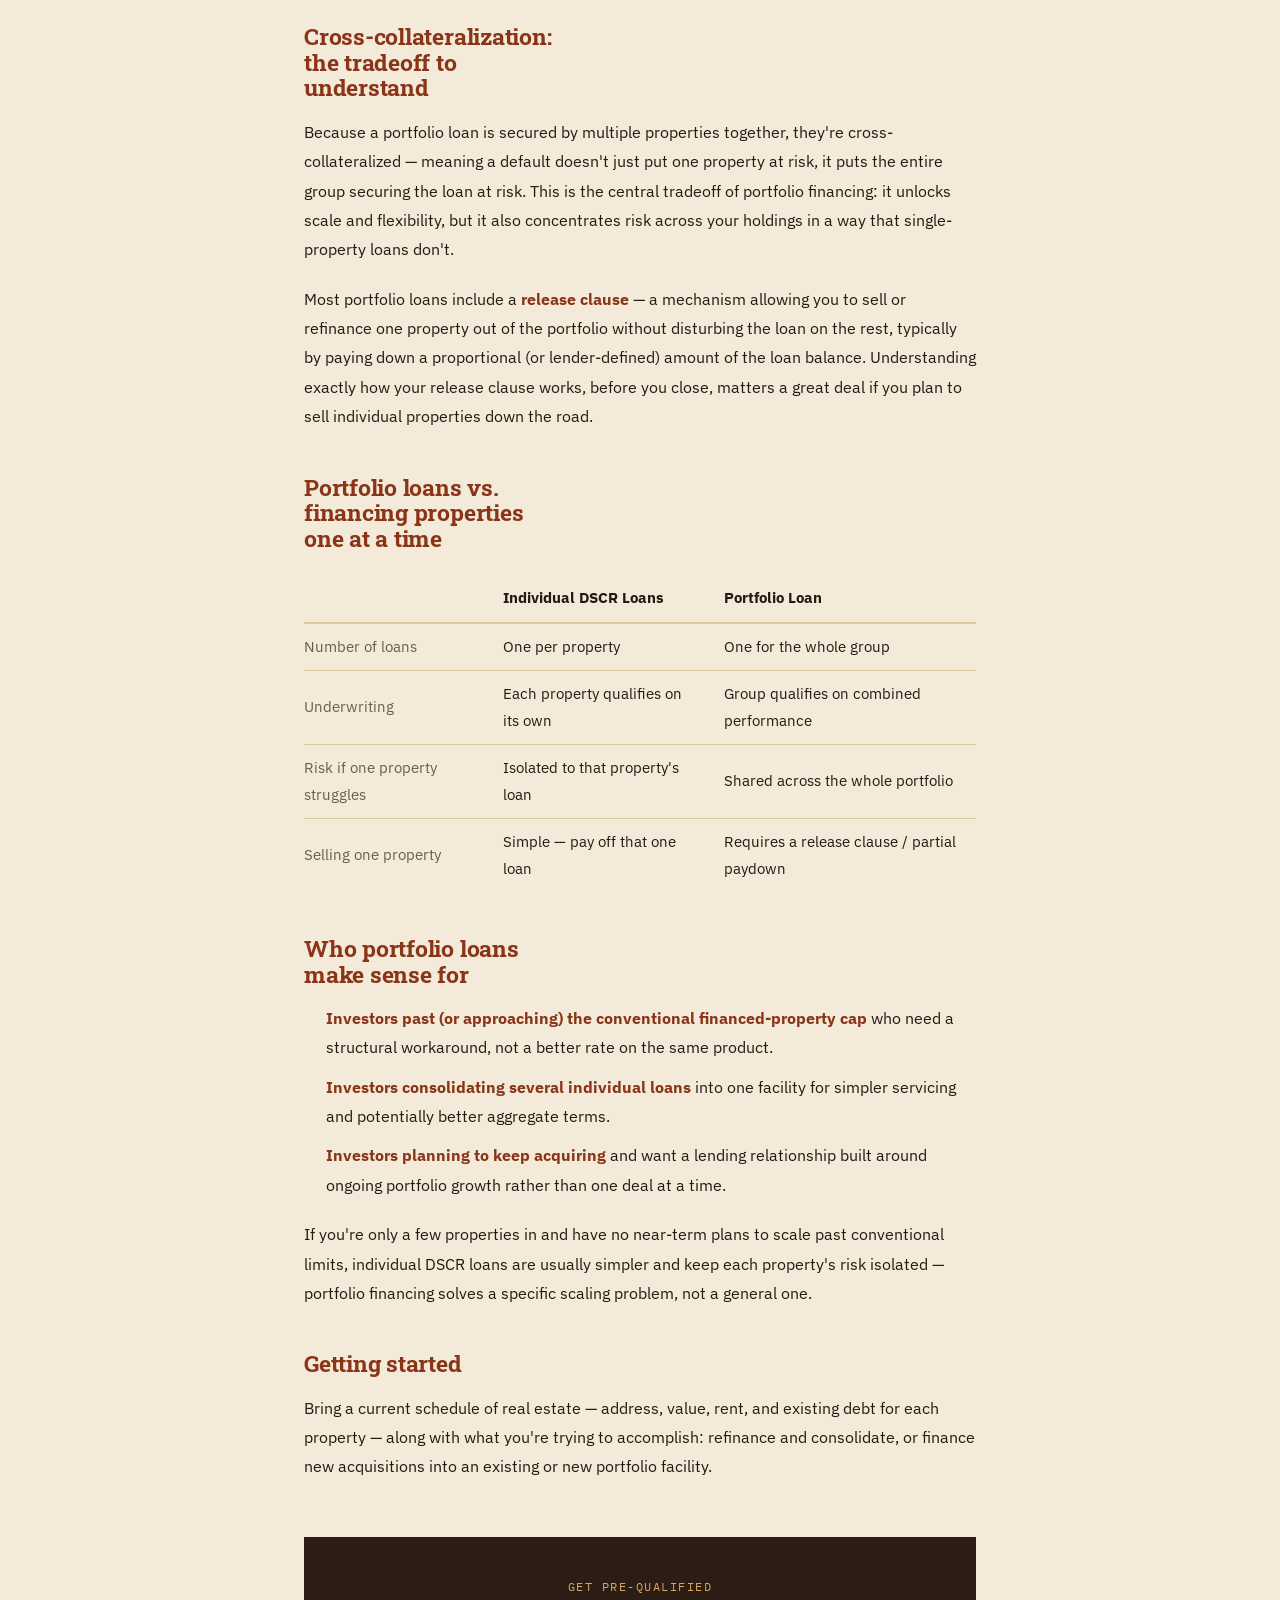
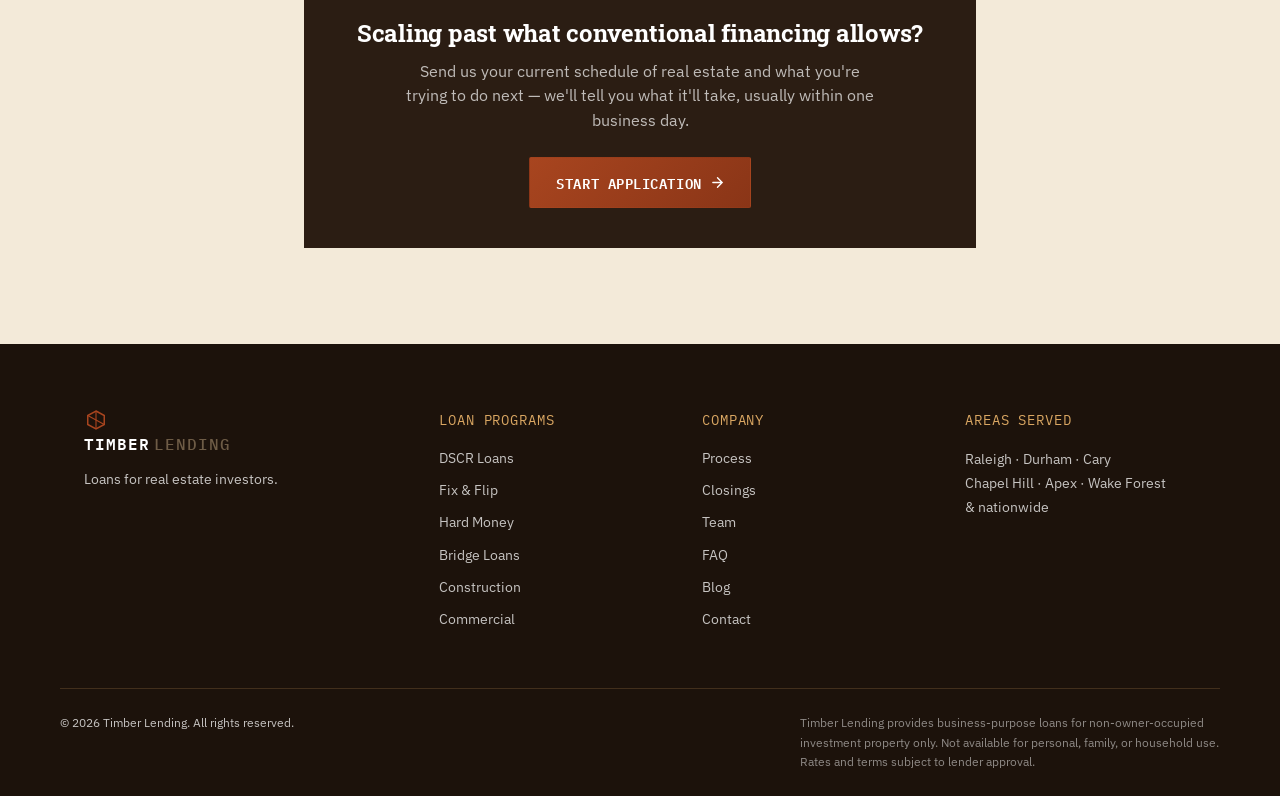
<file: blog/portfolio-loans-for-real-estate-investors.html>
<!DOCTYPE html>
<html lang="en">
<head>
<meta charset="UTF-8">
<meta name="viewport" content="width=device-width, initial-scale=1.0">
<title>Portfolio Loans: Financing Multiple Rental Properties Past the Conventional Cap | Timber Lending</title>
<meta name="description" content="How blanket portfolio loans work, why conventional lenders cap financed properties, and how investors use portfolio financing to keep scaling a rental portfolio.">
<meta name="robots" content="index, follow">
<link rel="canonical" href="https://timberlending.com/blog/portfolio-loans-for-real-estate-investors.html">
<meta name="theme-color" content="#2b1d13">
<meta name="geo.region" content="US-NC">
<meta name="geo.placename" content="Raleigh, North Carolina">

<meta property="og:type" content="article">
<meta property="og:site_name" content="Timber Lending">
<meta property="og:locale" content="en_US">
<meta property="og:title" content="Portfolio Loans: Financing Multiple Rental Properties Past the Conventional Cap">
<meta property="og:description" content="How blanket portfolio loans work, and how investors use them to keep scaling past conventional limits.">
<meta property="og:url" content="https://timberlending.com/blog/portfolio-loans-for-real-estate-investors.html">
<meta property="og:image" content="https://timberlending.com/og-image.png">
<meta property="og:image:width" content="1200">
<meta property="og:image:height" content="630">
<meta name="twitter:card" content="summary_large_image">
<meta name="twitter:title" content="Portfolio Loans: Financing Multiple Rental Properties Past the Conventional Cap">
<meta name="twitter:description" content="How blanket portfolio loans work for growing rental portfolios.">
<meta name="twitter:image" content="https://timberlending.com/og-image.png">

<link rel="icon" href="../favicon.ico" sizes="any">
<link rel="icon" type="image/svg+xml" href="../favicon.svg">
<link rel="icon" type="image/png" sizes="32x32" href="../favicon-32x32.png">
<link rel="icon" type="image/png" sizes="16x16" href="../favicon-16x16.png">
<link rel="apple-touch-icon" sizes="180x180" href="../apple-touch-icon.png">
<link rel="manifest" href="../site.webmanifest">
<link rel="preconnect" href="https://fonts.googleapis.com">
<link rel="preconnect" href="https://fonts.gstatic.com" crossorigin>
<link href="https://fonts.googleapis.com/css2?family=IBM+Plex+Mono:wght@400;500;600&family=IBM+Plex+Sans:wght@400;500;600;700&family=Roboto+Slab:wght@600;700;900&display=swap" rel="stylesheet">
<link rel="stylesheet" href="../css/styles.css">
<script type="application/ld+json">
{
  "@context": "https://schema.org",
  "@type": "BlogPosting",
  "headline": "Portfolio Loans: Financing Multiple Rental Properties Past the Conventional Cap",
  "description": "How blanket portfolio loans work, why conventional lenders cap financed properties, and how investors use portfolio financing to keep scaling a rental portfolio.",
  "image": "https://timberlending.com/og-image.png",
  "author": { "@type": "Person", "name": "Joshua Schlitt" },
  "publisher": {
    "@type": "Organization",
    "name": "Timber Lending",
    "logo": { "@type": "ImageObject", "url": "https://timberlending.com/og-image.png" }
  },
  "datePublished": "2026-07-22",
  "dateModified": "2026-07-22",
  "mainEntityOfPage": "https://timberlending.com/blog/portfolio-loans-for-real-estate-investors.html"
}
</script>
<script type="application/ld+json">
{
  "@context": "https://schema.org",
  "@type": "BreadcrumbList",
  "itemListElement": [
    { "@type": "ListItem", "position": 1, "name": "Home", "item": "https://timberlending.com/" },
    { "@type": "ListItem", "position": 2, "name": "Blog", "item": "https://timberlending.com/blog/" },
    { "@type": "ListItem", "position": 3, "name": "Portfolio Loans for Real Estate Investors", "item": "https://timberlending.com/blog/portfolio-loans-for-real-estate-investors.html" }
  ]
}
</script>
</head>
<body>

<a class="skip-link" href="#main">Skip to content</a>

<header class="site-header">
  <div class="container header-inner">
    <a href="../#top" class="logo">
      <span class="logo-mark" aria-hidden="true">
        <svg viewBox="0 0 32 32" width="28" height="28">
          <polygon points="16,4 27,10 27,22 16,28 5,22 5,10" fill="none" stroke="currentColor" stroke-width="2"/>
          <line x1="16" y1="4" x2="16" y2="28" stroke="currentColor" stroke-width="1.5"/>
          <line x1="5" y1="10" x2="27" y2="22" stroke="currentColor" stroke-width="1.5"/>
        </svg>
      </span>
      <span class="logo-text">TIMBER<span class="logo-sub">LENDING</span></span>
    </a>

    <nav class="site-nav" id="site-nav">
      <a href="../#programs">Programs</a>
      <a href="../#process">Process</a>
      <a href="../#closings">Closings</a>
      <a href="../#team">Team</a>
      <a href="../#faq">FAQ</a>
      <a href="./">Blog</a>
      <a href="../#contact">Contact</a>
    </nav>

    <div class="header-actions">
      <a href="tel:9193952411" class="header-phone">919&#8209;395&#8209;2411</a>
      <a href="../#contact" class="btn btn-primary btn-sm btn-apply"><span class="btn-full">Get Pre-Qualified</span><span class="btn-short">Apply</span><svg viewBox="0 0 14 14" fill="none" width="12" height="12" class="btn-arrow" aria-hidden="true"><path d="M2 7h10M7 2l5 5-5 5" stroke="currentColor" stroke-width="1.5" stroke-linecap="round"/></svg></a>
      <button class="nav-toggle" id="nav-toggle" aria-expanded="false" aria-controls="site-nav" aria-label="Toggle navigation menu">
        <span></span><span></span><span></span>
      </button>
    </div>
  </div>
</header>

<main id="main">
  <article class="section article-page">
    <div class="container article-container">
      <a href="./" class="back-link">&larr; All Articles</a>
      <p class="eyebrow">Portfolio Loans</p>
      <h1>Portfolio Loans: Financing Multiple Rental Properties Past the Conventional Cap</h1>
      <p class="article-meta">By Joshua Schlitt, Timber Lending &middot; Updated July 22, 2026 &middot; 6 min read</p>

      <div class="article-body">
        <p>Every growing investor eventually runs into the same wall: conventional lenders cap how many financed properties you can hold at once. If you're scaling a rental portfolio and started hitting resistance from your bank around property five, six, or seven, a portfolio loan is probably the tool you're looking for.</p>

        <h2>Why conventional lenders cap you at all</h2>
        <p>Fannie Mae and Freddie Mac guidelines — which most conventional mortgages are ultimately sold into — cap the number of financed residential properties a single borrower can hold, historically around 10. Once you approach that limit, conventional financing options narrow fast, regardless of your income, credit, or the strength of any individual deal. It's a structural rule of the secondary mortgage market, not a reflection of your qualifications.</p>

        <h2>What a portfolio loan actually is</h2>
        <p>A portfolio loan (sometimes called a blanket loan) finances multiple properties under a single loan, rather than one mortgage per property. Instead of ten separate loans against ten separate properties — each counted individually against conventional caps — you hold one loan secured by all ten properties collectively.</p>
        <p>Because portfolio lenders keep these loans on their own books rather than selling them into Fannie/Freddie-governed secondary markets, they aren't bound by the same per-borrower property caps or many of the other conventional underwriting rules. That's the entire reason this financing category exists.</p>

        <h2>How qualification works</h2>
        <p>Most portfolio lenders in this space evaluate the deal similarly to DSCR lending, just applied across the whole group of properties rather than one at a time:</p>
        <div class="article-example">
          <p><strong>Aggregate DSCR = Combined Rental Income Across All Properties &divide; Combined Debt Service Across All Properties</strong></p>
          <p>A strong-cash-flowing property in the portfolio can offset a weaker one, since the lender is underwriting the group's combined performance rather than requiring every single property to independently clear the bar.</p>
        </div>

        <h2>Cross-collateralization: the tradeoff to understand</h2>
        <p>Because a portfolio loan is secured by multiple properties together, they're cross-collateralized — meaning a default doesn't just put one property at risk, it puts the entire group securing the loan at risk. This is the central tradeoff of portfolio financing: it unlocks scale and flexibility, but it also concentrates risk across your holdings in a way that single-property loans don't.</p>
        <p>Most portfolio loans include a <strong>release clause</strong> — a mechanism allowing you to sell or refinance one property out of the portfolio without disturbing the loan on the rest, typically by paying down a proportional (or lender-defined) amount of the loan balance. Understanding exactly how your release clause works, before you close, matters a great deal if you plan to sell individual properties down the road.</p>

        <h2>Portfolio loans vs. financing properties one at a time</h2>
        <table style="width:100%; border-collapse:collapse; margin:24px 0; font-size:0.92rem;">
          <thead>
            <tr style="border-bottom:2px solid var(--seam); text-align:left;">
              <th style="padding:10px 12px 10px 0;">&nbsp;</th>
              <th style="padding:10px 12px;">Individual DSCR Loans</th>
              <th style="padding:10px 0 10px 12px;">Portfolio Loan</th>
            </tr>
          </thead>
          <tbody>
            <tr style="border-bottom:1px solid var(--seam);">
              <td style="padding:10px 12px 10px 0; color:var(--bark);">Number of loans</td>
              <td style="padding:10px 12px;">One per property</td>
              <td style="padding:10px 0 10px 12px;">One for the whole group</td>
            </tr>
            <tr style="border-bottom:1px solid var(--seam);">
              <td style="padding:10px 12px 10px 0; color:var(--bark);">Underwriting</td>
              <td style="padding:10px 12px;">Each property qualifies on its own</td>
              <td style="padding:10px 0 10px 12px;">Group qualifies on combined performance</td>
            </tr>
            <tr style="border-bottom:1px solid var(--seam);">
              <td style="padding:10px 12px 10px 0; color:var(--bark);">Risk if one property struggles</td>
              <td style="padding:10px 12px;">Isolated to that property's loan</td>
              <td style="padding:10px 0 10px 12px;">Shared across the whole portfolio</td>
            </tr>
            <tr>
              <td style="padding:10px 12px 10px 0; color:var(--bark);">Selling one property</td>
              <td style="padding:10px 12px;">Simple — pay off that one loan</td>
              <td style="padding:10px 0 10px 12px;">Requires a release clause / partial paydown</td>
            </tr>
          </tbody>
        </table>

        <h2>Who portfolio loans make sense for</h2>
        <ul>
          <li><strong>Investors past (or approaching) the conventional financed-property cap</strong> who need a structural workaround, not a better rate on the same product.</li>
          <li><strong>Investors consolidating several individual loans</strong> into one facility for simpler servicing and potentially better aggregate terms.</li>
          <li><strong>Investors planning to keep acquiring</strong> and want a lending relationship built around ongoing portfolio growth rather than one deal at a time.</li>
        </ul>
        <p>If you're only a few properties in and have no near-term plans to scale past conventional limits, individual DSCR loans are usually simpler and keep each property's risk isolated — portfolio financing solves a specific scaling problem, not a general one.</p>

        <h2>Getting started</h2>
        <p>Bring a current schedule of real estate — address, value, rent, and existing debt for each property — along with what you're trying to accomplish: refinance and consolidate, or finance new acquisitions into an existing or new portfolio facility.</p>
      </div>

      <div class="article-cta">
        <p class="eyebrow">Get Pre-Qualified</p>
        <h3>Scaling past what conventional financing allows?</h3>
        <p>Send us your current schedule of real estate and what you're trying to do next — we'll tell you what it'll take, usually within one business day.</p>
        <a href="../#contact" class="btn btn-primary btn-apply">Start Application<svg viewBox="0 0 14 14" fill="none" width="13" height="13" class="btn-arrow" aria-hidden="true"><path d="M2 7h10M7 2l5 5-5 5" stroke="currentColor" stroke-width="1.5" stroke-linecap="round"/></svg></a>
      </div>
    </div>
  </article>
</main>

<footer class="site-footer">
  <div class="container footer-grid">
    <div class="footer-col">
      <a href="../#top" class="logo footer-logo">
        <span class="logo-mark" aria-hidden="true">
          <svg viewBox="0 0 32 32" width="24" height="24">
            <polygon points="16,4 27,10 27,22 16,28 5,22 5,10" fill="none" stroke="currentColor" stroke-width="2"/>
            <line x1="16" y1="4" x2="16" y2="28" stroke="currentColor" stroke-width="1.5"/>
            <line x1="5" y1="10" x2="27" y2="22" stroke="currentColor" stroke-width="1.5"/>
          </svg>
        </span>
        <span class="logo-text">TIMBER<span class="logo-sub">LENDING</span></span>
      </a>
      <p class="footer-tagline">Loans for real estate investors.</p>
    </div>

    <div class="footer-col">
      <p class="footer-heading">Loan Programs</p>
      <a href="../#programs">DSCR Loans</a>
      <a href="../#programs">Fix &amp; Flip</a>
      <a href="../#programs">Hard Money</a>
      <a href="../#programs">Bridge Loans</a>
      <a href="../#programs">Construction</a>
      <a href="../#programs">Commercial</a>
    </div>

    <div class="footer-col">
      <p class="footer-heading">Company</p>
      <a href="../#process">Process</a>
      <a href="../#closings">Closings</a>
      <a href="../#team">Team</a>
      <a href="../#faq">FAQ</a>
      <a href="./">Blog</a>
      <a href="../#contact">Contact</a>
    </div>

    <div class="footer-col">
      <p class="footer-heading">Areas Served</p>
      <p>Raleigh &middot; Durham &middot; Cary<br>Chapel Hill &middot; Apex &middot; Wake Forest<br>&amp; nationwide</p>
    </div>
  </div>

  <div class="container footer-bottom">
    <p>&copy; 2026 Timber Lending. All rights reserved.</p>
    <p class="footer-disclaimer">Timber Lending provides business-purpose loans for non-owner-occupied investment property only. Not available for personal, family, or household use. Rates and terms subject to lender approval.</p>
  </div>
</footer>

<script src="../js/main.js"></script>
</body>
</html>
</file>
<file: css/styles.css>
/* ---------- Tokens ---------- */
:root {
  --walnut: #2b1d13;
  --walnut-deep: #1c120b;
  --grain-line: #d9a662;
  --pine: #f3ead9;
  --pine-alt: #e8d5ac;
  --ink: #241a10;
  --heartwood: #a8451f;
  --heartwood-dark: #8a3517;
  --bark: #6e5c46;
  --seam: #ddc9a0;

  --font-display: 'Roboto Slab', serif;
  --font-body: 'IBM Plex Sans', sans-serif;
  --font-mono: 'IBM Plex Mono', monospace;

  --max: 1160px;
}

/* ---------- Reset ---------- */
*, *::before, *::after { box-sizing: border-box; }
html { scroll-behavior: smooth; }
@media (prefers-reduced-motion: reduce) {
  html { scroll-behavior: auto; }
  *, *::before, *::after { animation-duration: 0.01ms !important; animation-iteration-count: 1 !important; transition-duration: 0.01ms !important; scroll-behavior: auto !important; }
}
body { margin: 0; }
img, svg { display: block; max-width: 100%; }
a { color: inherit; }
ul, ol { list-style: none; margin: 0; padding: 0; }
h1, h2, h3, p, dl, dd { margin: 0; }
button, input, select, textarea { font: inherit; color: inherit; }

body {
  background: var(--pine);
  color: var(--ink);
  font-family: var(--font-body);
  font-size: 16px;
  line-height: 1.55;
  -webkit-font-smoothing: antialiased;
}

.container {
  max-width: var(--max);
  margin: 0 auto;
  padding: 0 24px;
}
@media (max-width: 480px) { .container { padding: 0 16px; } }

.skip-link {
  position: absolute;
  left: -999px;
  top: 0;
  background: var(--heartwood);
  color: #fff;
  padding: 10px 16px;
  z-index: 100;
}
.skip-link:focus { left: 12px; top: 12px; }

:focus-visible {
  outline: 2px solid var(--heartwood);
  outline-offset: 2px;
}

h1, h2, h3 {
  font-family: var(--font-display);
  font-weight: 700;
  letter-spacing: -0.01em;
  line-height: 1.1;
}
h2 { font-size: clamp(1.7rem, 3vw, 2.4rem); margin-bottom: 16px; max-width: 20ch; }
h3 { font-size: 1.15rem; margin-bottom: 8px; }
.light { color: #fff; }

.eyebrow {
  font-family: var(--font-mono);
  font-size: 0.78rem;
  letter-spacing: 0.12em;
  text-transform: uppercase;
  color: var(--heartwood-dark);
  margin: 0 0 10px;
}
.eyebrow-light { color: var(--grain-line); }

.section { padding: 96px 0; }
@media (max-width: 640px) { .section { padding: 64px 0; } }

/* ---------- Buttons ---------- */
.btn {
  display: inline-flex;
  align-items: center;
  justify-content: center;
  gap: 9px;
  font-family: var(--font-mono);
  font-size: 0.85rem;
  font-weight: 600;
  letter-spacing: 0.04em;
  text-transform: uppercase;
  text-decoration: none;
  padding: 14px 26px;
  border-radius: 2px;
  border: 1px solid transparent;
  cursor: pointer;
  transition: transform 0.15s ease, background 0.15s ease, color 0.15s ease, border-color 0.15s ease, box-shadow 0.15s ease;
}
.btn:hover { transform: translateY(-1px); }
.btn-arrow { flex-shrink: 0; transition: transform 0.2s ease; }
.btn:hover .btn-arrow { transform: translateX(3px); }
.btn-primary { background: linear-gradient(135deg, var(--heartwood), var(--heartwood-dark)); color: #fff; }
.btn-primary:hover { background: linear-gradient(135deg, #b74f24, var(--heartwood)); box-shadow: 0 6px 18px rgba(168,69,31,0.35); }
.btn-secondary { background: transparent; color: var(--ink); border-color: var(--ink); }
.hero .btn-secondary, .contact .btn-secondary { color: #fff; border-color: rgba(255,255,255,0.5); }
.btn-secondary:hover { background: rgba(0,0,0,0.06); }
.hero .btn-secondary:hover { background: rgba(255,255,255,0.1); }
.btn-sm { padding: 9px 16px; font-size: 0.75rem; white-space: nowrap; }
.btn-apply { position: relative; box-shadow: 0 0 0 0 rgba(217,166,98,0.6); animation: applyPulse 2.2s ease-in-out infinite; }
.btn-apply:hover, .btn-apply:focus-visible { animation-play-state: paused; }
@keyframes applyPulse {
  0%   { box-shadow: 0 0 0 0 rgba(217,166,98,0.55); }
  60%  { box-shadow: 0 0 0 16px rgba(217,166,98,0); }
  100% { box-shadow: 0 0 0 0 rgba(217,166,98,0); }
}
.btn-block { width: 100%; padding: 15px; }
.btn-short { display: none; }
@media (max-width: 400px) {
  .btn-full { display: none; }
  .btn-short { display: inline; }
  .header-actions .btn-sm { padding: 9px 12px; }
}

/* ---------- Header ---------- */
.site-header {
  position: sticky;
  top: 0;
  z-index: 50;
  background: rgba(243,234,217,0.92);
  backdrop-filter: blur(6px);
  border-bottom: 1px solid var(--seam);
}
.header-inner {
  display: flex;
  align-items: center;
  justify-content: space-between;
  gap: 24px;
  padding-top: 14px;
  padding-bottom: 14px;
}
.logo {
  display: flex;
  align-items: center;
  gap: 8px;
  text-decoration: none;
  color: var(--ink);
}
.logo-mark { color: var(--heartwood); display: flex; }
.logo-text {
  font-family: var(--font-mono);
  font-weight: 600;
  letter-spacing: 0.06em;
  font-size: 1rem;
}
.logo-sub { color: var(--bark); font-weight: 500; margin-left: 4px; }
.site-nav { display: flex; gap: 28px; font-size: 0.92rem; }
.site-nav a { text-decoration: none; position: relative; }
.site-nav a:hover { color: var(--heartwood-dark); }
.header-actions { display: flex; align-items: center; gap: 18px; }
.header-phone {
  font-family: var(--font-mono);
  font-size: 0.85rem;
  text-decoration: none;
  color: var(--bark);
  display: none;
}
@media (min-width: 900px) { .header-phone { display: inline; } }

.nav-toggle {
  display: none;
  flex-direction: column;
  justify-content: center;
  gap: 5px;
  width: 32px;
  height: 32px;
  background: none;
  border: none;
  cursor: pointer;
}
.nav-toggle span { display: block; height: 2px; background: var(--ink); border-radius: 1px; }

@media (max-width: 860px) {
  .site-nav {
    position: absolute;
    top: 100%;
    left: 0;
    right: 0;
    background: var(--pine);
    border-bottom: 1px solid var(--seam);
    flex-direction: column;
    gap: 0;
    padding: 8px 0;
    display: none;
  }
  .site-nav.open { display: flex; }
  .site-nav a { padding: 12px 24px; border-top: 1px solid var(--seam); }
  .nav-toggle { display: flex; }
}

/* ---------- Hero ---------- */
.hero {
  position: relative;
  background: var(--walnut);
  color: #fff;
  overflow: hidden;
  padding-top: 72px;
}
.hero-grid-bg {
  position: absolute;
  inset: 0;
  background-image: repeating-linear-gradient(
    180deg,
    rgba(217,166,98,0.07) 0px,
    rgba(217,166,98,0.07) 1px,
    transparent 1px,
    transparent 26px
  );
  mask-image: radial-gradient(ellipse at 70% 35%, black 5%, transparent 70%);
}
.hero-inner {
  position: relative;
  display: grid;
  grid-template-columns: 1.1fr 0.9fr;
  gap: 32px;
  align-items: center;
  padding-top: 56px;
  padding-bottom: 64px;
}
@media (max-width: 900px) {
  .hero-inner { grid-template-columns: 1fr; padding-top: 40px; }
  .hero-figure { max-width: 320px; margin: 0 auto; }
}
@media (max-width: 640px) {
  .hero-figure { display: none; }
}
.hero-copy h1 {
  font-size: clamp(2.1rem, 4.6vw, 3.4rem);
  margin: 0 0 20px;
}
.hero-lede {
  font-size: 1.1rem;
  color: rgba(255,255,255,0.82);
  max-width: 46ch;
  margin-bottom: 32px;
}
.hero-actions { display: flex; gap: 14px; flex-wrap: wrap; }
.hero-trust {
  display: flex;
  flex-wrap: wrap;
  align-items: center;
  gap: 10px;
  margin-top: 20px;
  font-family: var(--font-mono);
  font-size: 0.78rem;
  color: rgba(255,255,255,0.6);
}
.trust-dot { width: 3px; height: 3px; border-radius: 50%; background: rgba(255,255,255,0.3); flex-shrink: 0; }

.frame-svg { width: 100%; height: auto; }
.beam-line { fill: none; stroke: var(--grain-line); stroke-width: 1.6; opacity: 0.9; }
.mortise-line { fill: none; stroke: var(--grain-line); stroke-width: 1.2; stroke-dasharray: 3 3; opacity: 0.55; }
.align-line { stroke: var(--heartwood); stroke-width: 1.4; stroke-dasharray: 3 3; opacity: 0.85; }
.align-arrow { fill: var(--heartwood); }
.grain-tex { stroke: var(--grain-line); stroke-width: 1; opacity: 0.3; fill: none; }
.peg-dot { fill: var(--heartwood); }
.tape-line { stroke: var(--grain-line); stroke-width: 1; opacity: 0.7; }
.tape-tick { stroke: var(--grain-line); stroke-width: 1; opacity: 0.7; }
.frame-label {
  font-family: var(--font-mono);
  font-size: 11px;
  letter-spacing: 0.06em;
  fill: var(--grain-line);
}

/* Dimension stat bar */
.dim-bar {
  position: relative;
  display: grid;
  grid-template-columns: repeat(3, 1fr);
  border-top: 1px solid rgba(217,166,98,0.3);
}
.dim-stat {
  padding: 22px 20px;
  border-left: 1px solid rgba(217,166,98,0.3);
  display: flex;
  flex-direction: column;
  gap: 4px;
}
.dim-stat:first-child { border-left: none; }
.dim-num { font-family: var(--font-mono); font-size: 1.6rem; font-weight: 600; color: #fff; }
.dim-label { font-family: var(--font-mono); font-size: 0.72rem; letter-spacing: 0.04em; color: var(--grain-line); text-transform: uppercase; }
@media (max-width: 640px) {
  .dim-bar { grid-template-columns: 1fr; }
  .dim-stat { border-left: none; border-top: 1px solid rgba(217,166,98,0.3); }
  .dim-stat:first-child { border-top: none; }
}

/* ---------- Why / Spec cards ---------- */
.why-grid {
  display: grid;
  grid-template-columns: repeat(3, 1fr);
  gap: 1px;
  background: var(--seam);
  border: 1px solid var(--seam);
  margin-top: 40px;
}
.spec-card { background: var(--pine); padding: 28px; }
.spec-tag {
  font-family: var(--font-mono);
  font-size: 0.72rem;
  letter-spacing: 0.1em;
  text-transform: uppercase;
  color: var(--heartwood-dark);
  margin: 0 0 10px;
}
@media (max-width: 800px) { .why-grid { grid-template-columns: 1fr; } }

.approach {
  margin-top: 56px;
  display: grid;
  grid-template-columns: 1.4fr 1fr;
  gap: 40px;
  border-top: 1px solid var(--seam);
  padding-top: 40px;
}
.approach-copy p { color: var(--bark); max-width: 58ch; }
.approach-location { font-family: var(--font-mono); font-size: 0.95rem; }
@media (max-width: 800px) { .approach { grid-template-columns: 1fr; } }

/* ---------- Programs ---------- */
.programs { background: var(--pine-alt); }
.programs-intro { color: var(--bark); max-width: 56ch; font-size: 1.02rem; }
.programs-grid {
  margin-top: 32px;
  display: grid;
  grid-template-columns: repeat(3, 1fr);
  gap: 16px;
}
@media (max-width: 900px) { .programs-grid { grid-template-columns: repeat(2, 1fr); } }
@media (max-width: 600px) { .programs-grid { grid-template-columns: 1fr; } }

.program-card {
  background: var(--pine);
  border: 1px solid var(--seam);
  padding: 22px;
  transition: border-color 0.15s ease, transform 0.15s ease;
}
.program-card:hover { border-color: var(--heartwood); transform: translateY(-2px); }
.program-head { display: flex; align-items: flex-start; justify-content: space-between; gap: 10px; }
.program-head h3 { margin: 0; font-size: 1.02rem; }
.program-card p { color: var(--bark); font-size: 0.92rem; margin-top: 8px; }

.badge {
  font-family: var(--font-mono);
  font-size: 0.65rem;
  letter-spacing: 0.06em;
  text-transform: uppercase;
  padding: 3px 8px;
  border-radius: 2px;
  white-space: nowrap;
  flex-shrink: 0;
}
.badge-popular { background: var(--heartwood); color: #fff; }
.badge-specialist { background: var(--walnut); color: var(--grain-line); }

/* ---------- Process ---------- */
.process { background: var(--walnut); }
.timeline {
  margin-top: 48px;
  display: grid;
  grid-template-columns: repeat(4, 1fr);
  position: relative;
}
.timeline::before {
  content: "";
  position: absolute;
  top: 0;
  left: 0;
  right: 0;
  height: 1px;
  background: rgba(217,166,98,0.35);
}
.timeline-stop {
  padding: 24px 20px 0;
  border-left: 1px solid rgba(217,166,98,0.35);
  position: relative;
}
.timeline-stop::before {
  content: "";
  position: absolute;
  top: -4px;
  left: -4px;
  width: 7px;
  height: 7px;
  background: var(--heartwood);
  border-radius: 50%;
}
.timeline-stop h3 { color: #fff; }
.timeline-stop p { color: rgba(255,255,255,0.72); font-size: 0.92rem; }
.timeline-stage {
  display: block;
  font-family: var(--font-mono);
  font-size: 0.72rem;
  letter-spacing: 0.08em;
  text-transform: uppercase;
  color: var(--grain-line);
  margin-bottom: 10px;
}
@media (max-width: 800px) {
  .timeline { grid-template-columns: 1fr; }
  .timeline::before { display: none; }
  .timeline-stop { border-left: none; border-top: 1px solid rgba(217,166,98,0.35); padding: 24px 0 0; }
  .timeline-stop::before { top: -4px; left: -4px; }
}

/* ---------- Closings ---------- */
.closings-grid {
  margin-top: 40px;
  display: grid;
  grid-template-columns: repeat(3, 1fr);
  gap: 16px;
}
@media (max-width: 900px) { .closings-grid { grid-template-columns: repeat(2, 1fr); } }
@media (max-width: 600px) { .closings-grid { grid-template-columns: 1fr; } }
.closing-card {
  border: 1px solid var(--seam);
  padding: 20px;
  background: var(--pine);
}
.closing-loc {
  font-family: var(--font-mono);
  font-size: 0.7rem;
  letter-spacing: 0.06em;
  text-transform: uppercase;
  color: var(--heartwood-dark);
}
.closing-card h3 { margin-top: 8px; font-size: 1.05rem; }
.closing-type { color: var(--bark); font-size: 0.9rem; margin-top: 4px; }
.closings-note {
  margin-top: 20px;
  font-size: 0.8rem;
  color: var(--bark);
  font-family: var(--font-mono);
}

/* ---------- Team ---------- */
.team-grid {
  margin-top: 40px;
  display: grid;
  grid-template-columns: repeat(3, 1fr);
  gap: 24px;
}
@media (max-width: 800px) { .team-grid { grid-template-columns: 1fr; max-width: 380px; } }
.team-grid-single { grid-template-columns: none; max-width: 380px; }
.team-card { text-align: left; }
.team-badge {
  width: 56px;
  height: 56px;
  border-radius: 50%;
  background: var(--walnut);
  color: var(--grain-line);
  font-family: var(--font-mono);
  font-weight: 600;
  font-size: 0.95rem;
  display: flex;
  align-items: center;
  justify-content: center;
  margin-bottom: 16px;
}
.team-badge::before { content: attr(data-initials); }
.team-title { font-family: var(--font-mono); font-size: 0.82rem; color: var(--heartwood-dark); margin-bottom: 10px; }
.team-card p:last-child { color: var(--bark); font-size: 0.92rem; }

/* ---------- FAQ ---------- */
.faq { background: var(--pine-alt); }
.faq-list { margin-top: 32px; max-width: 760px; border-top: 1px solid var(--seam); }
.faq-item { border-bottom: 1px solid var(--seam); padding: 18px 0; }
.faq-item summary {
  cursor: pointer;
  font-family: var(--font-display);
  font-weight: 600;
  font-size: 1.02rem;
  list-style: none;
  display: flex;
  justify-content: space-between;
  align-items: center;
  gap: 16px;
}
.faq-item summary::-webkit-details-marker { display: none; }
.faq-item summary::after {
  content: "+";
  font-family: var(--font-mono);
  font-size: 1.3rem;
  color: var(--heartwood);
  flex-shrink: 0;
  transition: transform 0.2s ease;
}
.faq-item[open] summary::after { transform: rotate(45deg); }
.faq-item p { margin-top: 14px; color: var(--bark); max-width: 65ch; }

/* ---------- Contact ---------- */
.contact { background: var(--walnut); color: #fff; }
.contact-inner {
  display: grid;
  grid-template-columns: 0.9fr 1.1fr;
  gap: 56px;
}
@media (max-width: 900px) { .contact-inner { grid-template-columns: 1fr; } }
.contact-lede { color: rgba(255,255,255,0.78); margin: 16px 0 32px; max-width: 42ch; }
.contact-details { display: grid; gap: 16px; }
.contact-details > div { display: flex; justify-content: space-between; border-bottom: 1px solid rgba(217,166,98,0.25); padding-bottom: 12px; gap: 16px; }
.contact-details dt { font-family: var(--font-mono); font-size: 0.75rem; text-transform: uppercase; letter-spacing: 0.06em; color: var(--grain-line); }
.contact-details dd { margin: 0; text-align: right; }
.contact-details a { text-decoration: none; }
.contact-details a:hover { color: var(--grain-line); }

.contact-cta {
  background: var(--pine);
  color: var(--ink);
  padding: 40px;
  border-radius: 2px;
  border: 1px solid var(--seam);
  align-self: start;
}
.cta-eyebrow { font-family: var(--font-mono); font-size: 0.68rem; letter-spacing: 0.2em; text-transform: uppercase; color: var(--heartwood-dark); margin: 0 0 10px; }
.contact-cta h3 { font-size: 1.5rem; }
.cta-copy { color: var(--bark); margin: 0 0 24px; max-width: 40ch; }
.cta-points { list-style: none; margin: 0 0 28px; padding: 0; display: flex; flex-direction: column; gap: 10px; font-family: var(--font-mono); font-size: 0.85rem; color: var(--bark); }

.contact-form {
  background: var(--pine);
  color: var(--ink);
  border-radius: 2px;
  display: flex;
  flex-direction: column;
  flex: 1 1 auto;
  min-height: 0;
}
.contact-form[hidden] { display: none; }
.contact-form label { font-family: var(--font-mono); font-size: 0.75rem; text-transform: uppercase; letter-spacing: 0.05em; color: var(--bark); }
.contact-form input, .contact-form select, .contact-form textarea {
  width: 100%;
  padding: 13px 14px;
  border: 1px solid var(--seam);
  background: #fff;
  border-radius: 2px;
  font-size: 1rem;
}
.contact-form input:focus, .contact-form select:focus, .contact-form textarea:focus {
  border-color: var(--heartwood);
}
.form-row { display: grid; grid-template-columns: 1fr 1fr; gap: 14px; }
@media (max-width: 480px) { .form-row { grid-template-columns: 1fr; } }
.honeypot { position: absolute; left: -9999px; opacity: 0; }
.contact-form select:invalid { color: var(--bark); }
.form-trust { font-family: var(--font-mono); font-size: 0.76rem; color: var(--bark); text-align: center; margin: 0; }
.form-status { font-family: var(--font-mono); font-size: 0.85rem; min-height: 1.2em; }

/* Application wizard */
.wizard-head {
  display: grid;
  grid-template-columns: 1fr auto;
  align-items: center;
  column-gap: 12px;
  row-gap: 10px;
  padding: 18px 20px 16px;
  border-bottom: 1px solid var(--seam);
  flex-shrink: 0;
}
.wizard-progress { grid-column: 1 / -1; height: 4px; background: var(--seam); border-radius: 2px; overflow: hidden; }
.wizard-progress-fill { height: 100%; width: 25%; background: var(--heartwood); transition: width 0.3s ease; }
.wizard-step-label { font-family: var(--font-mono); font-size: 0.72rem; letter-spacing: 0.08em; text-transform: uppercase; color: var(--bark); margin: 0; }
.wizard-body { flex: 1 1 auto; min-height: 0; overflow-y: auto; padding: 22px 20px; -webkit-overflow-scrolling: touch; }
.wizard-step { display: none; flex-direction: column; gap: 14px; animation: wizardFade 0.25s ease; }
.wizard-step.active { display: flex; }
@keyframes wizardFade { from { opacity: 0; transform: translateY(6px); } to { opacity: 1; transform: translateY(0); } }
.wizard-step-title {
  display: flex;
  align-items: center;
  gap: 8px;
  font-family: var(--font-display);
  font-weight: 700;
  font-size: 1.15rem;
  margin: 0 0 2px;
  color: var(--heartwood-dark);
}
.wizard-step-title svg { flex-shrink: 0; color: var(--heartwood); }
.wizard-foot { flex-shrink: 0; padding: 16px 20px 20px; border-top: 1px solid var(--seam); display: flex; flex-direction: column; gap: 12px; }
.wizard-actions { display: flex; gap: 12px; }
.wizard-actions .btn { flex: 1; }
.form-status.success { color: #2f6b3a; }
.form-status.error { color: var(--heartwood-dark); }

.sr-only { position: absolute; width: 1px; height: 1px; overflow: hidden; clip: rect(0,0,0,0); white-space: nowrap; }

/* ---------- Application Modal ---------- */
.modal-overlay {
  position: fixed;
  inset: 0;
  z-index: 200;
  background: rgba(28,18,11,0.7);
  backdrop-filter: blur(4px);
  -webkit-backdrop-filter: blur(4px);
  display: none;
  align-items: center;
  justify-content: center;
  padding: 24px;
}
.modal-overlay.open { display: flex; }
.modal-box {
  position: relative;
  width: 100%;
  max-width: 560px;
  height: 620px;
  max-height: 90vh;
  display: flex;
  flex-direction: column;
  overflow: hidden;
  transform: translateY(16px);
  opacity: 0;
  transition: transform 0.25s ease, opacity 0.25s ease;
  border-radius: 2px;
  box-shadow: 0 24px 64px rgba(0,0,0,0.4);
}
.modal-overlay.open .modal-box { transform: translateY(0); opacity: 1; }
.modal-close {
  grid-column: 2;
  grid-row: 1;
  width: 32px;
  height: 32px;
  display: flex;
  align-items: center;
  justify-content: center;
  background: var(--pine-alt);
  border: 1px solid var(--seam);
  border-radius: 50%;
  color: var(--ink);
  font-size: 1rem;
  line-height: 1;
  cursor: pointer;
  flex-shrink: 0;
}
.modal-close:hover { background: var(--seam); }

.wizard-success {
  display: flex;
  flex: 1 1 auto;
  min-height: 0;
  flex-direction: column;
  align-items: center;
  justify-content: center;
  text-align: center;
  padding: 56px 40px;
  overflow-y: auto;
  background: var(--pine);
}
.wizard-success[hidden] { display: none; }
.success-icon {
  width: 56px;
  height: 56px;
  border-radius: 50%;
  background: var(--pine-alt);
  color: var(--heartwood);
  display: flex;
  align-items: center;
  justify-content: center;
  margin-bottom: 20px;
}
.success-eyebrow { font-family: var(--font-mono); font-size: 0.68rem; letter-spacing: 0.2em; text-transform: uppercase; color: var(--heartwood-dark); margin: 0 0 10px; }
.wizard-success h3 { font-size: 1.4rem; margin-bottom: 12px; }
.success-copy { color: var(--bark); max-width: 38ch; margin: 0 0 24px; }
.success-copy a { color: var(--heartwood-dark); }
.success-actions { display: flex; gap: 10px; width: 100%; max-width: 360px; margin-bottom: 18px; flex-wrap: wrap; }
.success-actions .btn { flex: 1 1 90px; padding-left: 14px; padding-right: 14px; }
.success-done {
  background: none;
  border: none;
  cursor: pointer;
  font-family: var(--font-mono);
  font-size: 0.78rem;
  letter-spacing: 0.04em;
  text-decoration: underline;
  text-underline-offset: 3px;
  color: var(--bark);
  padding: 4px;
}
.success-done:hover { color: var(--ink); }

@media (max-width: 480px) {
  .modal-overlay { padding: 0; }
  .modal-box { max-width: 100%; max-height: 100vh; max-height: 100dvh; height: 100%; height: 100dvh; border-radius: 0; }
  .wizard-head { padding: 16px 16px 14px; }
  .wizard-body { padding: 20px 16px; }
  .wizard-foot { padding: 14px 16px 18px; }
}

/* ---------- Footer ---------- */
.site-footer { background: var(--walnut-deep); color: rgba(255,255,255,0.75); padding-top: 64px; }
.footer-grid {
  display: grid;
  grid-template-columns: 1.4fr 1fr 1fr 1fr;
  gap: 32px;
  padding-bottom: 48px;
  border-bottom: 1px solid rgba(217,166,98,0.2);
}
@media (max-width: 800px) { .footer-grid { grid-template-columns: repeat(2, 1fr); } }
@media (max-width: 480px) { .footer-grid { grid-template-columns: 1fr; } }
.footer-logo { color: #fff; margin-bottom: 12px; }
.footer-tagline { font-size: 0.9rem; max-width: 26ch; }
.footer-heading { font-family: var(--font-mono); font-size: 0.75rem; text-transform: uppercase; letter-spacing: 0.06em; color: var(--grain-line); margin-bottom: 14px; }
.footer-col a { display: block; text-decoration: none; font-size: 0.9rem; margin-bottom: 10px; }
.footer-col a:hover { color: #fff; }
.footer-col p { font-size: 0.9rem; line-height: 1.7; }
.footer-bottom {
  display: flex;
  justify-content: space-between;
  gap: 24px;
  flex-wrap: wrap;
  padding: 24px 0;
  font-size: 0.78rem;
}
.footer-disclaimer { max-width: 60ch; color: rgba(255,255,255,0.5); }

/* ---------- Scroll reveal ---------- */
.reveal { opacity: 0; transform: translateY(16px); transition: opacity 0.5s ease, transform 0.5s ease; }
.reveal.is-visible { opacity: 1; transform: translateY(0); }

/* ---------- Blog: listing ---------- */
.blog-hero { background: var(--walnut); color: #fff; padding: 64px 0 56px; }
.blog-hero h1 { font-size: clamp(2.1rem, 4vw, 3rem); color: #fff; margin: 0 0 16px; }
.blog-hero p { color: rgba(255,255,255,0.72); max-width: 56ch; font-size: 1.02rem; }
.blog-grid { display: grid; grid-template-columns: repeat(3, 1fr); gap: 24px; margin-top: 8px; }
@media (max-width: 900px) { .blog-grid { grid-template-columns: repeat(2, 1fr); } }
@media (max-width: 640px) { .blog-grid { grid-template-columns: 1fr; } }
.post-card {
  display: flex;
  flex-direction: column;
  background: var(--pine);
  border: 1px solid var(--seam);
  padding: 28px;
  text-decoration: none;
  color: inherit;
  transition: border-color 0.15s ease, transform 0.15s ease;
}
.post-card:hover { border-color: var(--heartwood); transform: translateY(-2px); }
.post-card .eyebrow { margin-bottom: 14px; }
.post-card h2 { font-size: 1.25rem; margin-bottom: 10px; }
.post-card p { color: var(--bark); font-size: 0.92rem; margin-bottom: 20px; flex: 1; }
.post-card-meta { font-family: var(--font-mono); font-size: 0.72rem; letter-spacing: 0.06em; text-transform: uppercase; color: var(--heartwood-dark); display: flex; align-items: center; gap: 8px; margin-top: auto; }

/* ---------- Blog: article ---------- */
.article-page { padding-top: 64px; }
.article-container { max-width: 720px; }
.back-link { display: inline-flex; align-items: center; gap: 6px; font-family: var(--font-mono); font-size: 0.78rem; text-transform: uppercase; letter-spacing: 0.06em; color: var(--bark); text-decoration: none; margin-bottom: 28px; }
.back-link:hover { color: var(--heartwood-dark); }
.article-container h1 { font-size: clamp(2rem, 4vw, 2.7rem); margin: 14px 0 18px; line-height: 1.05; }
.article-meta { font-family: var(--font-mono); font-size: 0.78rem; color: var(--bark); letter-spacing: 0.02em; margin-bottom: 40px; padding-bottom: 24px; border-bottom: 1px solid var(--seam); }
.article-body { font-size: 1.02rem; line-height: 1.8; color: var(--ink); }
.article-body h2 { font-size: 1.45rem; margin: 44px 0 16px; color: var(--heartwood-dark); }
.article-body h3 { font-size: 1.1rem; margin: 32px 0 12px; }
.article-body p { margin-bottom: 20px; max-width: 68ch; }
.article-body ul, .article-body ol { margin: 0 0 20px; padding-left: 22px; max-width: 68ch; }
.article-body li { margin-bottom: 10px; }
.article-body strong { color: var(--heartwood-dark); }
.article-body blockquote {
  margin: 28px 0;
  padding: 4px 0 4px 20px;
  border-left: 3px solid var(--heartwood);
  color: var(--bark);
  font-style: italic;
  max-width: 64ch;
}
.article-example {
  background: var(--pine-alt);
  border: 1px solid var(--seam);
  padding: 20px 24px;
  margin: 28px 0;
  font-size: 0.95rem;
}
.article-example p { margin-bottom: 8px; max-width: none; }
.article-example p:last-child { margin-bottom: 0; }
.article-cta {
  margin-top: 56px;
  background: var(--walnut);
  color: #fff;
  padding: 40px;
  text-align: center;
}
.article-cta p.eyebrow { color: var(--grain-line); }
.article-cta h3 { color: #fff; font-size: 1.5rem; margin-bottom: 12px; }
.article-cta p { color: rgba(255,255,255,0.7); max-width: 48ch; margin: 0 auto 24px; }
@media (max-width: 640px) {
  .article-page { padding-top: 40px; }
  .article-cta { padding: 32px 24px; }
}
</file>
